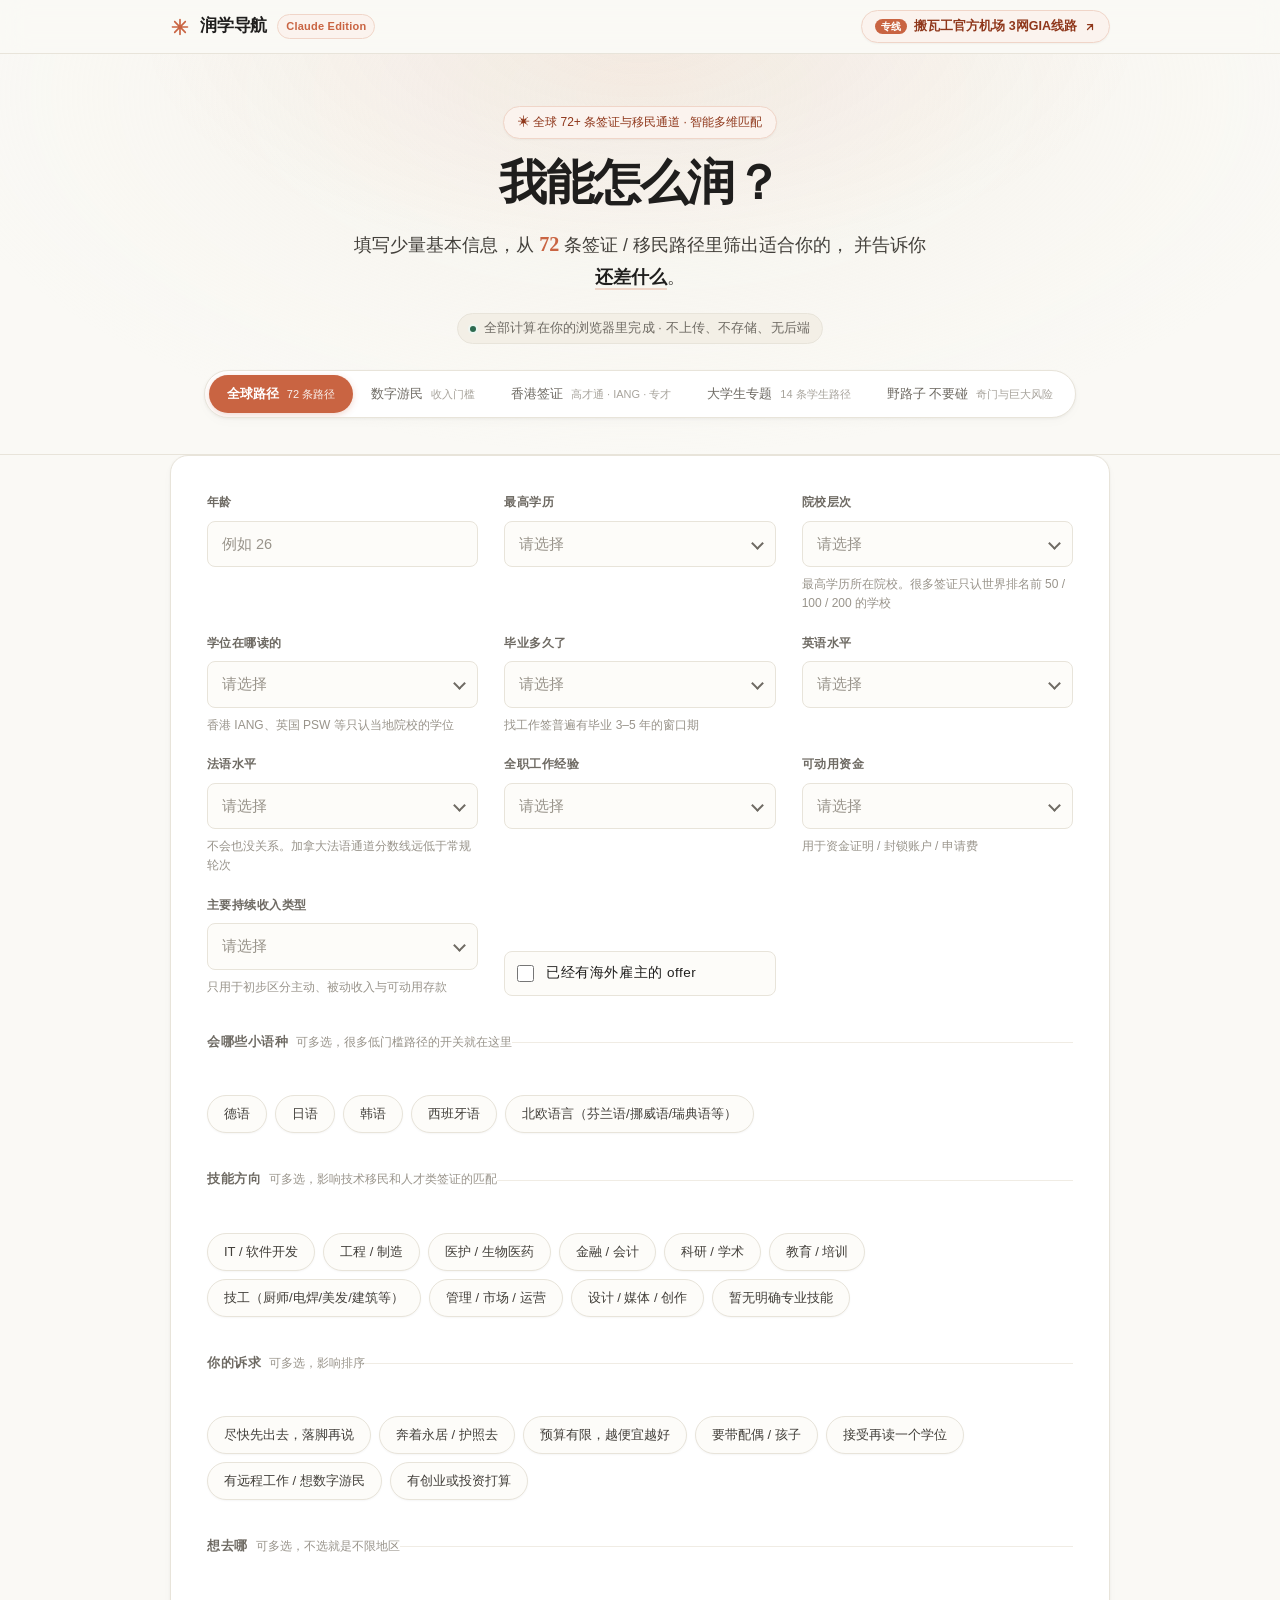
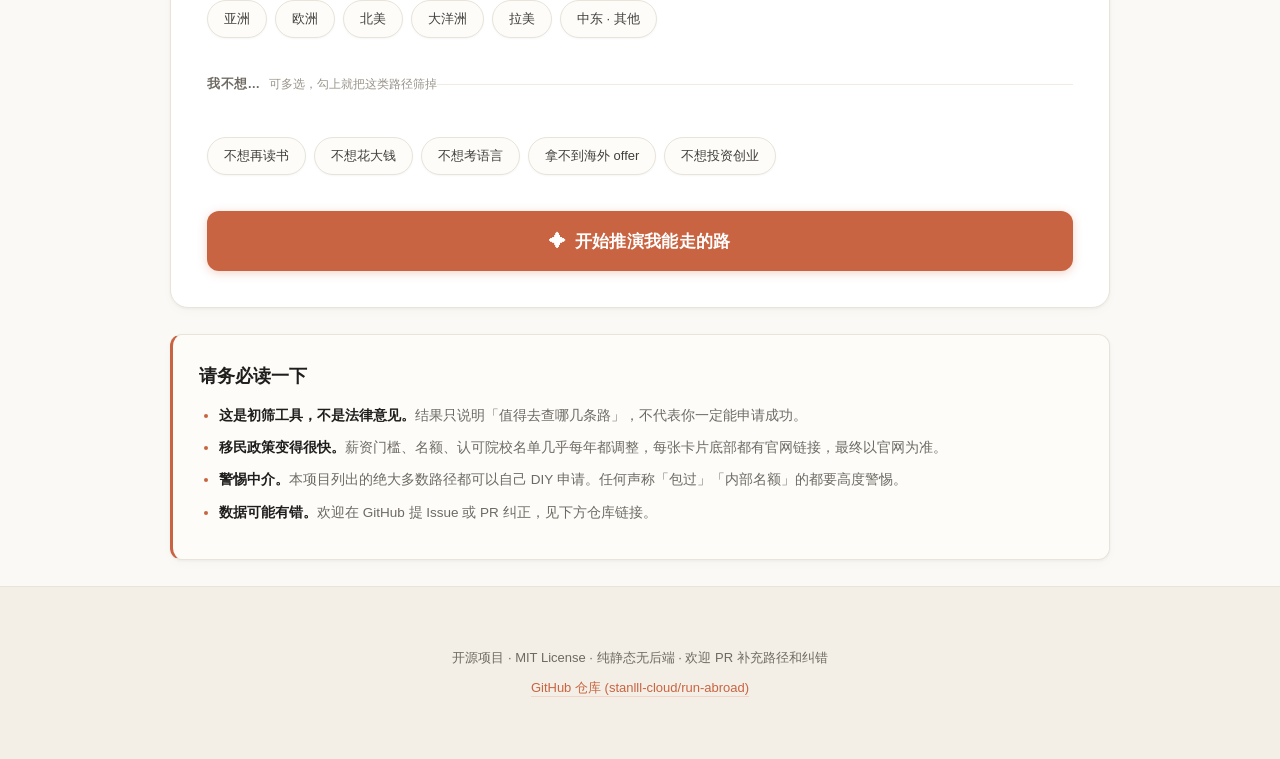
<file: index.html>
<!DOCTYPE html>
<html lang="zh-CN">
<head>
<meta charset="utf-8">
<meta name="viewport" content="width=device-width, initial-scale=1">
<title>润学导航 · 我能怎么出国？</title>
<meta name="description" content="填写年龄、学历、语言、技能，一次性看清自己能走哪些出国路径，以及还差什么。纯静态、开源、不收集任何数据。">
<link rel="stylesheet" href="css/style.css">
</head>
<body>

<aside class="claude-topbar">
  <div class="wrap claude-topbar-inner">
    <a href="index.html" class="claude-brand">
      <svg class="claude-spark" viewBox="0 0 24 24" width="20" height="20" fill="currentColor">
        <path d="M12 2C12.5523 2 13 2.44772 13 3V9.58579L17.6569 4.92893C18.0474 4.53841 18.6805 4.53841 19.0711 4.92893C19.4616 5.31946 19.4616 5.95262 19.0711 6.34315L14.4142 11H21C21.5523 11 22 11.4477 22 12C22 12.5523 21.5523 13 21 13H14.4142L19.0711 17.6569C19.4616 18.0474 19.4616 18.6805 19.0711 19.0711C18.6805 19.4616 18.0474 19.4616 17.6569 19.0711L13 14.4142V21C13 21.5523 12.5523 22 12 22C11.4477 22 11 21.5523 11 21V14.4142L6.34315 19.0711C5.95262 19.4616 5.31946 19.4616 4.92893 19.0711C4.53841 18.6805 4.53841 18.0474 4.92893 17.6569L9.58579 13H3C2.44772 13 2 12.5523 2 12C2 11.4477 2 11 3 11H9.58579L4.92893 6.34315C4.53841 5.95262 4.53841 5.31946 4.92893 4.92893C5.31946 4.53841 5.95262 4.53841 6.34315 4.92893L11 9.58579V3C11 2.44772 11.4477 2 12 2Z"/>
      </svg>
      <span class="claude-brand-title">润学导航</span>
      <span class="claude-badge-pill">Claude Edition</span>
    </a>
    <div class="claude-top-actions">
      <a href="https://justmysocks.net/members/aff.php?aff=39372" target="_blank" rel="noopener noreferrer" class="claude-ad-btn" title="搬瓦工官方机场 3网GIA线路">
        <span class="claude-ad-badge">专线</span>
        <span>搬瓦工官方机场 3网GIA线路</span>
        <svg width="12" height="12" viewBox="0 0 24 24" fill="none" stroke="currentColor" stroke-width="2.5" stroke-linecap="round" stroke-linejoin="round">
          <path d="M7 17L17 7M17 7H7M17 7V17"/>
        </svg>
      </a>
    </div>
  </div>
</aside>

<header class="hero">
  <div class="wrap">
    <div class="hero-pill-badge">✳ 全球 72+ 条签证与移民通道 · 智能多维匹配</div>
    <h1>我能怎么润？</h1>
    <p class="lead">
      填写少量基本信息，从 <b id="total">0</b> 条签证 / 移民路径里筛出适合你的，
      并告诉你<strong>还差什么</strong>。
    </p>
    <p class="privacy">全部计算在你的浏览器里完成 · 不上传、不存储、无后端</p>
    <nav class="hero-alt" aria-label="快速前往专题">
      <a class="current" href="index.html" aria-current="page"><span>全球路径</span><small>72 条路径</small></a>
      <a href="nomad.html"><span>数字游民</span><small>收入门槛</small></a>
      <a href="hk.html"><span>香港签证</span><small>高才通 · IANG · 专才</small></a>
      <a href="student.html"><span>大学生专题</span><small>14 条学生路径</small></a>
      <a href="wild.html"><span>野路子 不要碰</span><small>奇门与巨大风险</small></a>
    </nav>
  </div>
</header>

<main class="wrap">

  <form id="form" class="panel">
    <div class="grid">
      <label class="field">
        <span>年龄</span>
        <input type="number" id="age" min="15" max="80" placeholder="例如 26" required>
      </label>

      <label class="field">
        <span>最高学历</span>
        <select id="degree" required></select>
      </label>

      <label class="field">
        <span>院校层次</span>
        <select id="uniRank" required></select>
        <small>最高学历所在院校。很多签证只认世界排名前 50 / 100 / 200 的学校</small>
      </label>

      <label class="field" id="ugRankField" hidden>
        <span>本科院校层次</span>
        <select id="ugRank"></select>
        <small>香港高才通 B / C 类只看本科院校，硕博院校不算</small>
      </label>

      <label class="field">
        <span>学位在哪读的</span>
        <select id="studyLoc" required></select>
        <small>香港 IANG、英国 PSW 等只认当地院校的学位</small>
      </label>

      <label class="field">
        <span>毕业多久了</span>
        <select id="gradYears" required></select>
        <small>找工作签普遍有毕业 3–5 年的窗口期</small>
      </label>

      <label class="field">
        <span>英语水平</span>
        <select id="english" required></select>
      </label>

      <label class="field">
        <span>法语水平</span>
        <select id="french" required></select>
        <small>不会也没关系。加拿大法语通道分数线远低于常规轮次</small>
      </label>

      <label class="field">
        <span>全职工作经验</span>
        <select id="workExp" required></select>
      </label>

      <label class="field">
        <span>可动用资金</span>
        <select id="funds" required></select>
        <small>用于资金证明 / 封锁账户 / 申请费</small>
      </label>

      <label class="field">
        <span>主要持续收入类型</span>
        <select id="incomeType" required></select>
        <small>只用于初步区分主动、被动收入与可动用存款</small>
      </label>

      <label class="field" id="remoteAbroadField" hidden>
        <span>当前工作能否长期在境外完成</span>
        <select id="remoteAbroad" disabled></select>
      </label>

      <label class="field" id="activeIncomeField" hidden>
        <span>可持续的主动月收入</span>
        <select id="activeIncome" disabled></select>
        <small>税前粗略档位即可</small>
      </label>

      <label class="field" id="primaryIncomeCountryField" hidden>
        <span>主要收入来源国家 / 地区</span>
        <select id="primaryIncomeCountry" disabled></select>
        <small>按主要雇主或客户所在地选择</small>
      </label>

      <label class="field" id="passiveIncomeField" hidden>
        <span>可持续的被动月收入</span>
        <select id="passiveIncome" disabled></select>
        <small>如房租、养老金、分红或利息</small>
      </label>

      <label class="field checkbox">
        <input type="checkbox" id="hasOffer">
        <span>已经有海外雇主的 offer</span>
      </label>
    </div>

    <fieldset>
      <legend>会哪些小语种<em>可多选，很多低门槛路径的开关就在这里</em></legend>
      <div id="langs" class="chips"></div>
    </fieldset>

    <fieldset>
      <legend>技能方向<em>可多选，影响技术移民和人才类签证的匹配</em></legend>
      <div id="skills" class="chips"></div>
    </fieldset>

    <fieldset>
      <legend>你的诉求<em>可多选，影响排序</em></legend>
      <div id="goals" class="chips"></div>
    </fieldset>

    <fieldset>
      <legend>想去哪<em>可多选，不选就是不限地区</em></legend>
      <div id="regions" class="chips"></div>
    </fieldset>

    <fieldset>
      <legend>我不想…<em>可多选，勾上就把这类路径筛掉</em></legend>
      <div id="excludes" class="chips"></div>
    </fieldset>

    <button type="submit" class="primary">
      <span>✦</span>
      <span>开始推演我能走的路</span>
    </button>
  </form>

  <div id="results" hidden>
    <div id="summary" class="panel summary"></div>

    <div class="filterbar">
      <label class="switch">
        <input type="checkbox" id="onlyDeveloped">
        <span>只看发达国家 / 地区</span>
      </label>
      <span id="filterNote" class="filter-note"></span>
      <button id="copyLink" class="ghost">复制结果链接</button>
    </div>

    <div id="groups"></div>
  </div>

  <section class="panel disclaimer">
    <h2>请务必读一下</h2>
    <ul>
      <li><b>这是初筛工具，不是法律意见。</b>结果只说明「值得去查哪几条路」，不代表你一定能申请成功。</li>
      <li><b>移民政策变得很快。</b>薪资门槛、名额、认可院校名单几乎每年都调整，每张卡片底部都有官网链接，最终以官网为准。</li>
      <li><b>警惕中介。</b>本项目列出的绝大多数路径都可以自己 DIY 申请。任何声称「包过」「内部名额」的都要高度警惕。</li>
      <li><b>数据可能有错。</b>欢迎在 GitHub 提 Issue 或 PR 纠正，见下方仓库链接。</li>
    </ul>
  </section>

</main>

<footer>
  <div class="wrap">
    <p>开源项目 · MIT License · 纯静态无后端 · 欢迎 PR 补充路径和纠错</p>
    <p><a href="https://github.com/stanlll-cloud/run-abroad" target="_blank" rel="noopener noreferrer">GitHub 仓库 (stanlll-cloud/run-abroad)</a></p>
  </div>
</footer>

<script src="js/data.js"></script>
<script src="js/engine.js"></script>
<script src="js/app.js"></script>
</body>
</html>
</file>
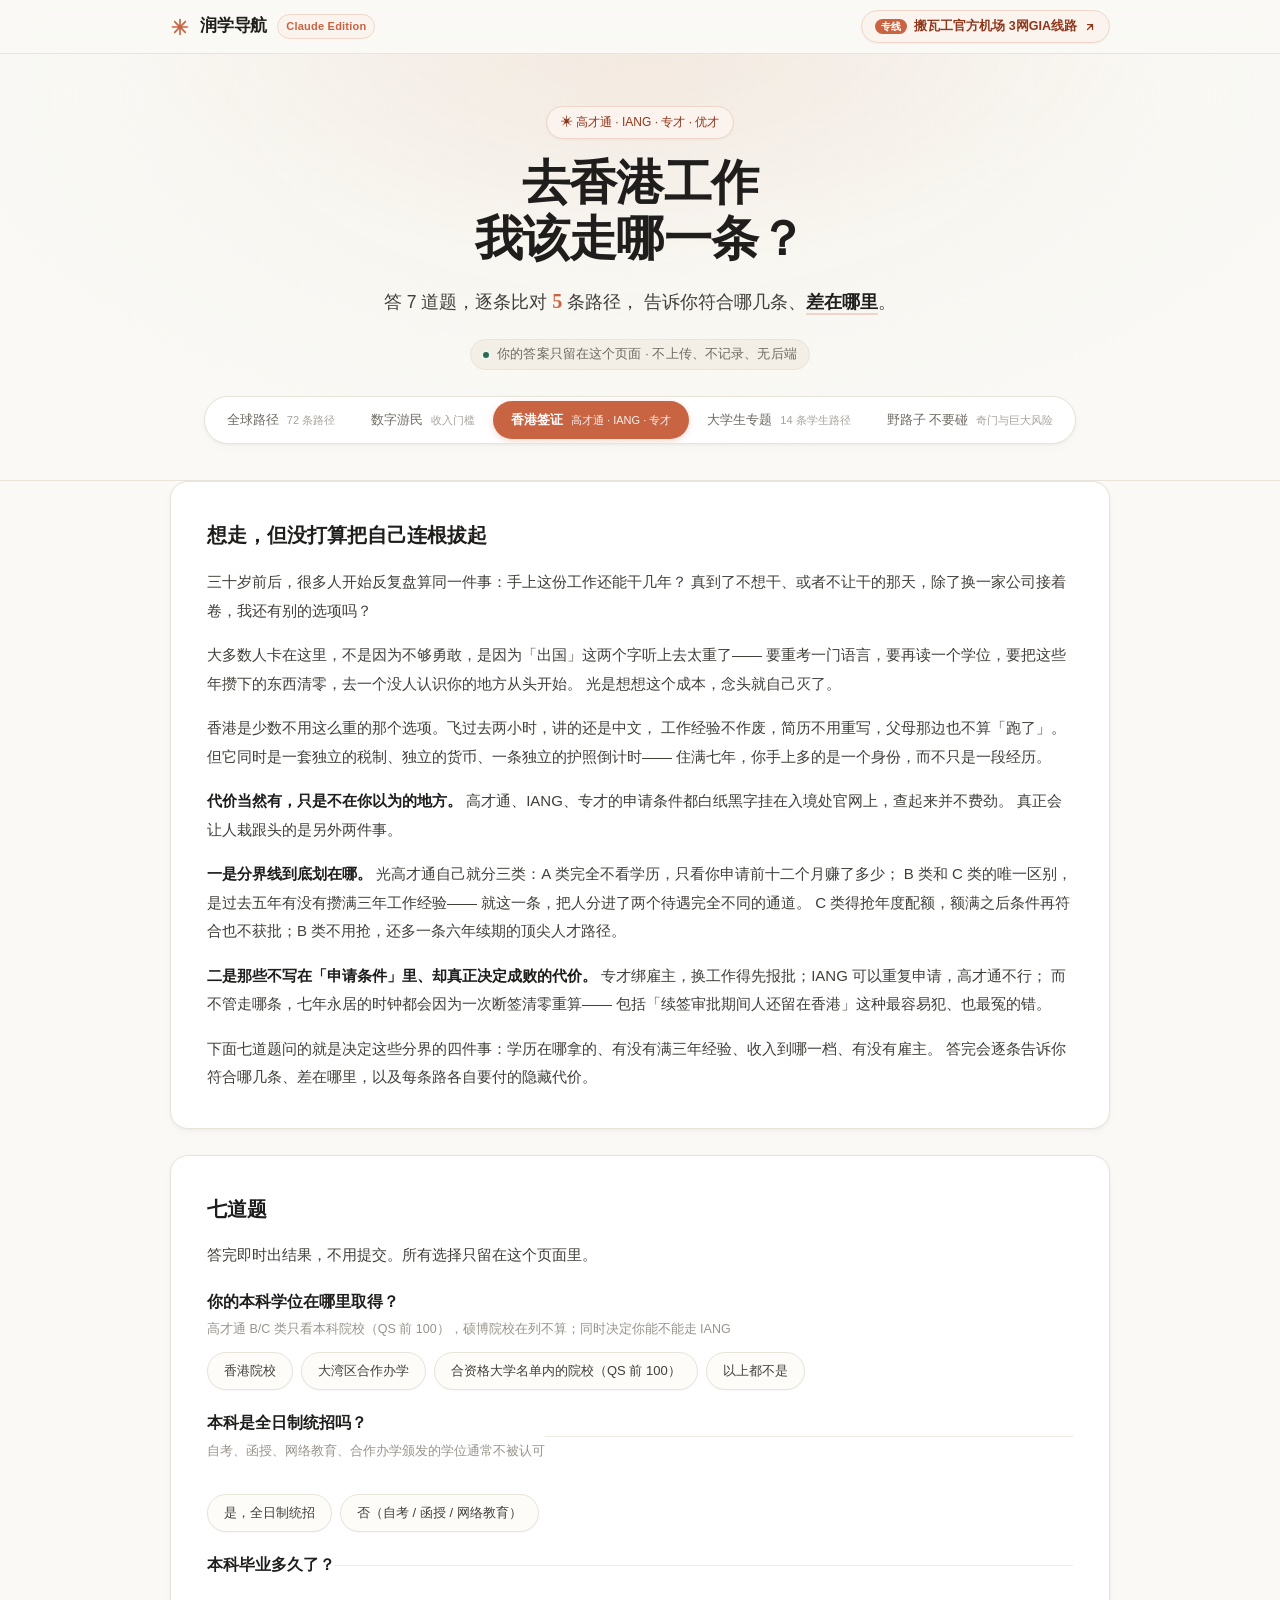
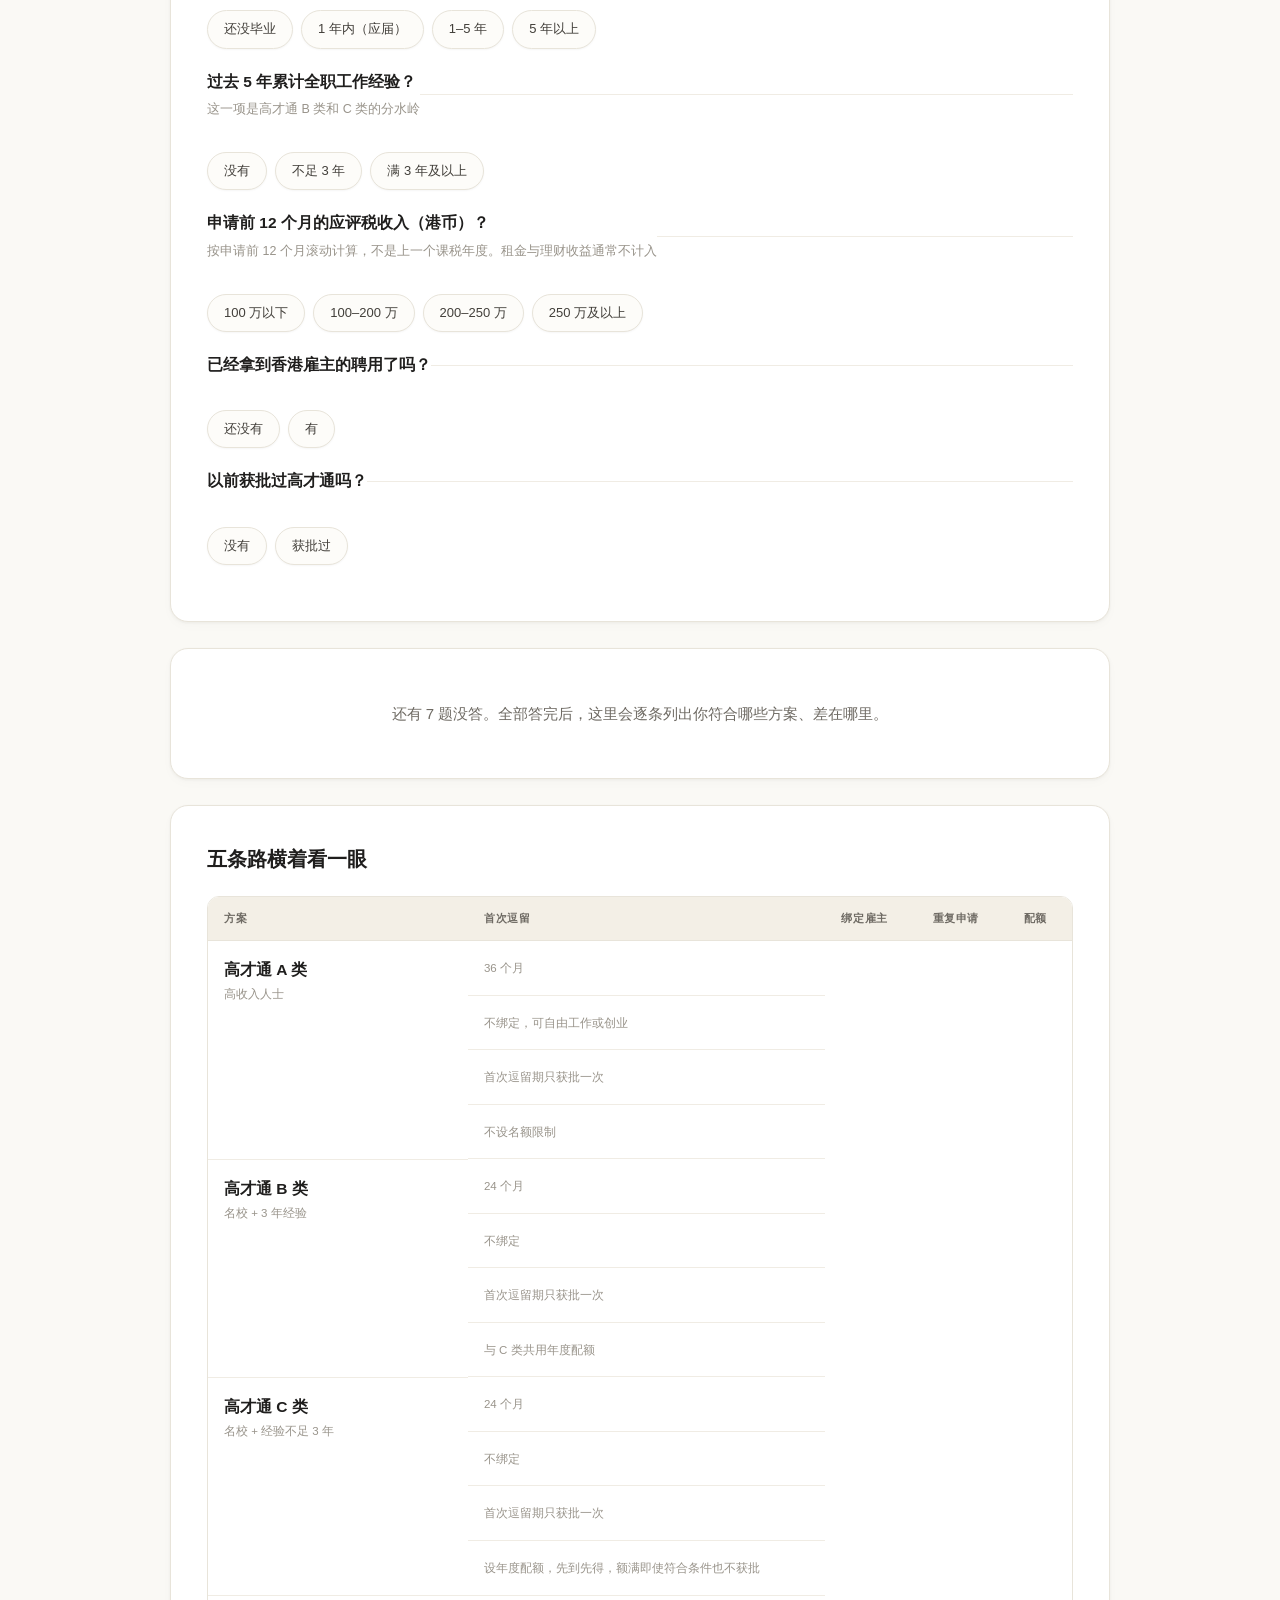
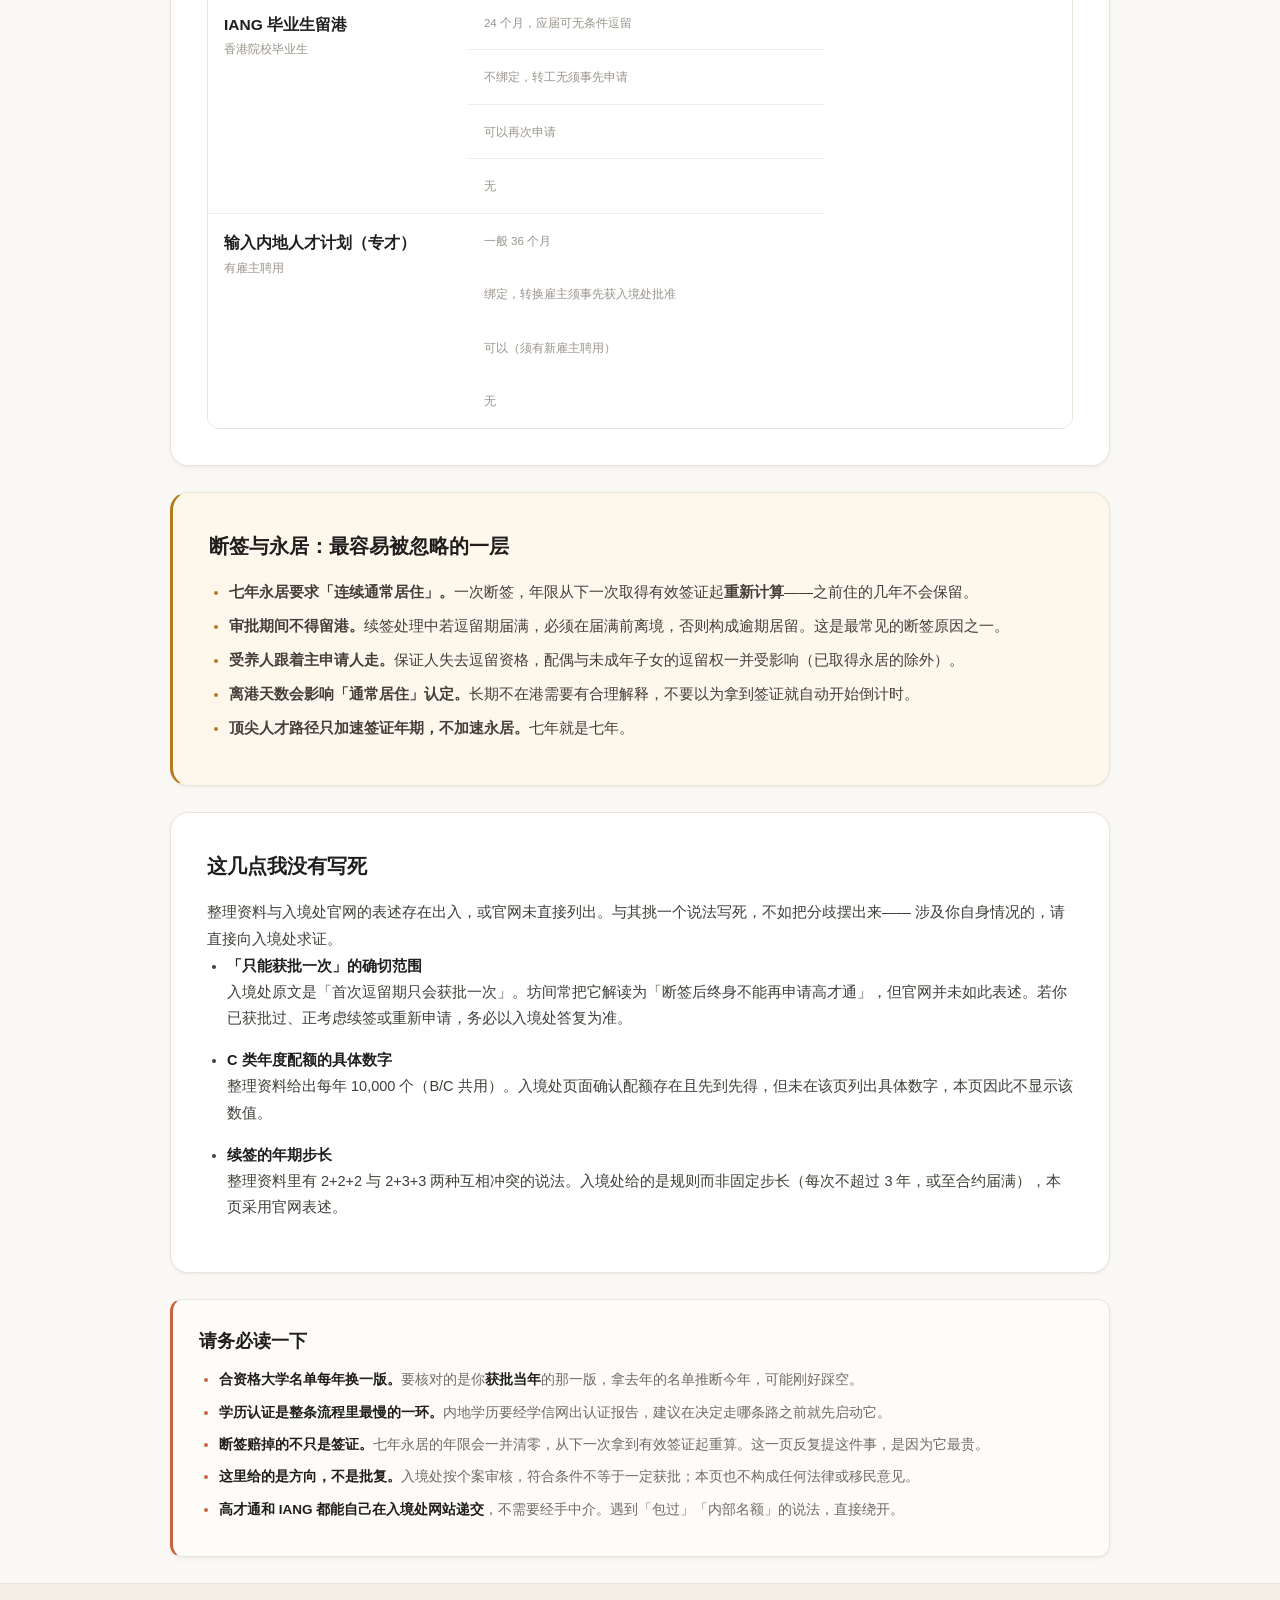
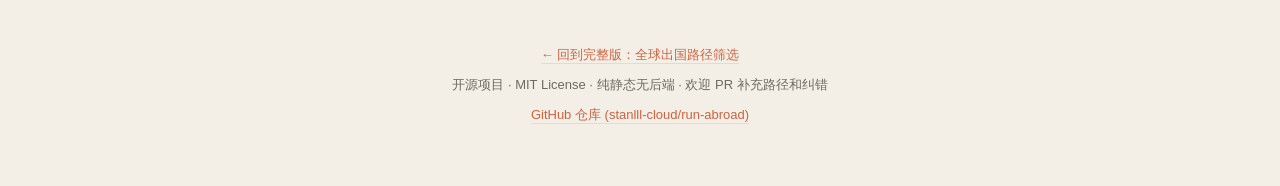
<file: hk.html>
<!DOCTYPE html>
<html lang="zh-CN">
<head>
<meta charset="utf-8">
<meta name="viewport" content="width=device-width, initial-scale=1">
<title>香港工作签证 · 我该走哪一条？</title>
<meta name="description" content="答 7 道题，逐条比对高才通 A/B/C、IANG、专才五条路径，告诉你符合哪几条、差在哪里。纯静态、开源、不收集任何数据。">
<link rel="stylesheet" href="css/style.css">
</head>
<body>

<aside class="claude-topbar">
  <div class="wrap claude-topbar-inner">
    <a href="index.html" class="claude-brand">
      <svg class="claude-spark" viewBox="0 0 24 24" width="20" height="20" fill="currentColor">
        <path d="M12 2C12.5523 2 13 2.44772 13 3V9.58579L17.6569 4.92893C18.0474 4.53841 18.6805 4.53841 19.0711 4.92893C19.4616 5.31946 19.4616 5.95262 19.0711 6.34315L14.4142 11H21C21.5523 11 22 11.4477 22 12C22 12.5523 21.5523 13 21 13H14.4142L19.0711 17.6569C19.4616 18.0474 19.4616 18.6805 19.0711 19.0711C18.6805 19.4616 18.0474 19.4616 17.6569 19.0711L13 14.4142V21C13 21.5523 12.5523 22 12 22C11.4477 22 11 21.5523 11 21V14.4142L6.34315 19.0711C5.95262 19.4616 5.31946 19.4616 4.92893 19.0711C4.53841 18.6805 4.53841 18.0474 4.92893 17.6569L9.58579 13H3C2.44772 13 2 12.5523 2 12C2 11.4477 2 11 3 11H9.58579L4.92893 6.34315C4.53841 5.95262 4.53841 5.31946 4.92893 4.92893C5.31946 4.53841 5.95262 4.53841 6.34315 4.92893L11 9.58579V3C11 2.44772 11.4477 2 12 2Z"/>
      </svg>
      <span class="claude-brand-title">润学导航</span>
      <span class="claude-badge-pill">Claude Edition</span>
    </a>
    <div class="claude-top-actions">
      <a href="https://justmysocks.net/members/aff.php?aff=39372" target="_blank" rel="noopener noreferrer" class="claude-ad-btn" title="搬瓦工官方机场 3网GIA线路">
        <span class="claude-ad-badge">专线</span>
        <span>搬瓦工官方机场 3网GIA线路</span>
        <svg width="12" height="12" viewBox="0 0 24 24" fill="none" stroke="currentColor" stroke-width="2.5" stroke-linecap="round" stroke-linejoin="round">
          <path d="M7 17L17 7M17 7H7M17 7V17"/>
        </svg>
      </a>
    </div>
  </div>
</aside>

<header class="hero">
  <div class="wrap">
    <div class="hero-pill-badge">✳ 高才通 · IANG · 专才 · 优才</div>
    <h1>去香港工作<br>我该走哪一条？</h1>
    <p class="lead">
      答 7 道题，逐条比对 <b id="schemeCount">0</b> 条路径，
      告诉你符合哪几条、<strong>差在哪里</strong>。
    </p>
    <p class="privacy">你的答案只留在这个页面 · 不上传、不记录、无后端</p>
    <nav class="hero-alt" aria-label="快速前往专题">
      <a href="index.html"><span>全球路径</span><small>72 条路径</small></a>
      <a href="nomad.html"><span>数字游民</span><small>收入门槛</small></a>
      <a class="current" href="hk.html" aria-current="page"><span>香港签证</span><small>高才通 · IANG · 专才</small></a>
      <a href="student.html"><span>大学生专题</span><small>14 条学生路径</small></a>
      <a href="wild.html"><span>野路子 不要碰</span><small>奇门与巨大风险</small></a>
    </nav>
  </div>
</header>

<main class="wrap">

  <section class="panel d-block">
    <h2>想走，但没打算把自己连根拔起</h2>
    <div class="prose">
      <p>
        三十岁前后，很多人开始反复盘算同一件事：手上这份工作还能干几年？
        真到了不想干、或者不让干的那天，除了换一家公司接着卷，我还有别的选项吗？
      </p>
      <p>
        大多数人卡在这里，不是因为不够勇敢，是因为「出国」这两个字听上去太重了——
        要重考一门语言，要再读一个学位，要把这些年攒下的东西清零，去一个没人认识你的地方从头开始。
        光是想想这个成本，念头就自己灭了。
      </p>
      <p>
        香港是少数不用这么重的那个选项。飞过去两小时，讲的还是中文，
        工作经验不作废，简历不用重写，父母那边也不算「跑了」。
        但它同时是一套独立的税制、独立的货币、一条独立的护照倒计时——
        住满七年，你手上多的是一个身份，而不只是一段经历。
      </p>
      <p>
        <strong>代价当然有，只是不在你以为的地方。</strong>
        高才通、IANG、专才的申请条件都白纸黑字挂在入境处官网上，查起来并不费劲。
        真正会让人栽跟头的是另外两件事。
      </p>
      <p>
        <strong>一是分界线到底划在哪。</strong>
        光高才通自己就分三类：A 类完全不看学历，只看你申请前十二个月赚了多少；
        B 类和 C 类的唯一区别，是过去五年有没有攒满三年工作经验——
        就这一条，把人分进了两个待遇完全不同的通道。
        C 类得抢年度配额，额满之后条件再符合也不获批；B 类不用抢，还多一条六年续期的顶尖人才路径。
      </p>
      <p>
        <strong>二是那些不写在「申请条件」里、却真正决定成败的代价。</strong>
        专才绑雇主，换工作得先报批；IANG 可以重复申请，高才通不行；
        而不管走哪条，七年永居的时钟都会因为一次断签清零重算——
        包括「续签审批期间人还留在香港」这种最容易犯、也最冤的错。
      </p>
      <p>
        下面七道题问的就是决定这些分界的四件事：学历在哪拿的、有没有满三年经验、收入到哪一档、有没有雇主。
        答完会逐条告诉你符合哪几条、差在哪里，以及每条路各自要付的隐藏代价。
      </p>
    </div>
  </section>

  <section class="panel d-block">
    <h2>七道题</h2>
    <p class="notes">答完即时出结果，不用提交。所有选择只留在这个页面里。</p>
    <div id="quiz" class="hk-quiz"></div>
  </section>

  <div id="result"></div>

  <section class="panel d-block">
    <h2>五条路横着看一眼</h2>
    <div class="table-scroll">
      <table class="cmp" id="cmp"></table>
    </div>
  </section>

  <section class="panel d-block d-warn">
    <h2>断签与永居：最容易被忽略的一层</h2>
    <ul class="d-list">
      <li><b>七年永居要求「连续通常居住」。</b>一次断签，年限从下一次取得有效签证起<b>重新计算</b>——之前住的几年不会保留。</li>
      <li><b>审批期间不得留港。</b>续签处理中若逗留期届满，必须在届满前离境，否则构成逾期居留。这是最常见的断签原因之一。</li>
      <li><b>受养人跟着主申请人走。</b>保证人失去逗留资格，配偶与未成年子女的逗留权一并受影响（已取得永居的除外）。</li>
      <li><b>离港天数会影响「通常居住」认定。</b>长期不在港需要有合理解释，不要以为拿到签证就自动开始倒计时。</li>
      <li><b>顶尖人才路径只加速签证年期，不加速永居。</b>七年就是七年。</li>
    </ul>
  </section>

  <section class="panel d-block">
    <h2>这几点我没有写死</h2>
    <p class="notes">
      整理资料与入境处官网的表述存在出入，或官网未直接列出。与其挑一个说法写死，不如把分歧摆出来——
      涉及你自身情况的，请直接向入境处求证。
    </p>
    <ul class="d-list hk-uncertain" id="uncertain"></ul>
  </section>

  <section class="panel disclaimer">
    <h2>请务必读一下</h2>
    <ul>
      <li><b>合资格大学名单每年换一版。</b>要核对的是你<b>获批当年</b>的那一版，拿去年的名单推断今年，可能刚好踩空。</li>
      <li><b>学历认证是整条流程里最慢的一环。</b>内地学历要经学信网出认证报告，建议在决定走哪条路之前就先启动它。</li>
      <li><b>断签赔掉的不只是签证。</b>七年永居的年限会一并清零，从下一次拿到有效签证起重算。这一页反复提这件事，是因为它最贵。</li>
      <li><b>这里给的是方向，不是批复。</b>入境处按个案审核，符合条件不等于一定获批；本页也不构成任何法律或移民意见。</li>
      <li><b>高才通和 IANG 都能自己在入境处网站递交</b>，不需要经手中介。遇到「包过」「内部名额」的说法，直接绕开。</li>
    </ul>
  </section>

</main>

<footer>
  <div class="wrap">
    <p><a href="index.html">← 回到完整版：全球出国路径筛选</a></p>
    <p>开源项目 · MIT License · 纯静态无后端 · 欢迎 PR 补充路径和纠错</p>
    <p><a href="https://github.com/stanlll-cloud/run-abroad" target="_blank" rel="noopener noreferrer">GitHub 仓库 (stanlll-cloud/run-abroad)</a></p>
  </div>
</footer>

<script src="js/data.js"></script>
<script src="js/engine.js"></script>
<script src="js/hk-data.js"></script>
<script src="js/hk.js"></script>
</body>
</html>
</file>
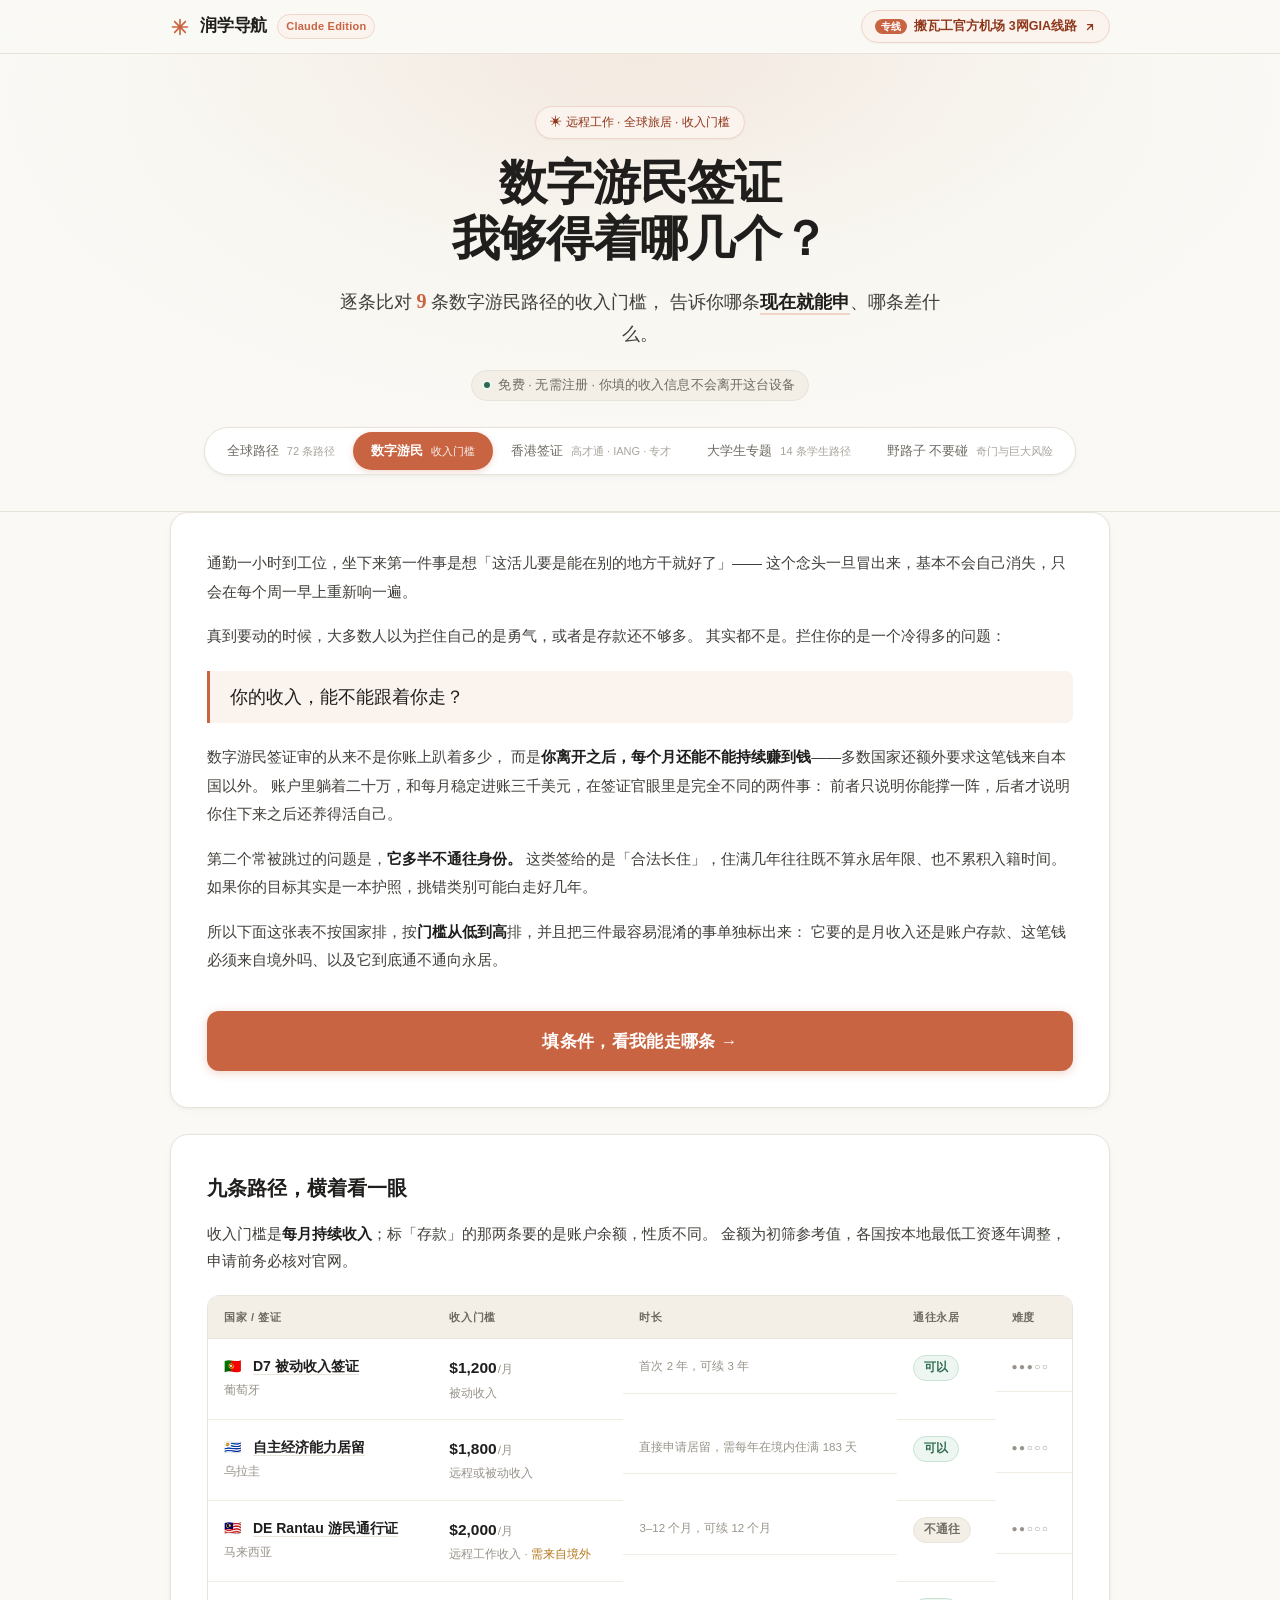
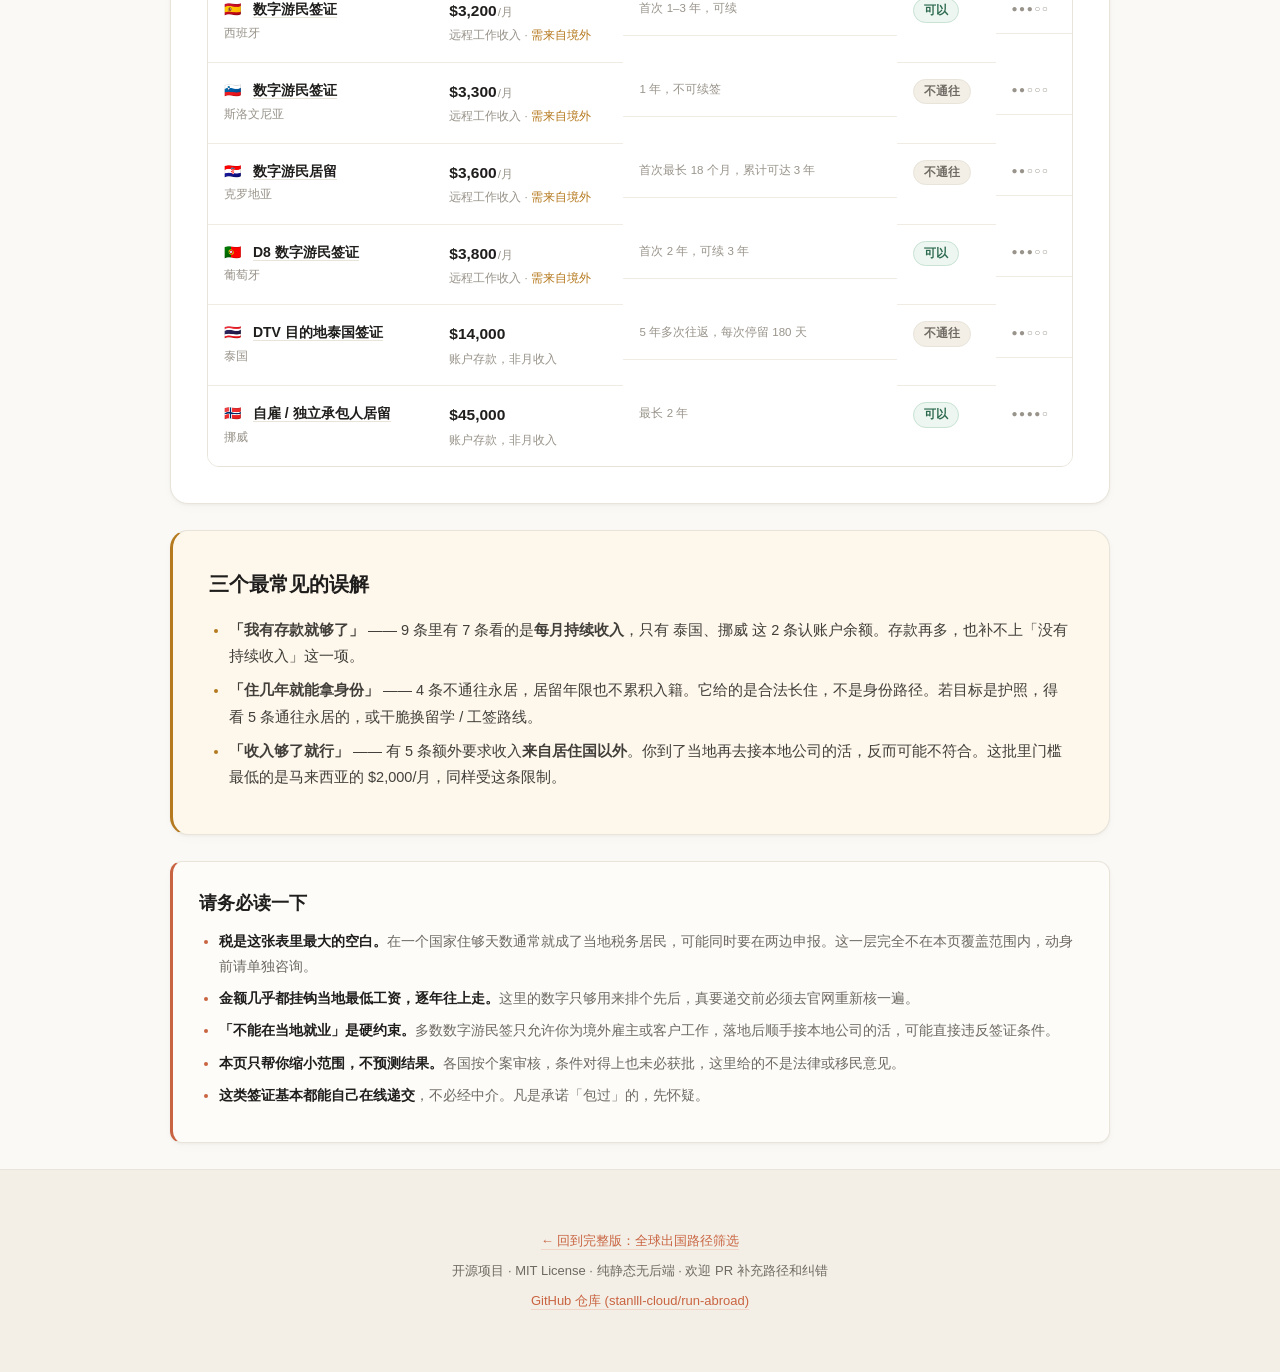
<file: nomad.html>
<!DOCTYPE html>
<html lang="zh-CN">
<head>
<meta charset="utf-8">
<meta name="viewport" content="width=device-width, initial-scale=1">
<title>数字游民签证 · 我够得着哪几个？</title>
<meta name="description" content="把你的收入类型、能否远程、月收入档位代进去，逐条比对数字游民签证的门槛，告诉你哪条能走、哪条差什么。纯静态、开源、不收集任何数据。">
<link rel="stylesheet" href="css/style.css">
</head>
<body>

<aside class="claude-topbar">
  <div class="wrap claude-topbar-inner">
    <a href="index.html" class="claude-brand">
      <svg class="claude-spark" viewBox="0 0 24 24" width="20" height="20" fill="currentColor">
        <path d="M12 2C12.5523 2 13 2.44772 13 3V9.58579L17.6569 4.92893C18.0474 4.53841 18.6805 4.53841 19.0711 4.92893C19.4616 5.31946 19.4616 5.95262 19.0711 6.34315L14.4142 11H21C21.5523 11 22 11.4477 22 12C22 12.5523 21.5523 13 21 13H14.4142L19.0711 17.6569C19.4616 18.0474 19.4616 18.6805 19.0711 19.0711C18.6805 19.4616 18.0474 19.4616 17.6569 19.0711L13 14.4142V21C13 21.5523 12.5523 22 12 22C11.4477 22 11 21.5523 11 21V14.4142L6.34315 19.0711C5.95262 19.4616 5.31946 19.4616 4.92893 19.0711C4.53841 18.6805 4.53841 18.0474 4.92893 17.6569L9.58579 13H3C2.44772 13 2 12.5523 2 12C2 11.4477 2 11 3 11H9.58579L4.92893 6.34315C4.53841 5.95262 4.53841 5.31946 4.92893 4.92893C5.31946 4.53841 5.95262 4.53841 6.34315 4.92893L11 9.58579V3C11 2.44772 11.4477 2 12 2Z"/>
      </svg>
      <span class="claude-brand-title">润学导航</span>
      <span class="claude-badge-pill">Claude Edition</span>
    </a>
    <div class="claude-top-actions">
      <a href="https://justmysocks.net/members/aff.php?aff=39372" target="_blank" rel="noopener noreferrer" class="claude-ad-btn" title="搬瓦工官方机场 3网GIA线路">
        <span class="claude-ad-badge">专线</span>
        <span>搬瓦工官方机场 3网GIA线路</span>
        <svg width="12" height="12" viewBox="0 0 24 24" fill="none" stroke="currentColor" stroke-width="2.5" stroke-linecap="round" stroke-linejoin="round">
          <path d="M7 17L17 7M17 7H7M17 7V17"/>
        </svg>
      </a>
    </div>
  </div>
</aside>

<header class="hero">
  <div class="wrap">
    <div class="hero-pill-badge">✳ 远程工作 · 全球旅居 · 收入门槛</div>
    <h1>数字游民签证<br>我够得着哪几个？</h1>
    <p class="lead">
      逐条比对 <b id="nomadCount">0</b> 条数字游民路径的收入门槛，
      告诉你哪条<strong>现在就能申</strong>、哪条差什么。
    </p>
    <p class="privacy">免费 · 无需注册 · 你填的收入信息不会离开这台设备</p>
    <nav class="hero-alt" aria-label="快速前往专题">
      <a href="index.html"><span>全球路径</span><small>72 条路径</small></a>
      <a class="current" href="nomad.html" aria-current="page"><span>数字游民</span><small>收入门槛</small></a>
      <a href="hk.html"><span>香港签证</span><small>高才通 · IANG · 专才</small></a>
      <a href="student.html"><span>大学生专题</span><small>14 条学生路径</small></a>
      <a href="wild.html"><span>野路子 不要碰</span><small>奇门与巨大风险</small></a>
    </nav>
  </div>
</header>

<main class="wrap">
  <section class="panel d-block">
    <div class="prose">
      <p>
        通勤一小时到工位，坐下来第一件事是想「这活儿要是能在别的地方干就好了」——
        这个念头一旦冒出来，基本不会自己消失，只会在每个周一早上重新响一遍。
      </p>
      <p>
        真到要动的时候，大多数人以为拦住自己的是勇气，或者是存款还不够多。
        其实都不是。拦住你的是一个冷得多的问题：
      </p>
      <blockquote>你的收入，能不能跟着你走？</blockquote>
      <p>
        数字游民签证审的从来不是你账上趴着多少，
        而是<strong>你离开之后，每个月还能不能持续赚到钱</strong>——多数国家还额外要求这笔钱来自本国以外。
        账户里躺着二十万，和每月稳定进账三千美元，在签证官眼里是完全不同的两件事：
        前者只说明你能撑一阵，后者才说明你住下来之后还养得活自己。
      </p>
      <p>
        第二个常被跳过的问题是，<strong>它多半不通往身份。</strong>
        这类签给的是「合法长住」，住满几年往往既不算永居年限、也不累积入籍时间。
        如果你的目标其实是一本护照，挑错类别可能白走好几年。
      </p>
      <p>
        所以下面这张表不按国家排，按<strong>门槛从低到高</strong>排，并且把三件最容易混淆的事单独标出来：
        它要的是月收入还是账户存款、这笔钱必须来自境外吗、以及它到底通不通向永居。
      </p>
    </div>
    <a class="primary btn-link" href="index.html?t=remote#form">填条件，看我能走哪条 →</a>
  </section>

  <section class="panel d-block">
    <h2>九条路径，横着看一眼</h2>
    <p class="notes">
      收入门槛是<strong>每月持续收入</strong>；标「存款」的那两条要的是账户余额，性质不同。
      金额为初筛参考值，各国按本地最低工资逐年调整，申请前务必核对官网。
    </p>
    <div class="table-scroll">
      <table class="cmp" id="cmp"></table>
    </div>
  </section>

  <section class="panel d-block d-warn">
    <h2>三个最常见的误解</h2>
    <ul class="d-list" id="myths"></ul>
  </section>

  <section class="panel disclaimer">
    <h2>请务必读一下</h2>
    <ul>
      <li><b>税是这张表里最大的空白。</b>在一个国家住够天数通常就成了当地税务居民，可能同时要在两边申报。这一层完全不在本页覆盖范围内，动身前请单独咨询。</li>
      <li><b>金额几乎都挂钩当地最低工资，逐年往上走。</b>这里的数字只够用来排个先后，真要递交前必须去官网重新核一遍。</li>
      <li><b>「不能在当地就业」是硬约束。</b>多数数字游民签只允许你为境外雇主或客户工作，落地后顺手接本地公司的活，可能直接违反签证条件。</li>
      <li><b>本页只帮你缩小范围，不预测结果。</b>各国按个案审核，条件对得上也未必获批，这里给的不是法律或移民意见。</li>
      <li><b>这类签证基本都能自己在线递交</b>，不必经中介。凡是承诺「包过」的，先怀疑。</li>
    </ul>
  </section>

</main>

<footer>
  <div class="wrap">
    <p><a href="index.html">← 回到完整版：全球出国路径筛选</a></p>
    <p>开源项目 · MIT License · 纯静态无后端 · 欢迎 PR 补充路径和纠错</p>
    <p><a href="https://github.com/stanlll-cloud/run-abroad" target="_blank" rel="noopener noreferrer">GitHub 仓库 (stanlll-cloud/run-abroad)</a></p>
  </div>
</footer>

<script src="js/data.js"></script>
<script src="js/engine.js"></script>
<script src="js/nomad.js"></script>
</body>
</html>
</file>
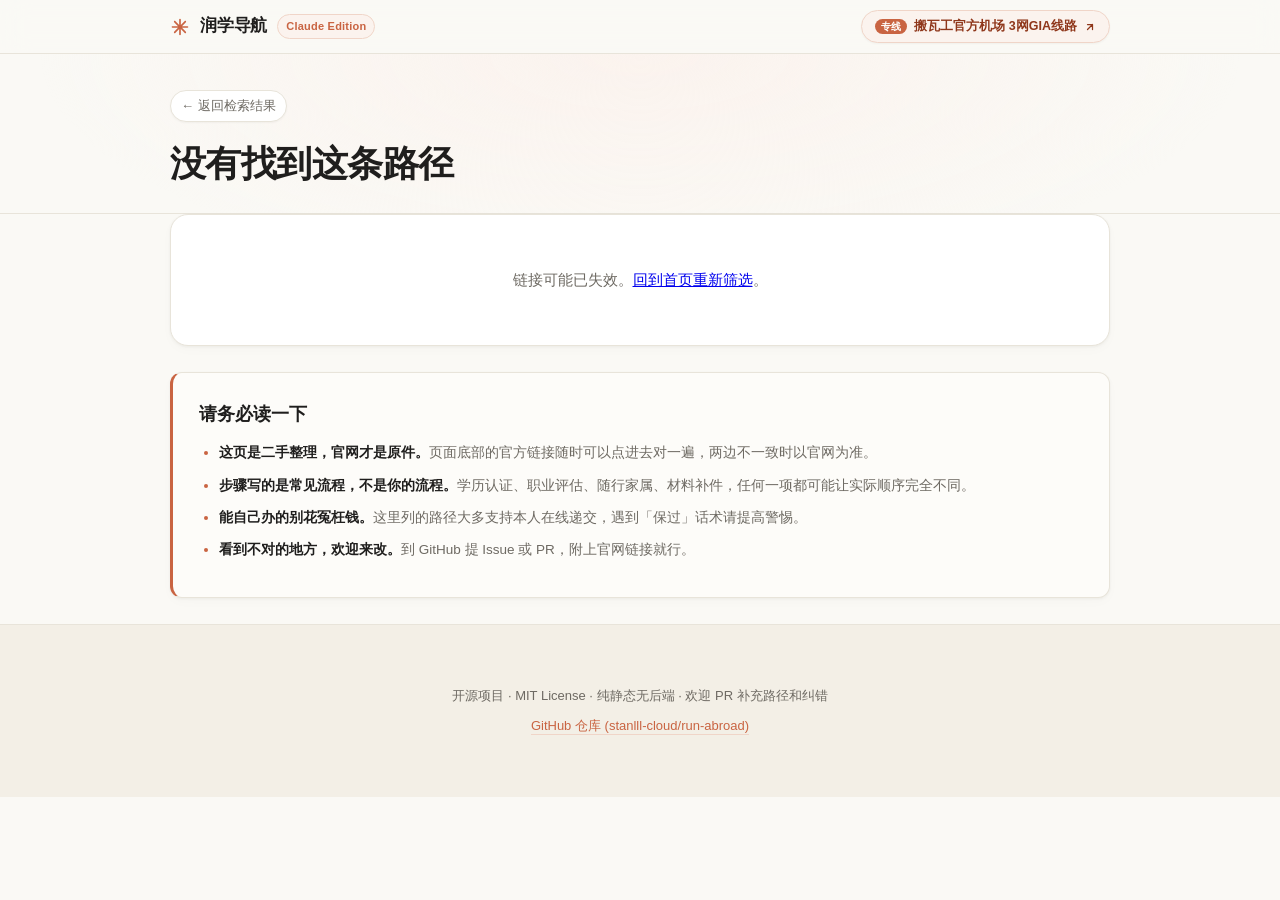
<file: pathway.html>
<!DOCTYPE html>
<html lang="zh-CN">
<head>
<meta charset="utf-8">
<meta name="viewport" content="width=device-width, initial-scale=1">
<title>路径详情 · 润学导航</title>
<meta name="description" content="单条签证 / 移民路径的详细门槛、申请步骤、材料清单与官方链接。">
<link rel="stylesheet" href="css/style.css">
</head>
<body class="detail-page">

<aside class="claude-topbar">
  <div class="wrap claude-topbar-inner">
    <a href="index.html" class="claude-brand">
      <svg class="claude-spark" viewBox="0 0 24 24" width="20" height="20" fill="currentColor">
        <path d="M12 2C12.5523 2 13 2.44772 13 3V9.58579L17.6569 4.92893C18.0474 4.53841 18.6805 4.53841 19.0711 4.92893C19.4616 5.31946 19.4616 5.95262 19.0711 6.34315L14.4142 11H21C21.5523 11 22 11.4477 22 12C22 12.5523 21.5523 13 21 13H14.4142L19.0711 17.6569C19.4616 18.0474 19.4616 18.6805 19.0711 19.0711C18.6805 19.4616 18.0474 19.4616 17.6569 19.0711L13 14.4142V21C13 21.5523 12.5523 22 12 22C11.4477 22 11 21.5523 11 21V14.4142L6.34315 19.0711C5.95262 19.4616 5.31946 19.4616 4.92893 19.0711C4.53841 18.6805 4.53841 18.0474 4.92893 17.6569L9.58579 13H3C2.44772 13 2 12.5523 2 12C2 11.4477 2 11 3 11H9.58579L4.92893 6.34315C4.53841 5.95262 4.53841 5.31946 4.92893 4.92893C5.31946 4.53841 5.95262 4.53841 6.34315 4.92893L11 9.58579V3C11 2.44772 11.4477 2 12 2Z"/>
      </svg>
      <span class="claude-brand-title">润学导航</span>
      <span class="claude-badge-pill">Claude Edition</span>
    </a>
    <div class="claude-top-actions">
      <a href="https://justmysocks.net/members/aff.php?aff=39372" target="_blank" rel="noopener noreferrer" class="claude-ad-btn" title="搬瓦工官方机场 3网GIA线路">
        <span class="claude-ad-badge">专线</span>
        <span>搬瓦工官方机场 3网GIA线路</span>
        <svg width="12" height="12" viewBox="0 0 24 24" fill="none" stroke="currentColor" stroke-width="2.5" stroke-linecap="round" stroke-linejoin="round">
          <path d="M7 17L17 7M17 7H7M17 7V17"/>
        </svg>
      </a>
    </div>
  </div>
</aside>

<header class="detail-head">
  <div class="wrap">
    <a class="back" href="index.html">← 返回检索结果</a>
    <div id="head"></div>
  </div>
</header>

<main class="wrap">
  <div id="body"></div>

  <section class="panel disclaimer">
    <h2>请务必读一下</h2>
    <ul>
      <li><b>这页是二手整理，官网才是原件。</b>页面底部的官方链接随时可以点进去对一遍，两边不一致时以官网为准。</li>
      <li><b>步骤写的是常见流程，不是你的流程。</b>学历认证、职业评估、随行家属、材料补件，任何一项都可能让实际顺序完全不同。</li>
      <li><b>能自己办的别花冤枉钱。</b>这里列的路径大多支持本人在线递交，遇到「保过」话术请提高警惕。</li>
      <li><b>看到不对的地方，欢迎来改。</b>到 GitHub 提 Issue 或 PR，附上官网链接就行。</li>
    </ul>
  </section>
</main>

<footer>
  <div class="wrap">
    <p>开源项目 · MIT License · 纯静态无后端 · 欢迎 PR 补充路径和纠错</p>
    <p><a href="https://github.com/stanlll-cloud/run-abroad" target="_blank" rel="noopener noreferrer">GitHub 仓库 (stanlll-cloud/run-abroad)</a></p>
  </div>
</footer>

<script src="js/data.js"></script>
<script src="js/engine.js"></script>
<script src="js/detail.js"></script>
</body>
</html>
</file>
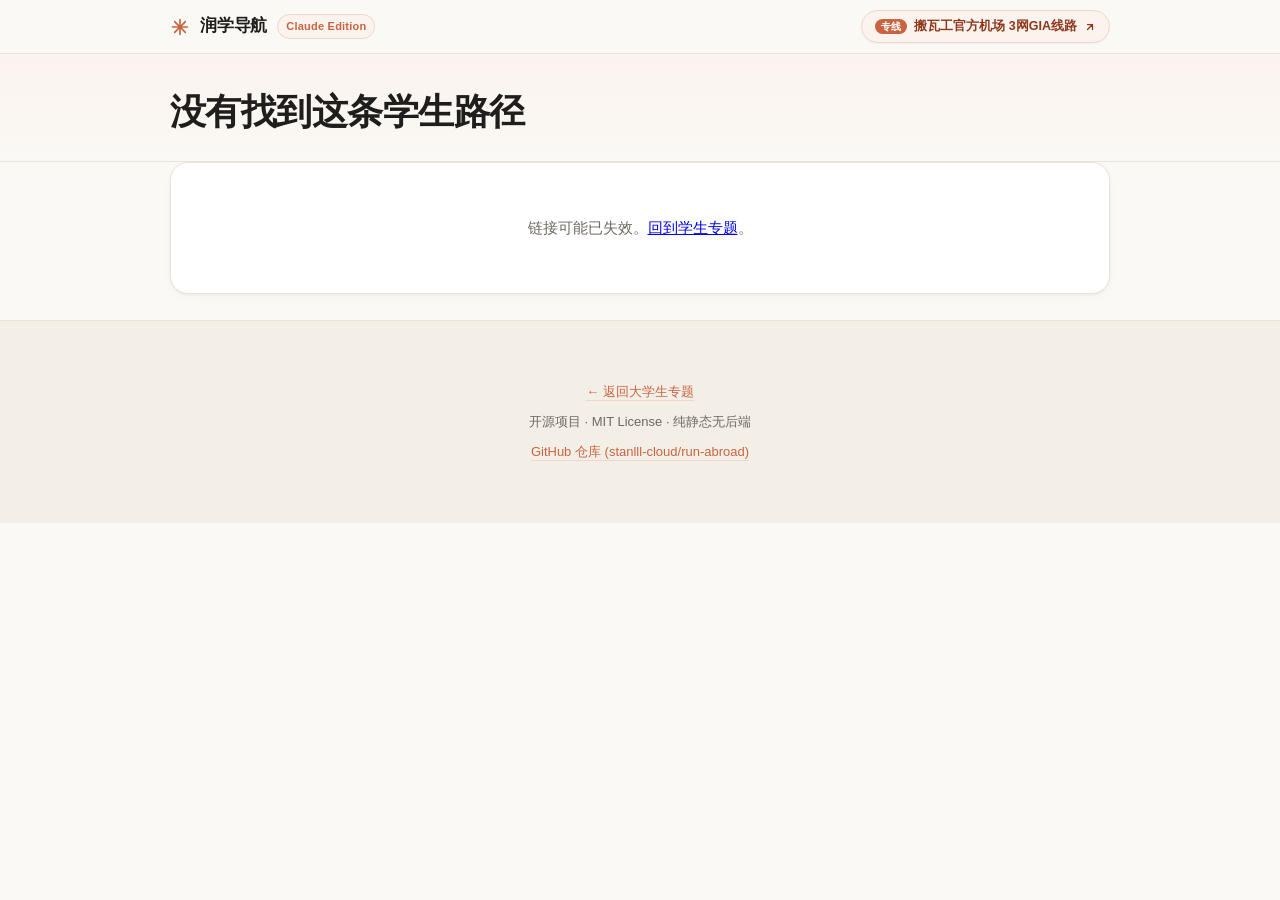
<file: student-pathway.html>
<!DOCTYPE html>
<html lang="zh-CN">
<head>
<meta charset="utf-8">
<meta name="viewport" content="width=device-width, initial-scale=1">
<title>学生路径详情 · 润学导航</title>
<meta name="description" content="大学生出国路径的条件、费用、工作边界、申请步骤与官方来源。">
<link rel="stylesheet" href="css/style.css">
</head>
<body class="detail-page student-detail-page">

<aside class="claude-topbar">
  <div class="wrap claude-topbar-inner">
    <a href="index.html" class="claude-brand">
      <svg class="claude-spark" viewBox="0 0 24 24" width="20" height="20" fill="currentColor">
        <path d="M12 2C12.5523 2 13 2.44772 13 3V9.58579L17.6569 4.92893C18.0474 4.53841 18.6805 4.53841 19.0711 4.92893C19.4616 5.31946 19.4616 5.95262 19.0711 6.34315L14.4142 11H21C21.5523 11 22 11.4477 22 12C22 12.5523 21.5523 13 21 13H14.4142L19.0711 17.6569C19.4616 18.0474 19.4616 18.6805 19.0711 19.0711C18.6805 19.4616 18.0474 19.4616 17.6569 19.0711L13 14.4142V21C13 21.5523 12.5523 22 12 22C11.4477 22 11 21.5523 11 21V14.4142L6.34315 19.0711C5.95262 19.4616 5.31946 19.4616 4.92893 19.0711C4.53841 18.6805 4.53841 18.0474 4.92893 17.6569L9.58579 13H3C2.44772 13 2 12.5523 2 12C2 11.4477 2 11 3 11H9.58579L4.92893 6.34315C4.53841 5.95262 4.53841 5.31946 4.92893 4.92893C5.31946 4.53841 5.95262 4.53841 6.34315 4.92893L11 9.58579V3C11 2.44772 11.4477 2 12 2Z"/>
      </svg>
      <span class="claude-brand-title">润学导航</span>
      <span class="claude-badge-pill">Claude Edition</span>
    </a>
    <div class="claude-top-actions">
      <a href="https://justmysocks.net/members/aff.php?aff=39372" target="_blank" rel="noopener noreferrer" class="claude-ad-btn" title="搬瓦工官方机场 3网GIA线路">
        <span class="claude-ad-badge">专线</span>
        <span>搬瓦工官方机场 3网GIA线路</span>
        <svg width="12" height="12" viewBox="0 0 24 24" fill="none" stroke="currentColor" stroke-width="2.5" stroke-linecap="round" stroke-linejoin="round">
          <path d="M7 17L17 7M17 7H7M17 7V17"/>
        </svg>
      </a>
    </div>
  </div>
</aside>

<header class="detail-head"><div class="wrap" id="head"></div></header>
<main class="wrap" id="body"></main>
<footer><div class="wrap"><p><a href="student.html">← 返回大学生专题</a></p><p>开源项目 · MIT License · 纯静态无后端</p><p><a href="https://github.com/stanlll-cloud/run-abroad" target="_blank" rel="noopener noreferrer">GitHub 仓库 (stanlll-cloud/run-abroad)</a></p></div></footer>
<script src="js/student-data.js"></script>
<script src="js/student-guides.js"></script>
<script src="js/student-detail.js"></script>
</body>
</html>
</file>
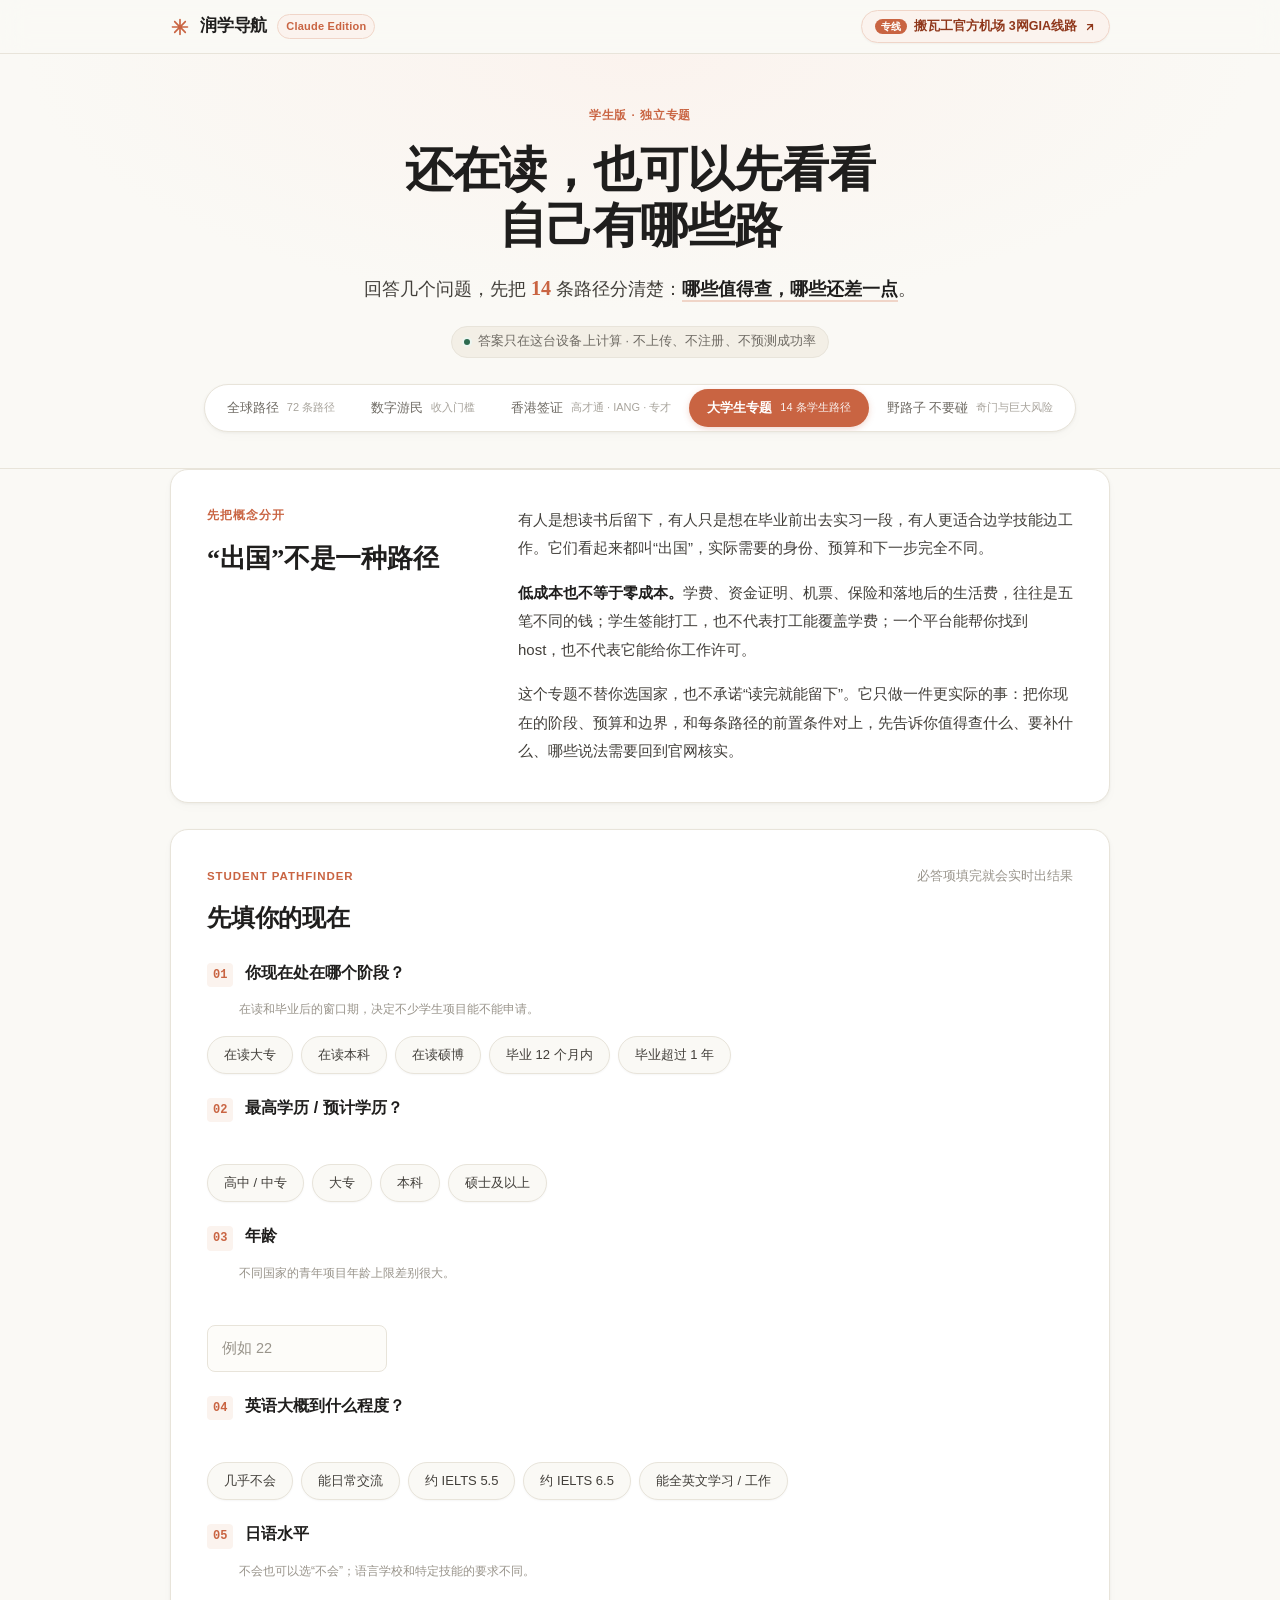
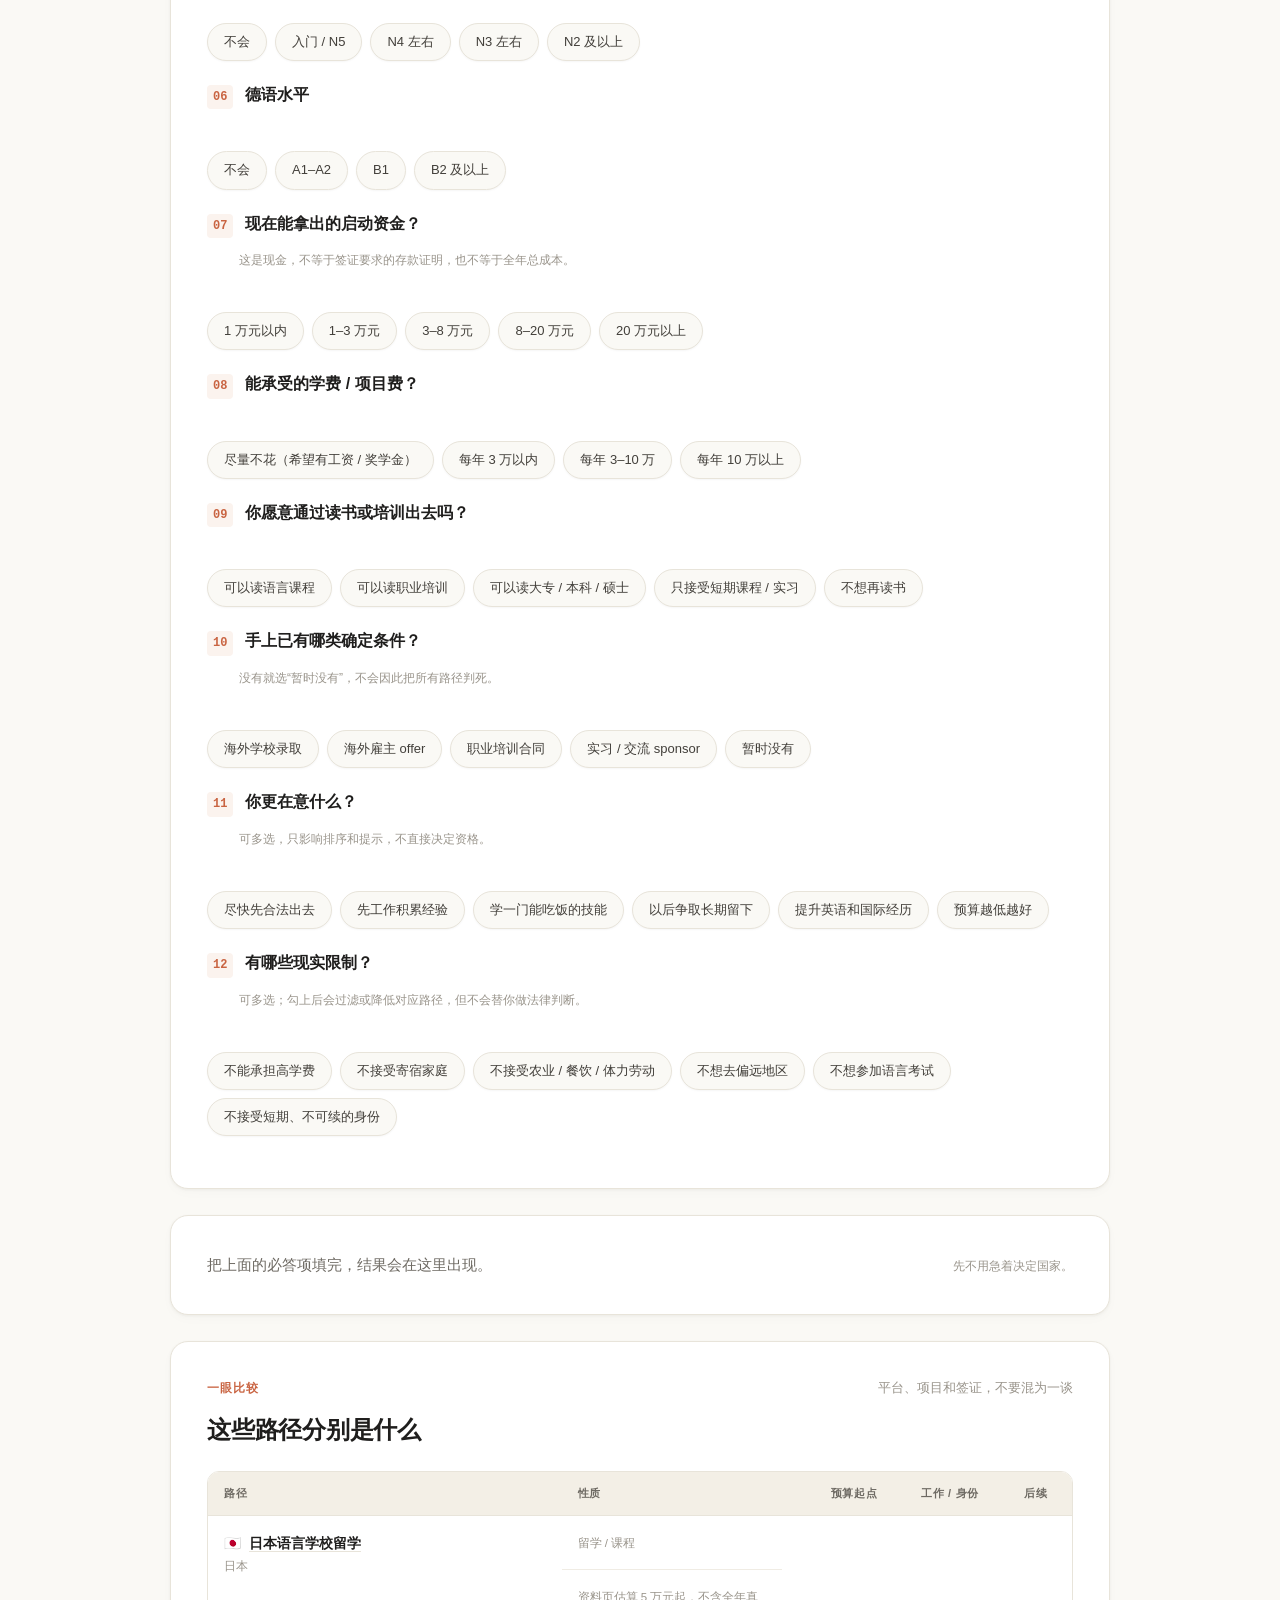
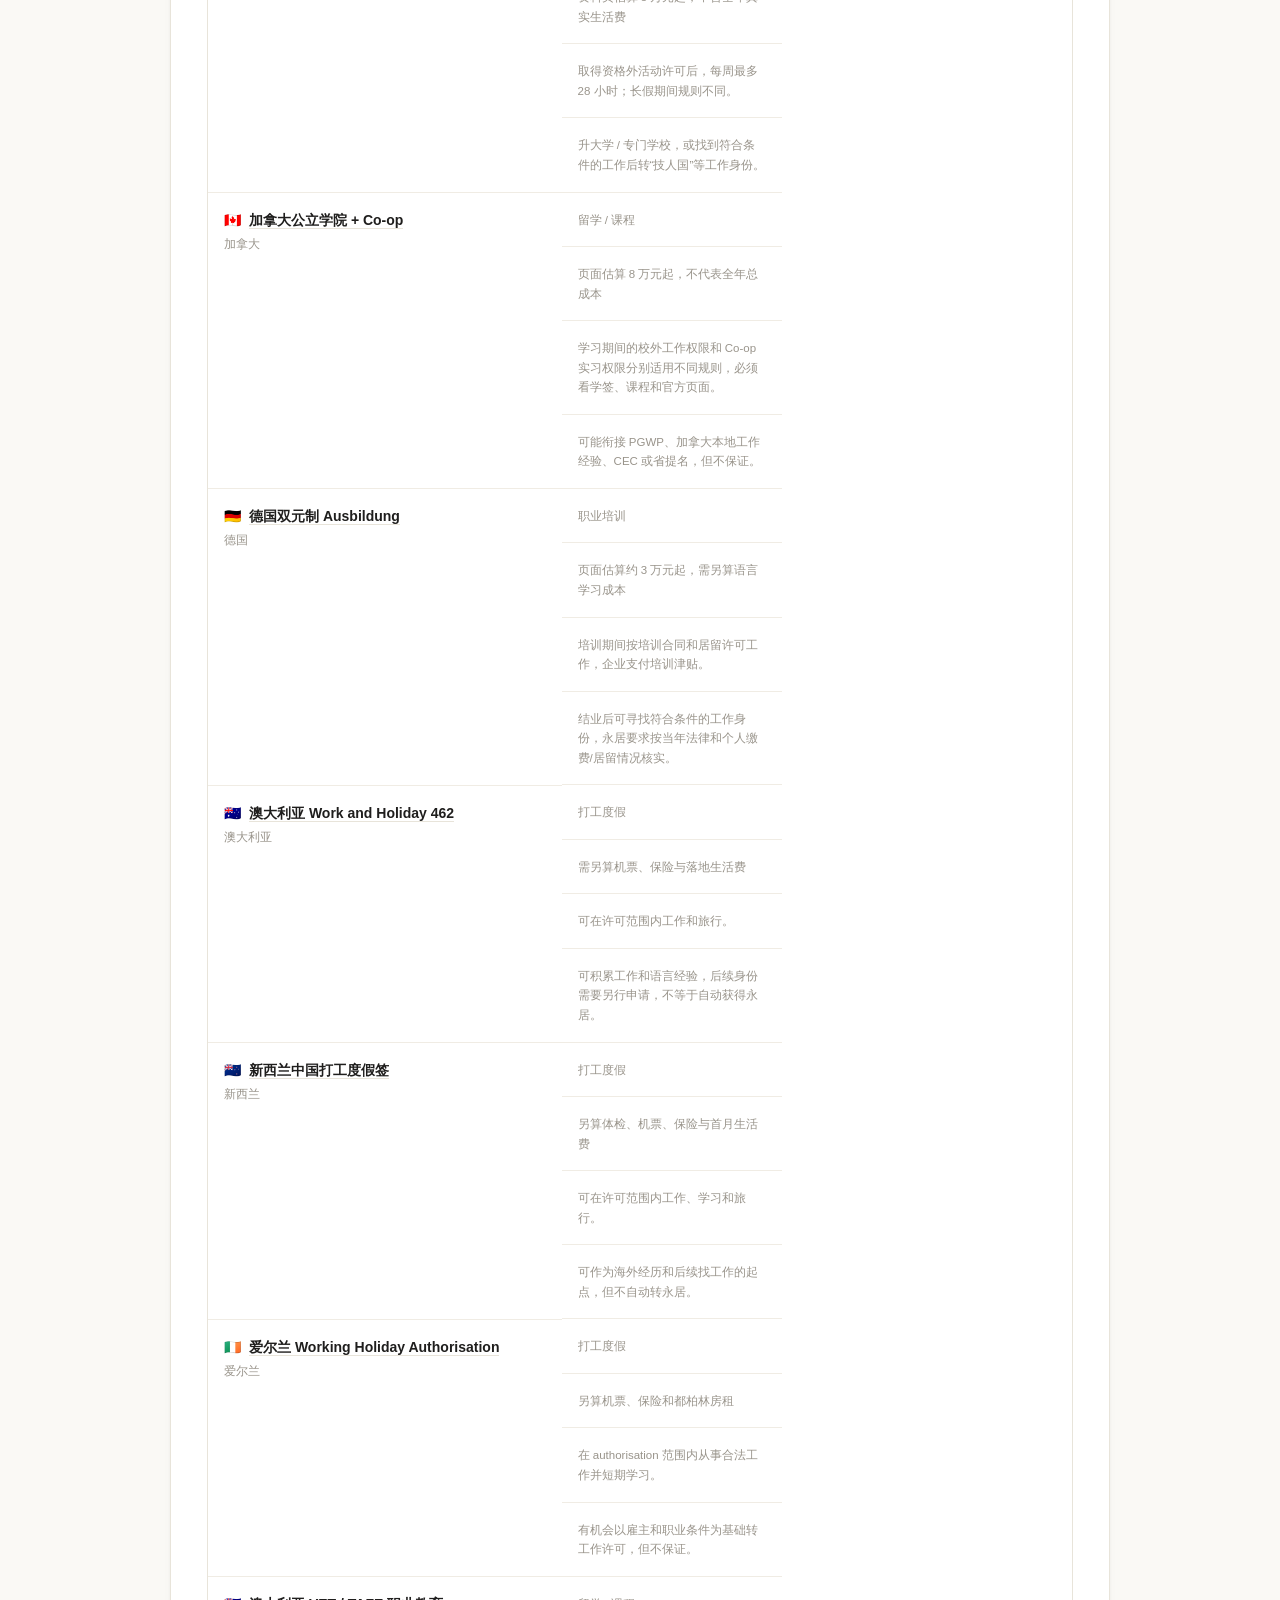
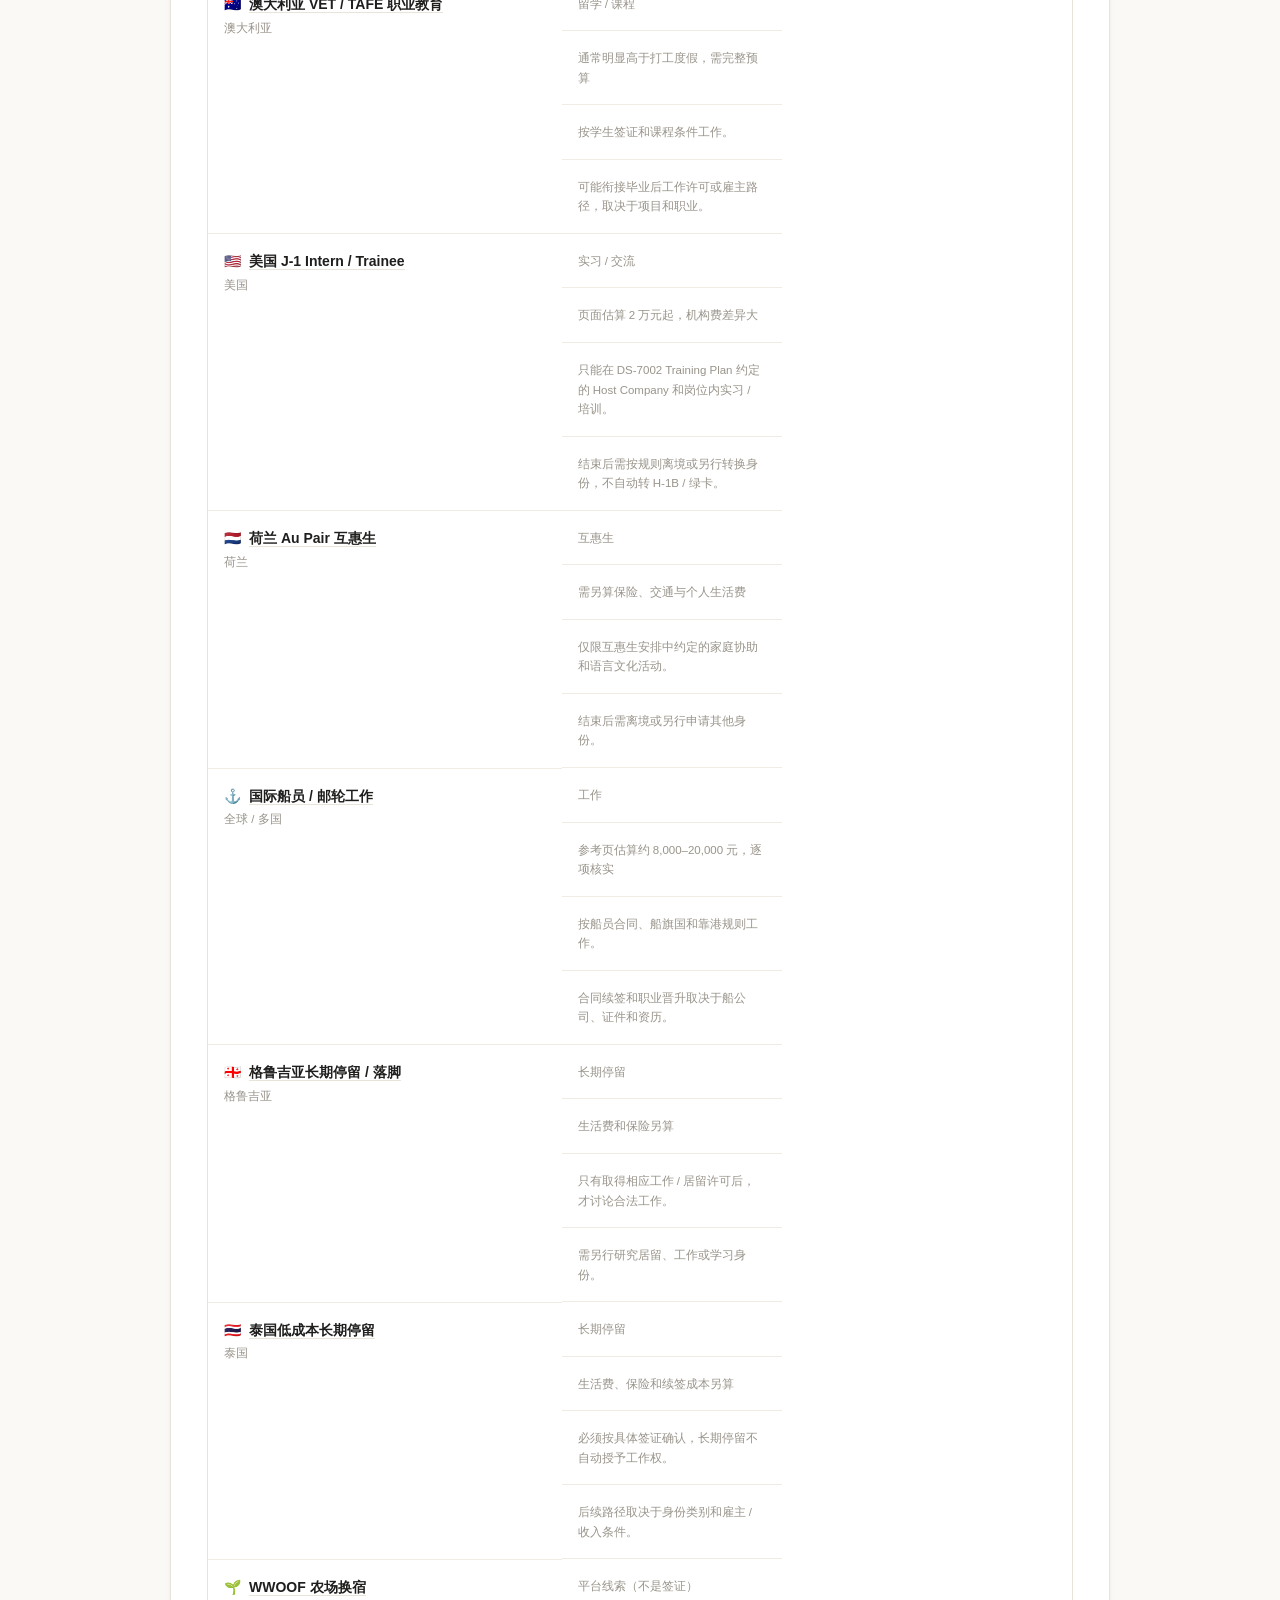
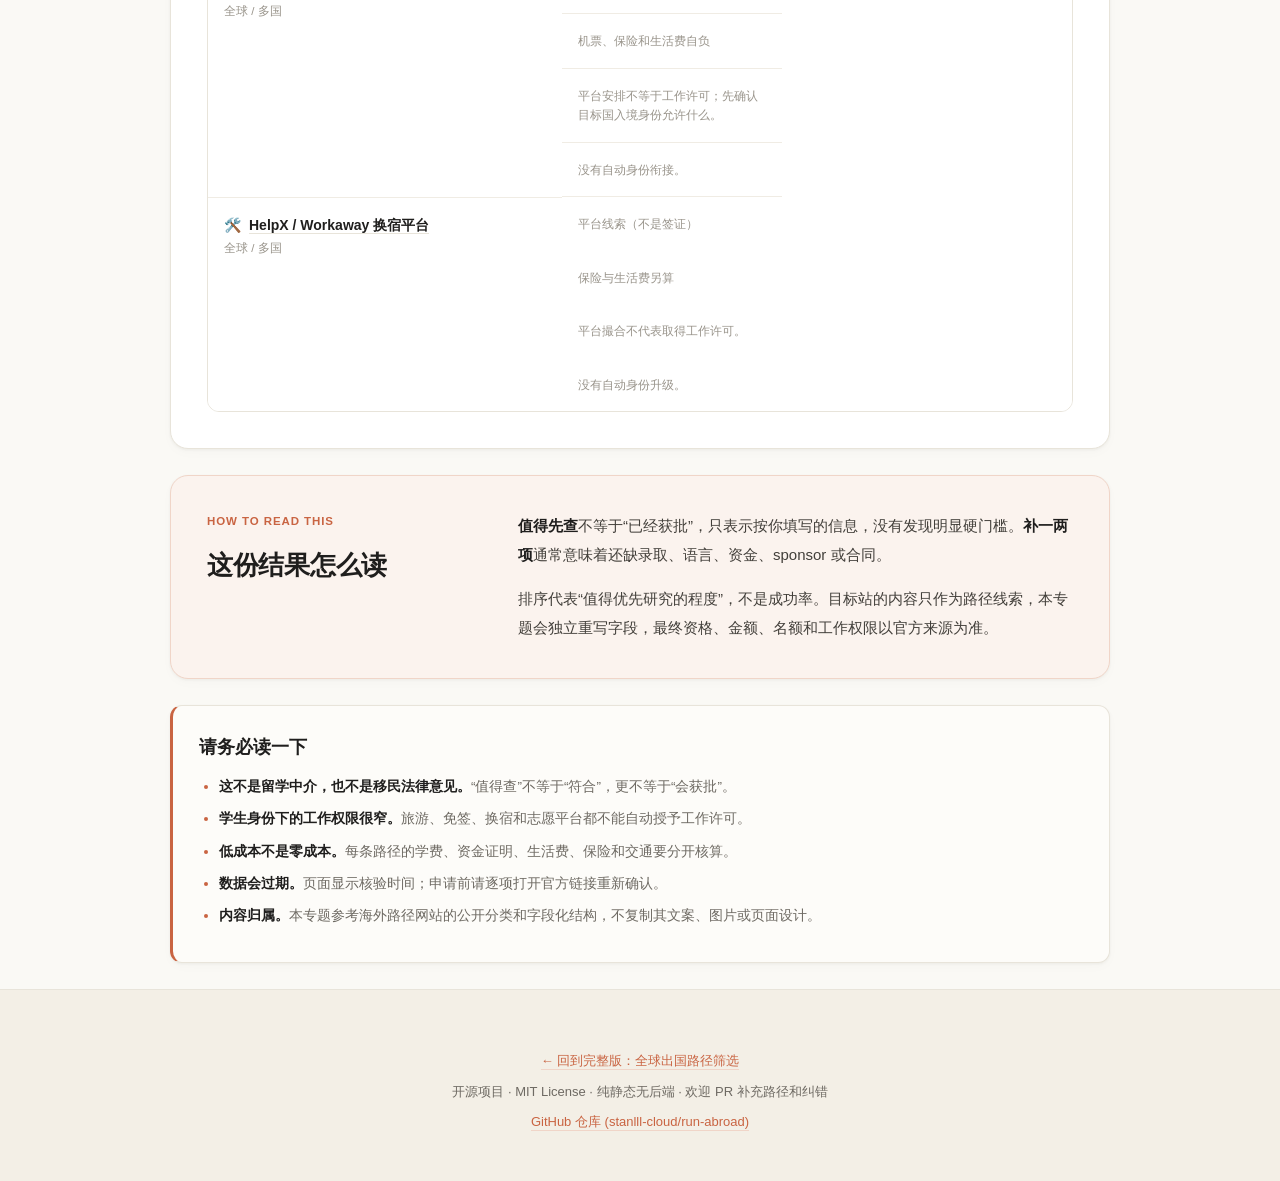
<file: student.html>
<!DOCTYPE html>
<html lang="zh-CN">
<head>
<meta charset="utf-8">
<meta name="viewport" content="width=device-width, initial-scale=1">
<title>大学生出国路径 · 我适合哪一条？</title>
<meta name="description" content="面向中国大陆大学生和应届毕业生的出国路径初筛：按年龄、阶段、语言、预算和意愿，看看哪些路径值得先查。">
<link rel="stylesheet" href="css/style.css">
</head>
<body class="student-page">

<aside class="claude-topbar">
  <div class="wrap claude-topbar-inner">
    <a href="index.html" class="claude-brand">
      <svg class="claude-spark" viewBox="0 0 24 24" width="20" height="20" fill="currentColor">
        <path d="M12 2C12.5523 2 13 2.44772 13 3V9.58579L17.6569 4.92893C18.0474 4.53841 18.6805 4.53841 19.0711 4.92893C19.4616 5.31946 19.4616 5.95262 19.0711 6.34315L14.4142 11H21C21.5523 11 22 11.4477 22 12C22 12.5523 21.5523 13 21 13H14.4142L19.0711 17.6569C19.4616 18.0474 19.4616 18.6805 19.0711 19.0711C18.6805 19.4616 18.0474 19.4616 17.6569 19.0711L13 14.4142V21C13 21.5523 12.5523 22 12 22C11.4477 22 11 21.5523 11 21V14.4142L6.34315 19.0711C5.95262 19.4616 5.31946 19.4616 4.92893 19.0711C4.53841 18.6805 4.53841 18.0474 4.92893 17.6569L9.58579 13H3C2.44772 13 2 12.5523 2 12C2 11.4477 2 11 3 11H9.58579L4.92893 6.34315C4.53841 5.95262 4.53841 5.31946 4.92893 4.92893C5.31946 4.53841 5.95262 4.53841 6.34315 4.92893L11 9.58579V3C11 2.44772 11.4477 2 12 2Z"/>
      </svg>
      <span class="claude-brand-title">润学导航</span>
      <span class="claude-badge-pill">Claude Edition</span>
    </a>
    <div class="claude-top-actions">
      <a href="https://justmysocks.net/members/aff.php?aff=39372" target="_blank" rel="noopener noreferrer" class="claude-ad-btn" title="搬瓦工官方机场 3网GIA线路">
        <span class="claude-ad-badge">专线</span>
        <span>搬瓦工官方机场 3网GIA线路</span>
        <svg width="12" height="12" viewBox="0 0 24 24" fill="none" stroke="currentColor" stroke-width="2.5" stroke-linecap="round" stroke-linejoin="round">
          <path d="M7 17L17 7M17 7H7M17 7V17"/>
        </svg>
      </a>
    </div>
  </div>
</aside>

<header class="hero student-hero">
  <div class="wrap">
    <p class="student-kicker">学生版 · 独立专题</p>
    <h1>还在读，也可以先看看<br>自己有哪些路</h1>
    <p class="lead">回答几个问题，先把 <b id="pathwayCount">0</b> 条路径分清楚：<strong>哪些值得查，哪些还差一点</strong>。</p>
    <p class="privacy">答案只在这台设备上计算 · 不上传、不注册、不预测成功率</p>
    <nav class="hero-alt" aria-label="快速前往专题">
      <a href="index.html"><span>全球路径</span><small>72 条路径</small></a>
      <a href="nomad.html"><span>数字游民</span><small>收入门槛</small></a>
      <a href="hk.html"><span>香港签证</span><small>高才通 · IANG · 专才</small></a>
      <a class="current" href="student.html" aria-current="page"><span>大学生专题</span><small>14 条学生路径</small></a>
      <a href="wild.html"><span>野路子 不要碰</span><small>奇门与巨大风险</small></a>
    </nav>
  </div>
</header>

<main class="wrap">
  <section class="panel d-block student-intro">
    <div class="student-intro-grid">
      <div>
        <span class="eyebrow">先把概念分开</span>
        <h2>“出国”不是一种路径</h2>
      </div>
      <div class="prose">
        <p>有人是想读书后留下，有人只是想在毕业前出去实习一段，有人更适合边学技能边工作。它们看起来都叫“出国”，实际需要的身份、预算和下一步完全不同。</p>
        <p><strong>低成本也不等于零成本。</strong>学费、资金证明、机票、保险和落地后的生活费，往往是五笔不同的钱；学生签能打工，也不代表打工能覆盖学费；一个平台能帮你找到 host，也不代表它能给你工作许可。</p>
        <p>这个专题不替你选国家，也不承诺“读完就能留下”。它只做一件更实际的事：把你现在的阶段、预算和边界，和每条路径的前置条件对上，先告诉你值得查什么、要补什么、哪些说法需要回到官网核实。</p>
      </div>
    </div>
  </section>

  <section class="panel d-block student-form-panel">
    <div class="section-head"><div><span class="eyebrow">Student pathfinder</span><h2>先填你的现在</h2></div><span class="section-note">必答项填完就会实时出结果</span></div>
    <div id="quiz" class="student-quiz"></div>
  </section>

  <section id="results" hidden aria-live="polite"></section>

  <section class="panel d-block">
    <div class="section-head"><div><span class="eyebrow">一眼比较</span><h2>这些路径分别是什么</h2></div><span class="section-note">平台、项目和签证，不要混为一谈</span></div>
    <div class="table-scroll"><table class="cmp student-cmp" id="comparison"></table></div>
  </section>

  <section class="panel d-block student-method">
    <div class="student-intro-grid">
      <div><span class="eyebrow">How to read this</span><h2>这份结果怎么读</h2></div>
      <div class="prose">
        <p><strong>值得先查</strong>不等于“已经获批”，只表示按你填写的信息，没有发现明显硬门槛。<strong>补一两项</strong>通常意味着还缺录取、语言、资金、sponsor 或合同。</p>
        <p>排序代表“值得优先研究的程度”，不是成功率。目标站的内容只作为路径线索，本专题会独立重写字段，最终资格、金额、名额和工作权限以官方来源为准。</p>
      </div>
    </div>
  </section>

  <section class="panel disclaimer">
    <h2>请务必读一下</h2>
    <ul>
      <li><b>这不是留学中介，也不是移民法律意见。</b>“值得查”不等于“符合”，更不等于“会获批”。</li>
      <li><b>学生身份下的工作权限很窄。</b>旅游、免签、换宿和志愿平台都不能自动授予工作许可。</li>
      <li><b>低成本不是零成本。</b>每条路径的学费、资金证明、生活费、保险和交通要分开核算。</li>
      <li><b>数据会过期。</b>页面显示核验时间；申请前请逐项打开官方链接重新确认。</li>
      <li><b>内容归属。</b>本专题参考海外路径网站的公开分类和字段化结构，不复制其文案、图片或页面设计。</li>
    </ul>
  </section>
</main>

<footer>
  <div class="wrap">
    <p><a href="index.html">← 回到完整版：全球出国路径筛选</a></p>
    <p>开源项目 · MIT License · 纯静态无后端 · 欢迎 PR 补充路径和纠错</p>
    <p><a href="https://github.com/stanlll-cloud/run-abroad" target="_blank" rel="noopener noreferrer">GitHub 仓库 (stanlll-cloud/run-abroad)</a></p>
  </div>
</footer>

<script src="js/student-data.js"></script>
<script src="js/student.js"></script>
</body>
</html>
</file>
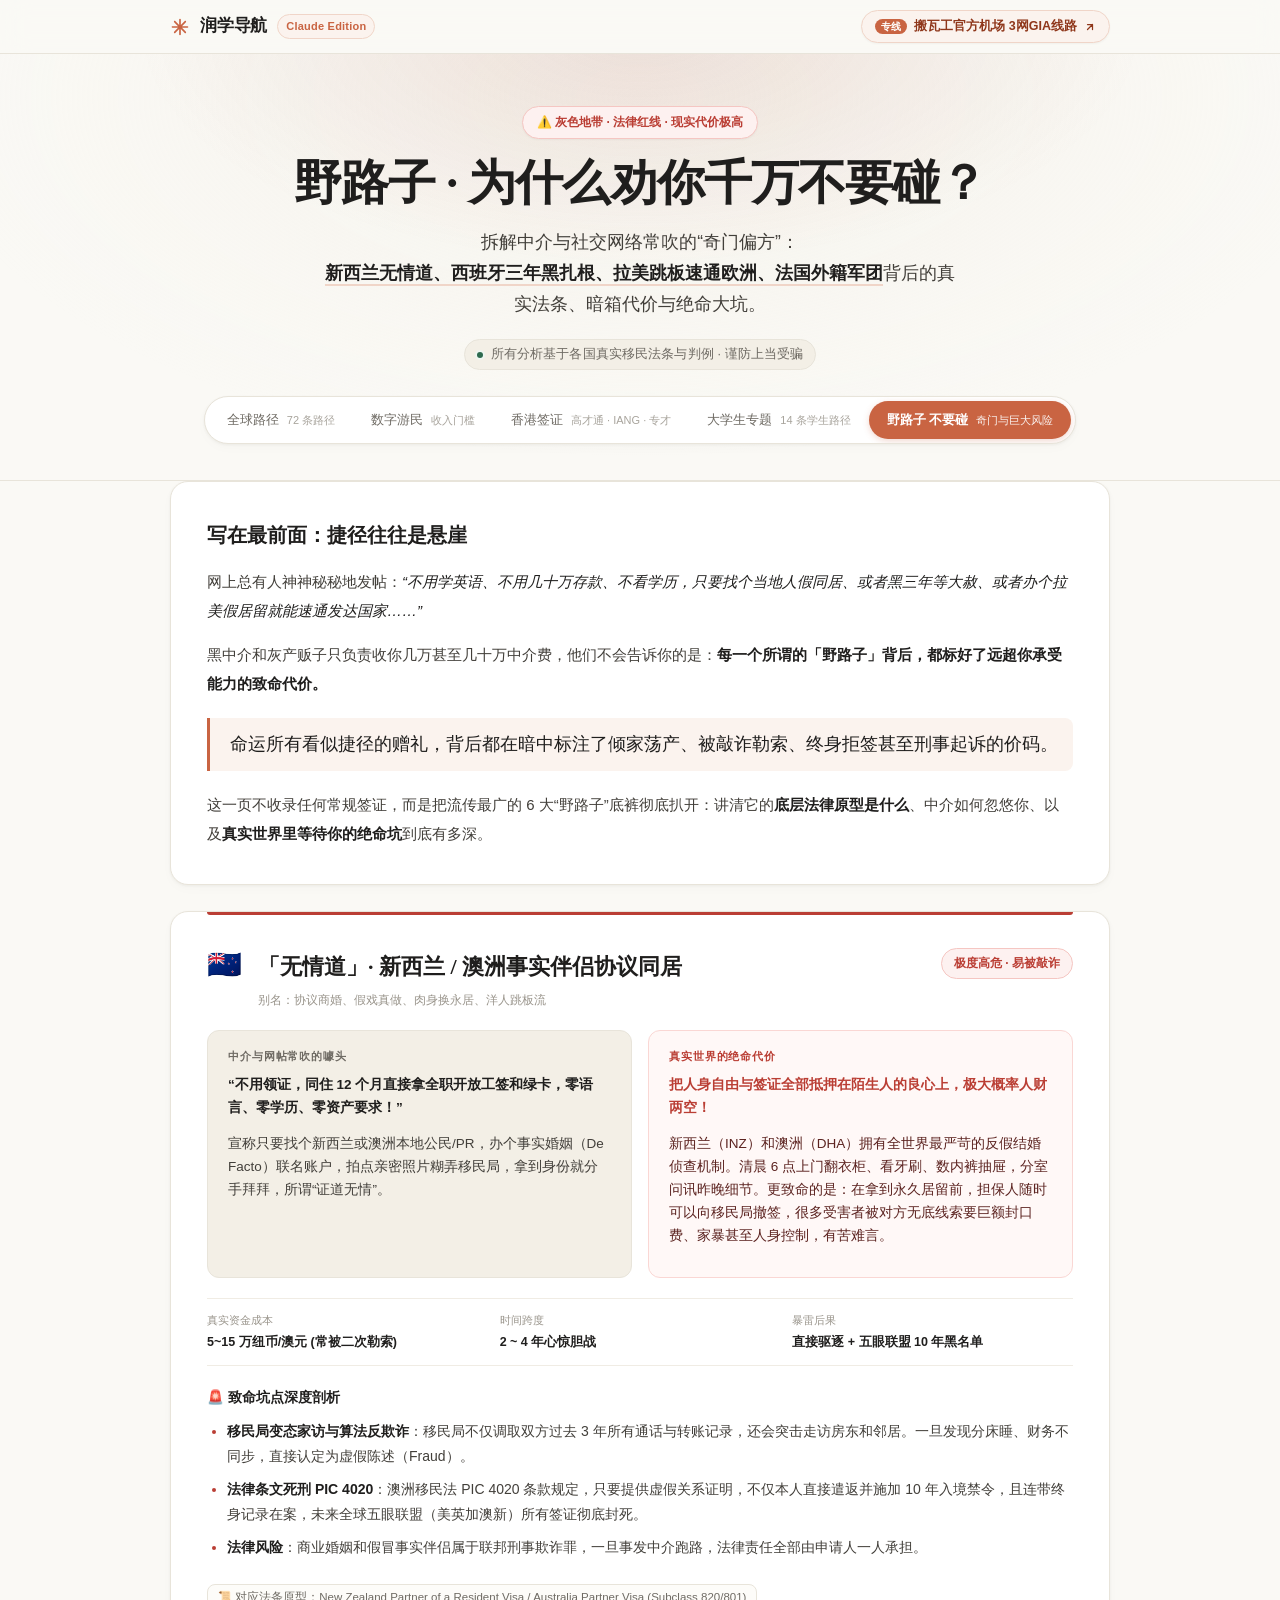
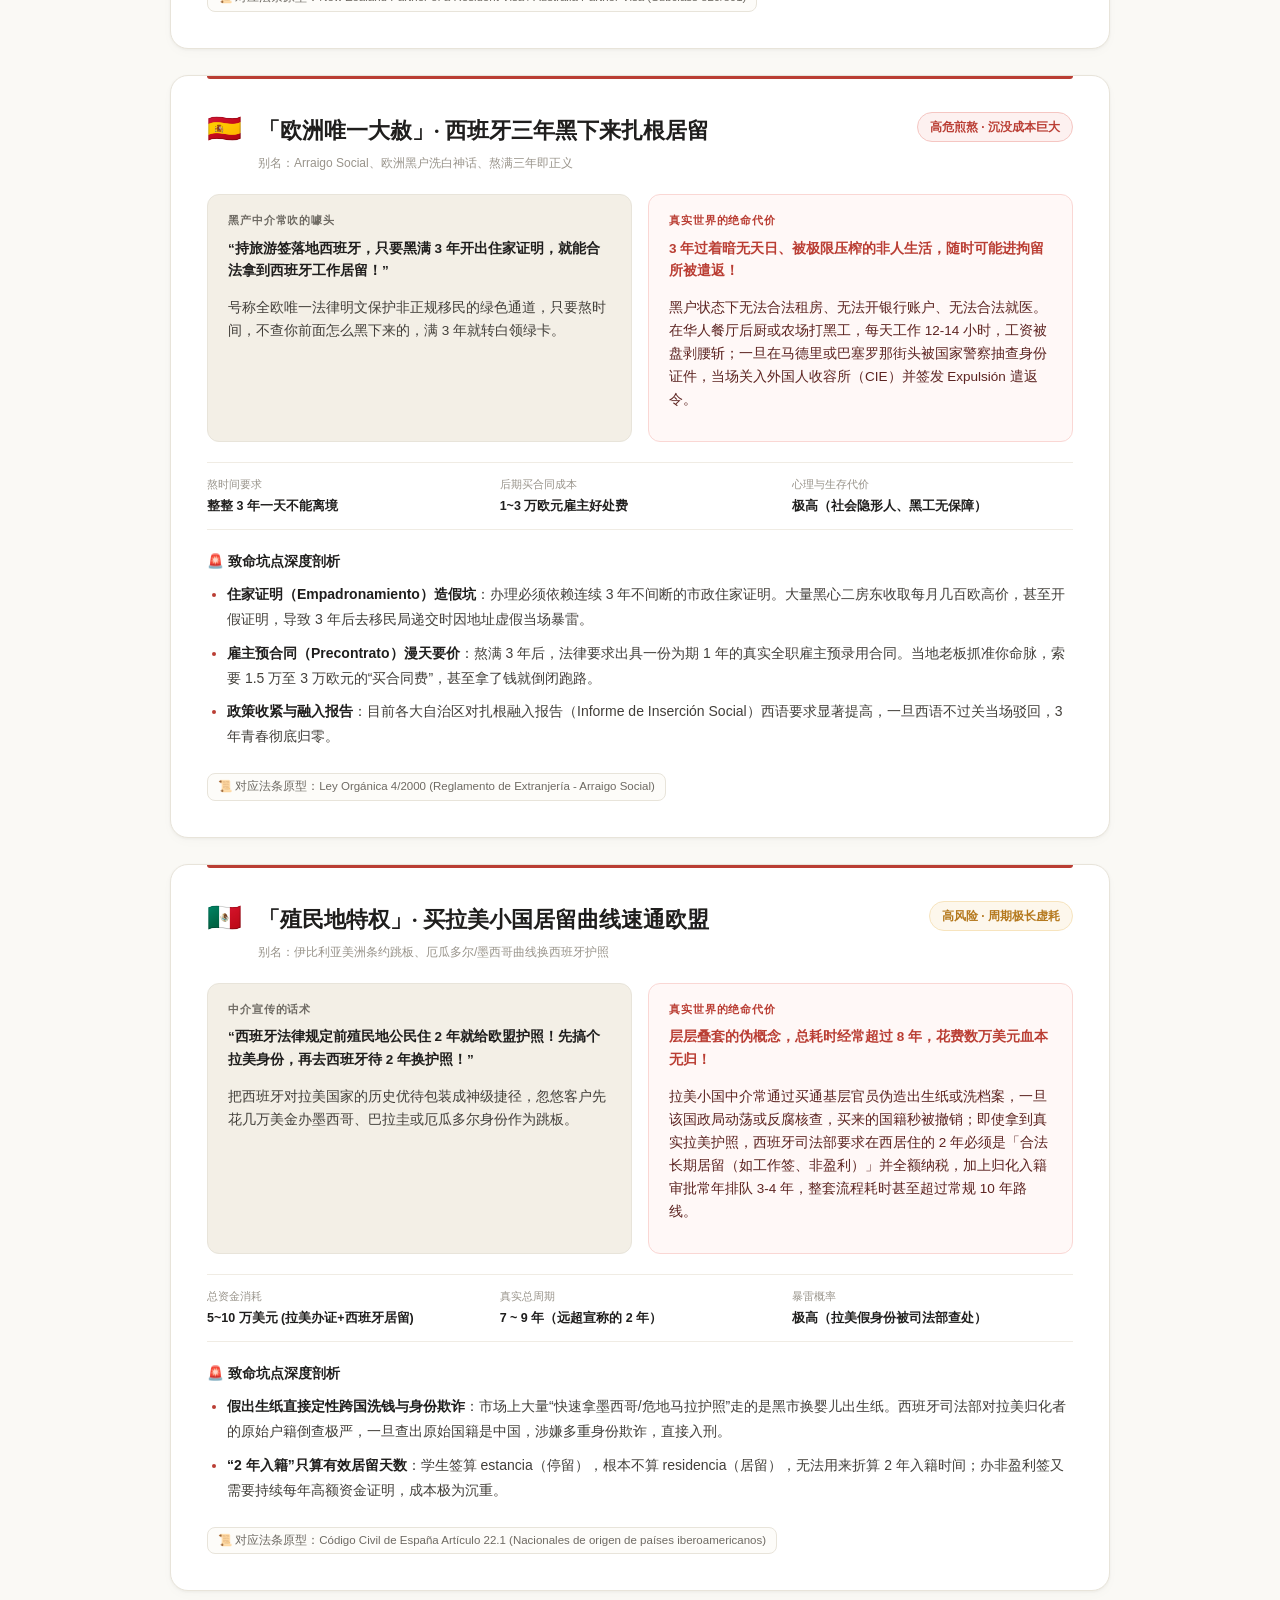
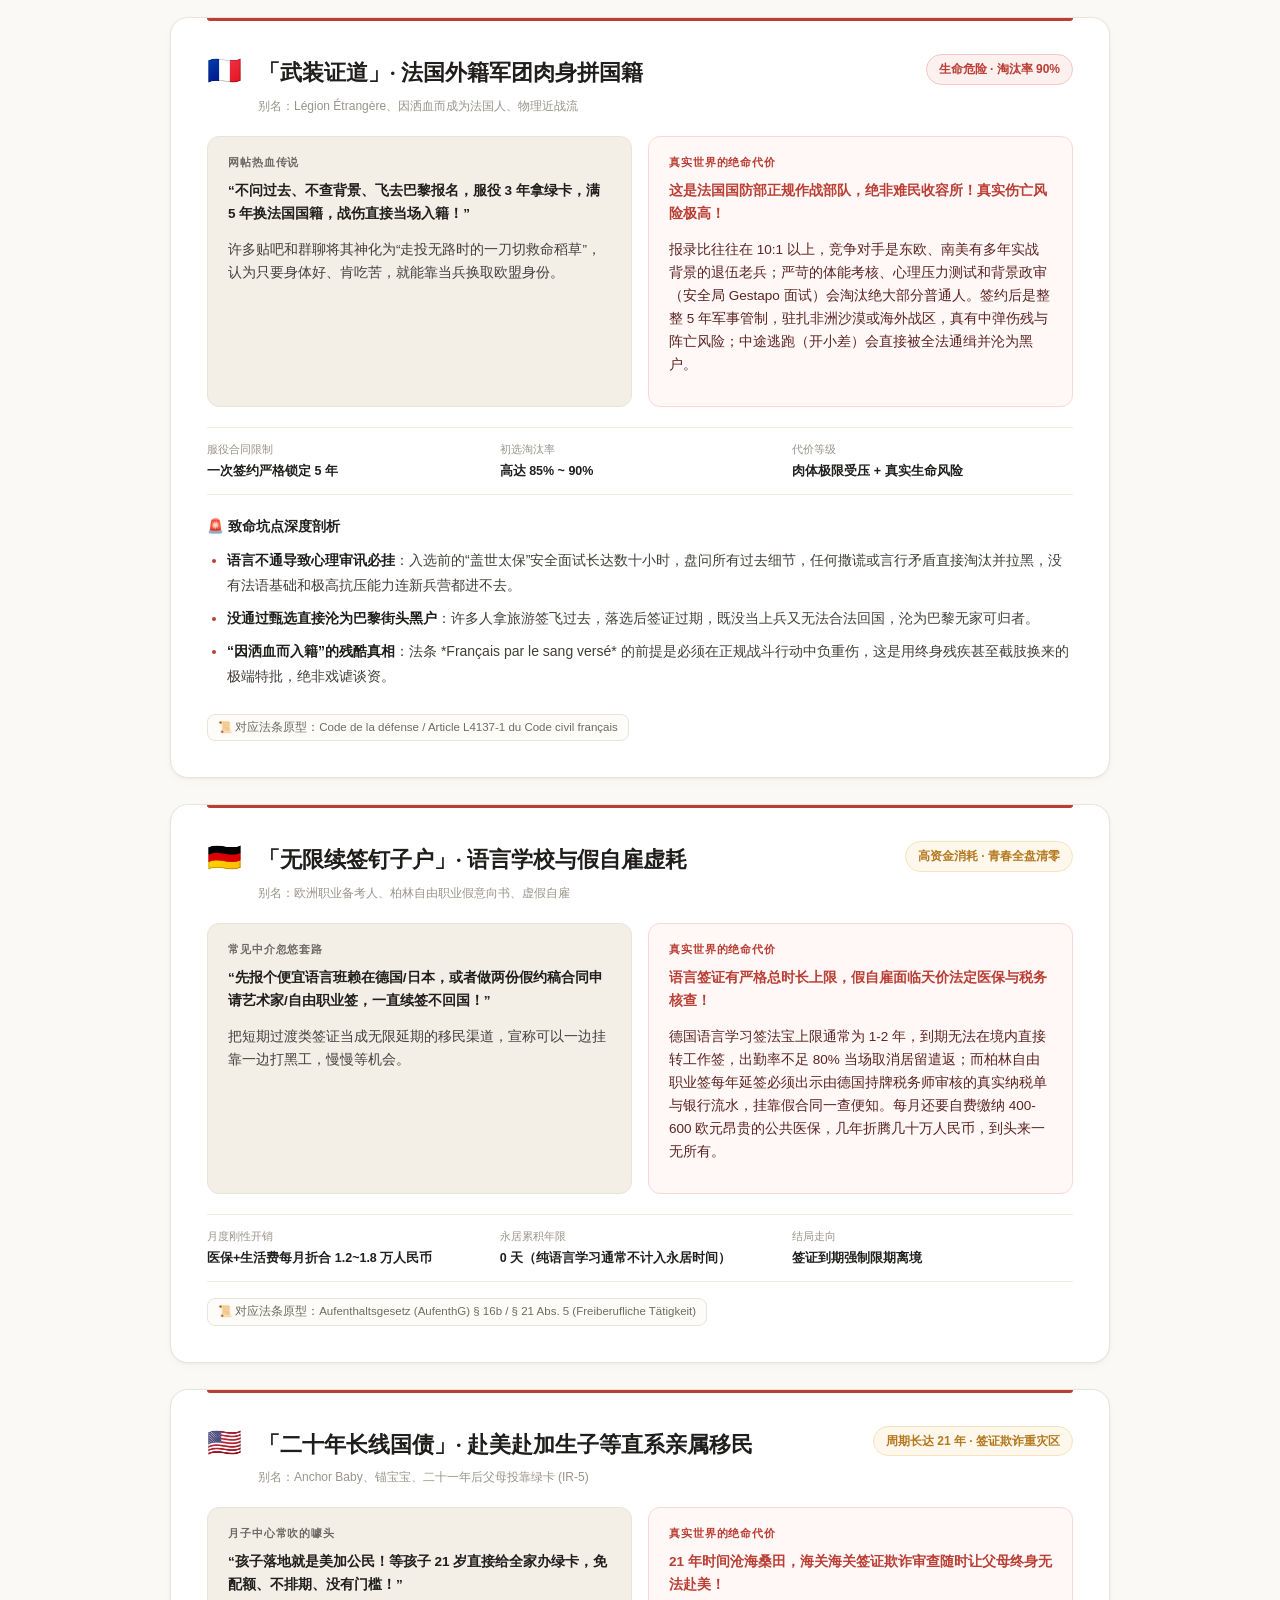
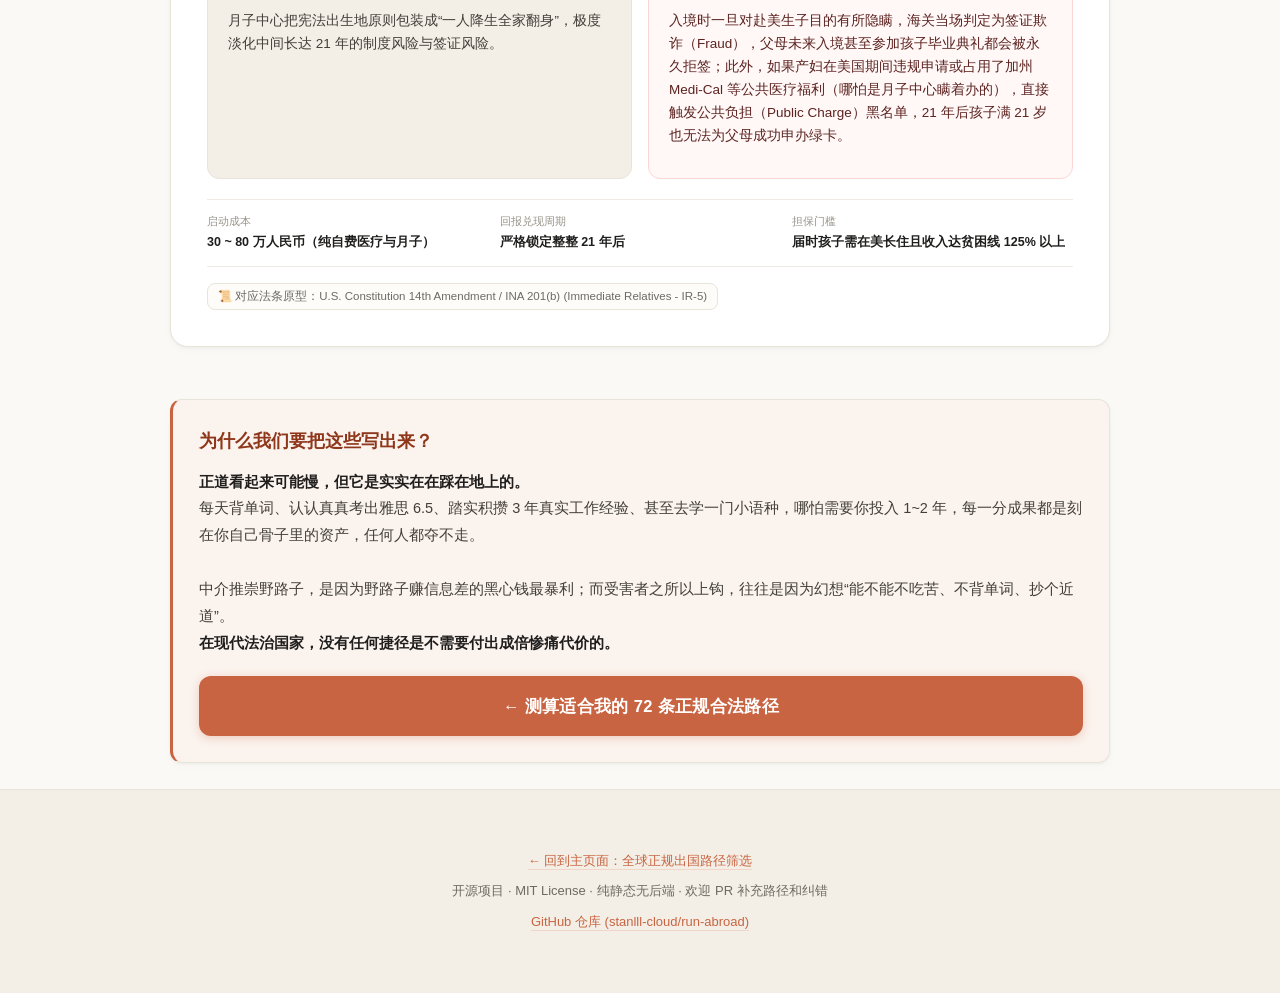
<file: wild.html>
<!DOCTYPE html>
<html lang="zh-CN">
<head>
<meta charset="utf-8">
<meta name="viewport" content="width=device-width, initial-scale=1">
<title>野路子 不要碰 · 奇门偏方与绝命坑风险拆解 · 润学导航</title>
<meta name="description" content="深入拆解中介与社交网络常吹的“奇门偏方”：新西兰无情道事实伴侣、西班牙三年黑扎根、拉美跳板速通欧洲、法国外籍军团等背后的法条依据、现实代价与绝命坑。">
<link rel="stylesheet" href="css/style.css">
</head>
<body>

<aside class="claude-topbar">
  <div class="wrap claude-topbar-inner">
    <a href="index.html" class="claude-brand">
      <svg class="claude-spark" viewBox="0 0 24 24" width="20" height="20" fill="currentColor">
        <path d="M12 2C12.5523 2 13 2.44772 13 3V9.58579L17.6569 4.92893C18.0474 4.53841 18.6805 4.53841 19.0711 4.92893C19.4616 5.31946 19.4616 5.95262 19.0711 6.34315L14.4142 11H21C21.5523 11 22 11.4477 22 12C22 12.5523 21.5523 13 21 13H14.4142L19.0711 17.6569C19.4616 18.0474 19.4616 18.6805 19.0711 19.0711C18.6805 19.4616 18.0474 19.4616 17.6569 19.0711L13 14.4142V21C13 21.5523 12.5523 22 12 22C11.4477 22 11 21.5523 11 21V14.4142L6.34315 19.0711C5.95262 19.4616 5.31946 19.4616 4.92893 19.0711C4.53841 18.6805 4.53841 18.0474 4.92893 17.6569L9.58579 13H3C2.44772 13 2 12.5523 2 12C2 11.4477 2 11 3 11H9.58579L4.92893 6.34315C4.53841 5.95262 4.53841 5.31946 4.92893 4.92893C5.31946 4.53841 5.95262 4.53841 6.34315 4.92893L11 9.58579V3C11 2.44772 11.4477 2 12 2Z"/>
      </svg>
      <span class="claude-brand-title">润学导航</span>
      <span class="claude-badge-pill">Claude Edition</span>
    </a>
    <div class="claude-top-actions">
      <a href="https://justmysocks.net/members/aff.php?aff=39372" target="_blank" rel="noopener noreferrer" class="claude-ad-btn" title="搬瓦工官方机场 3网GIA线路">
        <span class="claude-ad-badge">专线</span>
        <span>搬瓦工官方机场 3网GIA线路</span>
        <svg width="12" height="12" viewBox="0 0 24 24" fill="none" stroke="currentColor" stroke-width="2.5" stroke-linecap="round" stroke-linejoin="round">
          <path d="M7 17L17 7M17 7H7M17 7V17"/>
        </svg>
      </a>
    </div>
  </div>
</aside>

<header class="hero wild-hero">
  <div class="wrap">
    <div class="wild-badge">⚠️ 灰色地带 · 法律红线 · 现实代价极高</div>
    <h1>野路子 · 为什么劝你千万不要碰？</h1>
    <p class="lead">
      拆解中介与社交网络常吹的“奇门偏方”：<strong>新西兰无情道、西班牙三年黑扎根、拉美跳板速通欧洲、法国外籍军团</strong>背后的真实法条、暗箱代价与绝命大坑。
    </p>
    <p class="privacy">所有分析基于各国真实移民法条与判例 · 谨防上当受骗</p>
    <nav class="hero-alt" aria-label="快速前往专题">
      <a href="index.html"><span>全球路径</span><small>72 条路径</small></a>
      <a href="nomad.html"><span>数字游民</span><small>收入门槛</small></a>
      <a href="hk.html"><span>香港签证</span><small>高才通 · IANG · 专才</small></a>
      <a href="student.html"><span>大学生专题</span><small>14 条学生路径</small></a>
      <a class="current" href="wild.html" aria-current="page"><span>野路子 不要碰</span><small>奇门与巨大风险</small></a>
    </nav>
  </div>
</header>

<main class="wrap">

  <section class="panel d-block">
    <h2>写在最前面：捷径往往是悬崖</h2>
    <div class="prose">
      <p>
        网上总有人神神秘秘地发帖：<em>“不用学英语、不用几十万存款、不看学历，只要找个当地人假同居、或者黑三年等大赦、或者办个拉美假居留就能速通发达国家……”</em>
      </p>
      <p>
        黑中介和灰产贩子只负责收你几万甚至几十万中介费，他们不会告诉你的是：<strong>每一个所谓的「野路子」背后，都标好了远超你承受能力的致命代价。</strong>
      </p>
      <blockquote>命运所有看似捷径的赠礼，背后都在暗中标注了倾家荡产、被敲诈勒索、终身拒签甚至刑事起诉的价码。</blockquote>
      <p>
        这一页不收录任何常规签证，而是把流传最广的 6 大“野路子”底裤彻底扒开：讲清它的<strong>底层法律原型是什么</strong>、中介如何忽悠你、以及<strong>真实世界里等待你的绝命坑</strong>到底有多深。
      </p>
    </div>
  </section>

  <div class="wild-cards">

    <!-- Card 1: 无情道 -->
    <article class="wild-card">
      <div class="wild-card-head">
        <div class="wild-title-area">
          <span class="flag">🇳🇿</span>
          <div>
            <h2>「无情道」· 新西兰 / 澳洲事实伴侣协议同居</h2>
            <div class="wild-alias">别名：协议商婚、假戏真做、肉身换永居、洋人跳板流</div>
          </div>
        </div>
        <span class="wild-risk-tag extreme">极度高危 · 易被敲诈</span>
      </div>

      <div class="wild-compare-grid">
        <div class="wild-box myth">
          <span class="wild-box-label">中介与网帖常吹的噱头</span>
          <strong>“不用领证，同住 12 个月直接拿全职开放工签和绿卡，零语言、零学历、零资产要求！”</strong>
          <p>宣称只要找个新西兰或澳洲本地公民/PR，办个事实婚姻（De Facto）联名账户，拍点亲密照片糊弄移民局，拿到身份就分手拜拜，所谓“证道无情”。</p>
        </div>
        <div class="wild-box reality">
          <span class="wild-box-label">真实世界的绝命代价</span>
          <strong>把人身自由与签证全部抵押在陌生人的良心上，极大概率人财两空！</strong>
          <p>新西兰（INZ）和澳洲（DHA）拥有全世界最严苛的反假结婚侦查机制。清晨 6 点上门翻衣柜、看牙刷、数内裤抽屉，分室问讯昨晚细节。更致命的是：在拿到永久居留前，担保人随时可以向移民局撤签，很多受害者被对方无底线索要巨额封口费、家暴甚至人身控制，有苦难言。</p>
        </div>
      </div>

      <div class="wild-metrics">
        <div class="wild-metric-item"><span>真实资金成本</span><b>5~15 万纽币/澳元 (常被二次勒索)</b></div>
        <div class="wild-metric-item"><span>时间跨度</span><b>2 ~ 4 年心惊胆战</b></div>
        <div class="wild-metric-item"><span>暴雷后果</span><b>直接驱逐 + 五眼联盟 10 年黑名单</b></div>
      </div>

      <div class="wild-pitfalls">
        <h3>🚨 致命坑点深度剖析</h3>
        <ul>
          <li><strong>移民局变态家访与算法反欺诈</strong>：移民局不仅调取双方过去 3 年所有通话与转账记录，还会突击走访房东和邻居。一旦发现分床睡、财务不同步，直接认定为虚假陈述（Fraud）。</li>
          <li><strong>法律条文死刑 PIC 4020</strong>：澳洲移民法 PIC 4020 条款规定，只要提供虚假关系证明，不仅本人直接遣返并施加 10 年入境禁令，且连带终身记录在案，未来全球五眼联盟（美英加澳新）所有签证彻底封死。</li>
          <li><strong>法律风险</strong>：商业婚姻和假冒事实伴侣属于联邦刑事欺诈罪，一旦事发中介跑路，法律责任全部由申请人一人承担。</li>
        </ul>
      </div>

      <span class="wild-law-badge">📜 对应法条原型：New Zealand Partner of a Resident Visa / Australia Partner Visa (Subclass 820/801)</span>
    </article>

    <!-- Card 2: 西班牙三年扎根居留 -->
    <article class="wild-card">
      <div class="wild-card-head">
        <div class="wild-title-area">
          <span class="flag">🇪🇸</span>
          <div>
            <h2>「欧洲唯一大赦」· 西班牙三年黑下来扎根居留</h2>
            <div class="wild-alias">别名：Arraigo Social、欧洲黑户洗白神话、熬满三年即正义</div>
          </div>
        </div>
        <span class="wild-risk-tag extreme">高危煎熬 · 沉没成本巨大</span>
      </div>

      <div class="wild-compare-grid">
        <div class="wild-box myth">
          <span class="wild-box-label">黑产中介常吹的噱头</span>
          <strong>“持旅游签落地西班牙，只要黑满 3 年开出住家证明，就能合法拿到西班牙工作居留！”</strong>
          <p>号称全欧唯一法律明文保护非正规移民的绿色通道，只要熬时间，不查你前面怎么黑下来的，满 3 年就转白领绿卡。</p>
        </div>
        <div class="wild-box reality">
          <span class="wild-box-label">真实世界的绝命代价</span>
          <strong>3 年过着暗无天日、被极限压榨的非人生活，随时可能进拘留所被遣返！</strong>
          <p>黑户状态下无法合法租房、无法开银行账户、无法合法就医。在华人餐厅后厨或农场打黑工，每天工作 12-14 小时，工资被盘剥腰斩；一旦在马德里或巴塞罗那街头被国家警察抽查身份证件，当场关入外国人收容所（CIE）并签发 Expulsión 遣返令。</p>
        </div>
      </div>

      <div class="wild-metrics">
        <div class="wild-metric-item"><span>熬时间要求</span><b>整整 3 年一天不能离境</b></div>
        <div class="wild-metric-item"><span>后期买合同成本</span><b>1~3 万欧元雇主好处费</b></div>
        <div class="wild-metric-item"><span>心理与生存代价</span><b>极高（社会隐形人、黑工无保障）</b></div>
      </div>

      <div class="wild-pitfalls">
        <h3>🚨 致命坑点深度剖析</h3>
        <ul>
          <li><strong>住家证明（Empadronamiento）造假坑</strong>：办理必须依赖连续 3 年不间断的市政住家证明。大量黑心二房东收取每月几百欧高价，甚至开假证明，导致 3 年后去移民局递交时因地址虚假当场暴雷。</li>
          <li><strong>雇主预合同（Precontrato）漫天要价</strong>：熬满 3 年后，法律要求出具一份为期 1 年的真实全职雇主预录用合同。当地老板抓准你命脉，索要 1.5 万至 3 万欧元的“买合同费”，甚至拿了钱就倒闭跑路。</li>
          <li><strong>政策收紧与融入报告</strong>：目前各大自治区对扎根融入报告（Informe de Inserción Social）西语要求显著提高，一旦西语不过关当场驳回，3 年青春彻底归零。</li>
        </ul>
      </div>

      <span class="wild-law-badge">📜 对应法条原型：Ley Orgánica 4/2000 (Reglamento de Extranjería - Arraigo Social)</span>
    </article>

    <!-- Card 3: 拉美跳板速通西班牙 -->
    <article class="wild-card">
      <div class="wild-card-head">
        <div class="wild-title-area">
          <span class="flag">🇲🇽</span>
          <div>
            <h2>「殖民地特权」· 买拉美小国居留曲线速通欧盟</h2>
            <div class="wild-alias">别名：伊比利亚美洲条约跳板、厄瓜多尔/墨西哥曲线换西班牙护照</div>
          </div>
        </div>
        <span class="wild-risk-tag high">高风险 · 周期极长虚耗</span>
      </div>

      <div class="wild-compare-grid">
        <div class="wild-box myth">
          <span class="wild-box-label">中介宣传的话术</span>
          <strong>“西班牙法律规定前殖民地公民住 2 年就给欧盟护照！先搞个拉美身份，再去西班牙待 2 年换护照！”</strong>
          <p>把西班牙对拉美国家的历史优待包装成神级捷径，忽悠客户先花几万美金办墨西哥、巴拉圭或厄瓜多尔身份作为跳板。</p>
        </div>
        <div class="wild-box reality">
          <span class="wild-box-label">真实世界的绝命代价</span>
          <strong>层层叠套的伪概念，总耗时经常超过 8 年，花费数万美元血本无归！</strong>
          <p>拉美小国中介常通过买通基层官员伪造出生纸或洗档案，一旦该国政局动荡或反腐核查，买来的国籍秒被撤销；即使拿到真实拉美护照，西班牙司法部要求在西居住的 2 年必须是「合法长期居留（如工作签、非盈利）」并全额纳税，加上归化入籍审批常年排队 3-4 年，整套流程耗时甚至超过常规 10 年路线。</p>
        </div>
      </div>

      <div class="wild-metrics">
        <div class="wild-metric-item"><span>总资金消耗</span><b>5~10 万美元 (拉美办证+西班牙居留)</b></div>
        <div class="wild-metric-item"><span>真实总周期</span><b>7 ~ 9 年（远超宣称的 2 年）</b></div>
        <div class="wild-metric-item"><span>暴雷概率</span><b>极高（拉美假身份被司法部查处）</b></div>
      </div>

      <div class="wild-pitfalls">
        <h3>🚨 致命坑点深度剖析</h3>
        <ul>
          <li><strong>假出生纸直接定性跨国洗钱与身份欺诈</strong>：市场上大量“快速拿墨西哥/危地马拉护照”走的是黑市换婴儿出生纸。西班牙司法部对拉美归化者的原始户籍倒查极严，一旦查出原始国籍是中国，涉嫌多重身份欺诈，直接入刑。</li>
          <li><strong>“2 年入籍”只算有效居留天数</strong>：学生签算 estancia（停留），根本不算 residencia（居留），无法用来折算 2 年入籍时间；办非盈利签又需要持续每年高额资金证明，成本极为沉重。</li>
        </ul>
      </div>

      <span class="wild-law-badge">📜 对应法条原型：Código Civil de España Artículo 22.1 (Nacionales de origen de países iberoamericanos)</span>
    </article>

    <!-- Card 4: 法国外籍军团 -->
    <article class="wild-card">
      <div class="wild-card-head">
        <div class="wild-title-area">
          <span class="flag">🇫🇷</span>
          <div>
            <h2>「武装证道」· 法国外籍军团肉身拼国籍</h2>
            <div class="wild-alias">别名：Légion Étrangère、因洒血而成为法国人、物理近战流</div>
          </div>
        </div>
        <span class="wild-risk-tag extreme">生命危险 · 淘汰率 90%</span>
      </div>

      <div class="wild-compare-grid">
        <div class="wild-box myth">
          <span class="wild-box-label">网帖热血传说</span>
          <strong>“不问过去、不查背景、飞去巴黎报名，服役 3 年拿绿卡，满 5 年换法国国籍，战伤直接当场入籍！”</strong>
          <p>许多贴吧和群聊将其神化为“走投无路时的一刀切救命稻草”，认为只要身体好、肯吃苦，就能靠当兵换取欧盟身份。</p>
        </div>
        <div class="wild-box reality">
          <span class="wild-box-label">真实世界的绝命代价</span>
          <strong>这是法国国防部正规作战部队，绝非难民收容所！真实伤亡风险极高！</strong>
          <p>报录比往往在 10:1 以上，竞争对手是东欧、南美有多年实战背景的退伍老兵；严苛的体能考核、心理压力测试和背景政审（安全局 Gestapo 面试）会淘汰绝大部分普通人。签约后是整整 5 年军事管制，驻扎非洲沙漠或海外战区，真有中弹伤残与阵亡风险；中途逃跑（开小差）会直接被全法通缉并沦为黑户。</p>
        </div>
      </div>

      <div class="wild-metrics">
        <div class="wild-metric-item"><span>服役合同限制</span><b>一次签约严格锁定 5 年</b></div>
        <div class="wild-metric-item"><span>初选淘汰率</span><b>高达 85% ~ 90%</b></div>
        <div class="wild-metric-item"><span>代价等级</span><b>肉体极限受压 + 真实生命风险</b></div>
      </div>

      <div class="wild-pitfalls">
        <h3>🚨 致命坑点深度剖析</h3>
        <ul>
          <li><strong>语言不通导致心理审讯必挂</strong>：入选前的“盖世太保”安全面试长达数十小时，盘问所有过去细节，任何撒谎或言行矛盾直接淘汰并拉黑，没有法语基础和极高抗压能力连新兵营都进不去。</li>
          <li><strong>没通过甄选直接沦为巴黎街头黑户</strong>：许多人拿旅游签飞过去，落选后签证过期，既没当上兵又无法合法回国，沦为巴黎无家可归者。</li>
          <li><strong>“因洒血而入籍”的残酷真相</strong>：法条 *Français par le sang versé* 的前提是必须在正规战斗行动中负重伤，这是用终身残疾甚至截肢换来的极端特批，绝非戏谑谈资。</li>
        </ul>
      </div>

      <span class="wild-law-badge">📜 对应法条原型：Code de la défense / Article L4137-1 du Code civil français</span>
    </article>

    <!-- Card 5: 无限语言班与假自雇 -->
    <article class="wild-card">
      <div class="wild-card-head">
        <div class="wild-title-area">
          <span class="flag">🇩🇪</span>
          <div>
            <h2>「无限续签钉子户」· 语言学校与假自雇虚耗</h2>
            <div class="wild-alias">别名：欧洲职业备考人、柏林自由职业假意向书、虚假自雇</div>
          </div>
        </div>
        <span class="wild-risk-tag high">高资金消耗 · 青春全盘清零</span>
      </div>

      <div class="wild-compare-grid">
        <div class="wild-box myth">
          <span class="wild-box-label">常见中介忽悠套路</span>
          <strong>“先报个便宜语言班赖在德国/日本，或者做两份假约稿合同申请艺术家/自由职业签，一直续签不回国！”</strong>
          <p>把短期过渡类签证当成无限延期的移民渠道，宣称可以一边挂靠一边打黑工，慢慢等机会。</p>
        </div>
        <div class="wild-box reality">
          <span class="wild-box-label">真实世界的绝命代价</span>
          <strong>语言签证有严格总时长上限，假自雇面临天价法定医保与税务核查！</strong>
          <p>德国语言学习签法宝上限通常为 1-2 年，到期无法在境内直接转工作签，出勤率不足 80% 当场取消居留遣返；而柏林自由职业签每年延签必须出示由德国持牌税务师审核的真实纳税单与银行流水，挂靠假合同一查便知。每月还要自费缴纳 400-600 欧元昂贵的公共医保，几年折腾几十万人民币，到头来一无所有。</p>
        </div>
      </div>

      <div class="wild-metrics">
        <div class="wild-metric-item"><span>月度刚性开销</span><b>医保+生活费每月折合 1.2~1.8 万人民币</b></div>
        <div class="wild-metric-item"><span>永居累积年限</span><b>0 天（纯语言学习通常不计入永居时间）</b></div>
        <div class="wild-metric-item"><span>结局走向</span><b>签证到期强制限期离境</b></div>
      </div>

      <span class="wild-law-badge">📜 对应法条原型：Aufenthaltsgesetz (AufenthG) § 16b / § 21 Abs. 5 (Freiberufliche Tätigkeit)</span>
    </article>

    <!-- Card 6: 落地生子二十年国债 -->
    <article class="wild-card">
      <div class="wild-card-head">
        <div class="wild-title-area">
          <span class="flag">🇺🇸</span>
          <div>
            <h2>「二十年长线国债」· 赴美赴加生子等直系亲属移民</h2>
            <div class="wild-alias">别名：Anchor Baby、锚宝宝、二十一年后父母投靠绿卡 (IR-5)</div>
          </div>
        </div>
        <span class="wild-risk-tag high">周期长达 21 年 · 签证欺诈重灾区</span>
      </div>

      <div class="wild-compare-grid">
        <div class="wild-box myth">
          <span class="wild-box-label">月子中心常吹的噱头</span>
          <strong>“孩子落地就是美加公民！等孩子 21 岁直接给全家办绿卡，免配额、不排期、没有门槛！”</strong>
          <p>月子中心把宪法出生地原则包装成“一人降生全家翻身”，极度淡化中间长达 21 年的制度风险与签证风险。</p>
        </div>
        <div class="wild-box reality">
          <span class="wild-box-label">真实世界的绝命代价</span>
          <strong>21 年时间沧海桑田，海关海关签证欺诈审查随时让父母终身无法赴美！</strong>
          <p>入境时一旦对赴美生子目的有所隐瞒，海关当场判定为签证欺诈（Fraud），父母未来入境甚至参加孩子毕业典礼都会被永久拒签；此外，如果产妇在美国期间违规申请或占用了加州 Medi-Cal 等公共医疗福利（哪怕是月子中心瞒着办的），直接触发公共负担（Public Charge）黑名单，21 年后孩子满 21 岁也无法为父母成功申办绿卡。</p>
        </div>
      </div>

      <div class="wild-metrics">
        <div class="wild-metric-item"><span>启动成本</span><b>30 ~ 80 万人民币（纯自费医疗与月子）</b></div>
        <div class="wild-metric-item"><span>回报兑现周期</span><b>严格锁定整整 21 年后</b></div>
        <div class="wild-metric-item"><span>担保门槛</span><b>届时孩子需在美长住且收入达贫困线 125% 以上</b></div>
      </div>

      <span class="wild-law-badge">📜 对应法条原型：U.S. Constitution 14th Amendment / INA 201(b) (Immediate Relatives - IR-5)</span>
    </article>

  </div>

  <section class="panel disclaimer" style="border-left-color: var(--accent); background: var(--accent-wash);">
    <h2 style="color: var(--accent-ink);">为什么我们要把这些写出来？</h2>
    <p class="notes" style="color: var(--ink-soft);">
      <strong>正道看起来可能慢，但它是实实在在踩在地上的。</strong><br>
      每天背单词、认认真真考出雅思 6.5、踏实积攒 3 年真实工作经验、甚至去学一门小语种，哪怕需要你投入 1~2 年，每一分成果都是刻在你自己骨子里的资产，任何人都夺不走。<br><br>
      中介推崇野路子，是因为野路子赚信息差的黑心钱最暴利；而受害者之所以上钩，往往是因为幻想“能不能不吃苦、不背单词、抄个近道”。<br>
      <strong>在现代法治国家，没有任何捷径是不需要付出成倍惨痛代价的。</strong>
    </p>
    <a class="primary btn-link" href="index.html#form" style="margin-top: var(--s5);">← 测算适合我的 72 条正规合法路径</a>
  </section>

</main>

<footer>
  <div class="wrap">
    <p><a href="index.html">← 回到主页面：全球正规出国路径筛选</a></p>
    <p>开源项目 · MIT License · 纯静态无后端 · 欢迎 PR 补充路径和纠错</p>
    <p><a href="https://github.com/stanlll-cloud/run-abroad" target="_blank" rel="noopener noreferrer">GitHub 仓库 (stanlll-cloud/run-abroad)</a></p>
  </div>
</footer>

</body>
</html>
</file>
<file: css/style.css>
/* ============================================================
   润学导航 · Claude Design System
   Anthropic Claude 风格设计系统：
   - 暖象牙纸底 (Warm Parchment #FAF9F5)
   - 陶土珊瑚主色 (Claude Terracotta #C96442)
   - 典雅衬线标题与人文无衬线正文
   - 柔和卡片阴影与圆角微交互
   - 零外部依赖，极速纯静态加载
   ============================================================ */

:root {
  color-scheme: light;

  /* ── 间距刻度 ── */
  --s1: 4px;   --s2: 8px;   --s3: 12px;  --s4: 16px;
  --s5: 20px;  --s6: 26px;  --s7: 36px;  --s8: 52px;  --s9: 76px;

  /* ── 圆角系统 (Claude 柔和曲率) ── */
  --r-xs: 4px;
  --r-sm: 8px;
  --r-md: 12px;
  --r-lg: 18px;
  --r-xl: 24px;
  --r-full: 9999px;

  /* ── 字体 ── */
  --sans: "Inter", -apple-system, BlinkMacSystemFont, "Segoe UI", Roboto,
          "PingFang SC", "Hiragino Sans GB", "Microsoft YaHei", "Noto Sans CJK SC", sans-serif;
  --serif: "Copernicus", "Newsreader", "Charter", "Georgia", "Iowan Old Style",
           "Songti SC", "Noto Serif CJK SC", "Source Han Serif SC", STSong, serif;
  --mono: "SF Mono", "Fira Code", "Roboto Mono", Menlo, Consolas, monospace;

  /* ── Claude 暖象牙主题配色 ── */
  --bg: #FAF9F5;                 /* Claude 经典温暖米白/纸张底色 */
  --bg-tint: #F3EFE6;            /* 温暖纸张底色过渡 */
  --bg-subtle: #FAF6EE;
  --panel: #FFFFFF;              /* 悬浮主卡片白 */
  --panel-warm: #FDFCF9;         /* 微暖卡片底色 */
  
  --ink: #1F1E1D;                /* Claude 温暖深炭黑（非死黑） */
  --ink-soft: #423F3A;           /* 正文温和炭色 */
  --muted: #6E6A63;              /* 次级辅助说明色 */
  --faint: #99948B;              /* 弱化标注文字 */
  --line: #E8E4DA;               /* 细腻温和边界线 */
  --hair: #F0ECE4;               /* 发丝级分隔线 */

  /* Claude 标志性陶土珊瑚色 (Anthropic Terracotta) */
  --accent: #C96442;             /* Claude 官方标志陶土珊瑚红 */
  --accent-hover: #B55434;
  --accent-active: #9E4629;
  --accent-ink: #8F371B;
  --accent-wash: #FBF3EE;        /* 极柔和的陶土浅底 */
  --accent-border: #F0D5C8;

  /* Claude 状态辅助色 */
  --ok: #2D6A4F;                 /* Claude 沉稳森林绿 (符合条件) */
  --ok-ink: #1B4332;
  --ok-wash: #EDF6F1;
  --ok-border: #C8E3D4;

  --near: #B5791E;               /* Claude 温暖蜂蜜赭黄 (差一点) */
  --near-ink: #7E4F08;
  --near-wash: #FDF7EC;
  --near-border: #F7E4BE;

  --far: #C96442;                /* Claude 陶土红 (需长期准备) */
  --far-ink: #8F371B;
  --far-wash: #FBF3EE;
  --far-border: #F0D5C8;

  --no: #7A7670;                 /* Claude 静谧灰岩 (暂时走不通) */
  --no-ink: #4E4B46;
  --no-wash: #F2EFEA;
  --no-border: #E0DDD6;

  /* 阴影系统 (Claude 风格柔和漫反射) */
  --shadow-xs: 0 1px 2px rgba(31, 30, 29, 0.04);
  --shadow-sm: 0 1px 3px rgba(31, 30, 29, 0.05), 0 4px 12px rgba(31, 30, 29, 0.02);
  --shadow-md: 0 2px 8px -2px rgba(31, 30, 29, 0.06), 0 12px 32px -8px rgba(31, 30, 29, 0.08);
  --shadow-lg: 0 4px 16px -2px rgba(31, 30, 29, 0.08), 0 24px 48px -12px rgba(31, 30, 29, 0.12);

  --ring: 0 0 0 3px rgba(201, 100, 66, 0.18);
}

@media (prefers-color-scheme: dark) {
  :root {
    color-scheme: dark;

    /* Claude 标志性温润深棕暗黑 (Espresso Dark, 非冰冷深蓝) */
    --bg: #1B1A18;
    --bg-tint: #242220;
    --bg-subtle: #2A2825;
    --panel: #262421;
    --panel-warm: #2C2A26;

    --ink: #EDE8DF;
    --ink-soft: #CCC6BA;
    --muted: #969085;
    --faint: #736E65;
    --line: #383530;
    --hair: #2E2C28;

    --accent: #D97757;
    --accent-hover: #E48869;
    --accent-active: #F2A385;
    --accent-ink: #F2A385;
    --accent-wash: #2D1B14;
    --accent-border: #4D2B1E;

    --ok: #52B788;
    --ok-ink: #74C69D;
    --ok-wash: #15251C;
    --ok-border: #1E3A2B;

    --near: #E0A946;
    --near-ink: #F0C46B;
    --near-wash: #281F10;
    --near-border: #423214;

    --far: #D97757;
    --far-ink: #F2A385;
    --far-wash: #2D1B14;
    --far-border: #4D2B1E;

    --no: #8C8880;
    --no-ink: #ABA69E;
    --no-wash: #23221F;
    --no-border: #383632;

    --shadow-xs: 0 1px 2px rgba(0, 0, 0, 0.4);
    --shadow-sm: 0 2px 6px rgba(0, 0, 0, 0.4);
    --shadow-md: 0 8px 24px rgba(0, 0, 0, 0.5);
    --shadow-lg: 0 16px 40px rgba(0, 0, 0, 0.6);

    --ring: 0 0 0 3px rgba(217, 119, 87, 0.25);
  }
}

* { box-sizing: border-box; }
html { scroll-behavior: smooth; }

body {
  margin: 0;
  background: var(--bg);
  color: var(--ink);
  font-family: var(--sans);
  font-size: 15.5px;
  line-height: 1.7;
  -webkit-font-smoothing: antialiased;
  -moz-osx-font-smoothing: grayscale;
}

.wrap { max-width: 980px; margin: 0 auto; padding: 0 var(--s5); }

::selection { background: var(--accent-wash); color: var(--accent-ink); }

:focus-visible {
  outline: 2px solid var(--accent);
  outline-offset: 2px;
  border-radius: var(--r-sm);
}

/* ============================================================
   Claude 顶部常驻导航条 (Top Bar)
   ============================================================ */

.claude-topbar {
  position: sticky;
  top: 0;
  z-index: 100;
  background: color-mix(in srgb, var(--bg) 85%, transparent);
  backdrop-filter: blur(14px);
  -webkit-backdrop-filter: blur(14px);
  border-bottom: 1px solid var(--line);
  padding: 10px 0;
  transition: all .2s ease;
}

.claude-topbar-inner {
  display: flex;
  align-items: center;
  justify-content: space-between;
  gap: var(--s4);
}

.claude-brand {
  display: inline-flex;
  align-items: center;
  gap: 10px;
  text-decoration: none;
  color: var(--ink);
}

.claude-spark {
  color: var(--accent);
  flex-shrink: 0;
  transition: transform .25s ease;
}
.claude-brand:hover .claude-spark {
  transform: rotate(45deg);
}

.claude-brand-title {
  font-family: var(--serif);
  font-size: 17px;
  font-weight: 600;
  letter-spacing: -.01em;
}

.claude-badge-pill {
  font-family: var(--sans);
  font-size: 11px;
  font-weight: 600;
  padding: 2px 8px;
  border-radius: var(--r-full);
  background: var(--accent-wash);
  color: var(--accent);
  border: 1px solid var(--accent-border);
  letter-spacing: .02em;
}

.claude-top-actions {
  display: flex;
  align-items: center;
  gap: var(--s3);
}

.claude-ad-btn {
  display: inline-flex;
  align-items: center;
  gap: 7px;
  padding: 5px 13px;
  font-size: 12.5px;
  font-weight: 600;
  color: var(--accent-ink);
  background: var(--accent-wash);
  border: 1px solid var(--accent-border);
  border-radius: var(--r-full);
  text-decoration: none;
  box-shadow: var(--shadow-xs);
  transition: all .18s cubic-bezier(0.2, 0.8, 0.2, 1);
  white-space: nowrap;
}
.claude-ad-btn:hover {
  color: #FFFFFF;
  background: var(--accent);
  border-color: var(--accent);
  box-shadow: 0 2px 10px rgba(201, 100, 66, 0.32);
  transform: translateY(-1px);
}
.claude-ad-badge {
  font-size: 10px;
  font-weight: 700;
  padding: 1px 6px;
  border-radius: var(--r-full);
  background: var(--accent);
  color: #FFFFFF;
  line-height: 1.35;
  transition: all .16s ease;
}
.claude-ad-btn:hover .claude-ad-badge {
  background: #FFFFFF;
  color: var(--accent);
}
.claude-ad-btn svg {
  flex-shrink: 0;
  transition: transform .18s ease;
}
.claude-ad-btn:hover svg {
  transform: translate(1px, -1px);
}

.claude-gh-btn {
  display: inline-flex;
  align-items: center;
  gap: 6px;
  padding: 6px 14px;
  font-size: 12.5px;
  font-weight: 500;
  color: var(--ink-soft);
  background: var(--panel);
  border: 1px solid var(--line);
  border-radius: var(--r-full);
  text-decoration: none;
  box-shadow: var(--shadow-xs);
  transition: all .16s ease;
}
.claude-gh-btn:hover {
  color: var(--accent);
  border-color: var(--accent-border);
  background: var(--accent-wash);
  transform: translateY(-1px);
}
.claude-gh-btn svg { width: 14px; height: 14px; fill: currentColor; }

/* ============================================================
   Hero 头部 (Claude 温暖光晕与典雅排版)
   ============================================================ */

.hero {
  position: relative;
  overflow: hidden;
  padding: var(--s8) 0 var(--s7);
  text-align: center;
  border-bottom: 1px solid var(--line);
  background:
    radial-gradient(ellipse 700px 320px at 50% -20px, rgba(201, 100, 66, 0.08), transparent 72%),
    radial-gradient(ellipse 900px 450px at 50% 10%, rgba(243, 239, 230, 0.55), transparent 80%),
    var(--bg);
}

.hero-pill-badge {
  display: inline-flex;
  align-items: center;
  gap: 6px;
  margin-bottom: var(--s4);
  padding: 5px 14px;
  font-size: 12px;
  font-weight: 500;
  color: var(--accent-ink);
  background: var(--accent-wash);
  border: 1px solid var(--accent-border);
  border-radius: var(--r-full);
  box-shadow: var(--shadow-xs);
}

.hero h1 {
  margin: 0 0 var(--s4);
  font-family: var(--serif);
  font-size: clamp(34px, 5.2vw, 48px);
  font-weight: 600;
  line-height: 1.18;
  letter-spacing: -.02em;
  color: var(--ink);
}

.lead {
  margin: 0 auto var(--s5);
  max-width: 36em;
  font-size: clamp(15.5px, 1.8vw, 17.5px);
  line-height: 1.75;
  color: var(--ink-soft);
}
.lead b {
  font-family: var(--serif);
  font-size: 1.15em;
  font-weight: 600;
  color: var(--accent);
}
.lead strong {
  font-weight: 600;
  color: var(--ink);
  white-space: nowrap;
  border-bottom: 2px solid var(--accent-border);
  padding-bottom: 1px;
}

.privacy {
  display: inline-flex;
  align-items: center;
  gap: var(--s2);
  margin: 0;
  padding: 4px 12px;
  border-radius: var(--r-full);
  background: var(--bg-tint);
  border: 1px solid var(--line);
  font-size: 12.5px;
  letter-spacing: .01em;
  color: var(--muted);
}
.privacy::before {
  content: '';
  width: 6px; height: 6px;
  border-radius: 50%;
  background: var(--ok);
  box-shadow: 0 0 0 2px var(--ok-wash);
}

/* ============================================================
   导航切换器 (Claude 风格分段胶囊)
   ============================================================ */

.hero-alt {
  display: flex;
  gap: 0;
  justify-content: center;
  flex-wrap: wrap;
  width: fit-content;
  max-width: 100%;
  margin: var(--s6) auto 0;
  border: 1px solid var(--line);
  border-radius: var(--r-full);
  overflow: hidden;
  background: var(--panel);
  box-shadow: var(--shadow-sm);
  padding: 4px;
}

.hero-alt a {
  display: inline-flex;
  align-items: center;
  gap: var(--s2);
  padding: 8px 18px;
  color: var(--muted);
  text-decoration: none;
  border: 0;
  border-radius: var(--r-full);
  font-size: 13px;
  font-weight: 500;
  white-space: nowrap;
  transition: all .18s cubic-bezier(0.2, 0.8, 0.2, 1);
}
.hero-alt a:hover {
  color: var(--accent);
  background: var(--accent-wash);
}
.hero-alt a.current {
  color: #FFFFFF;
  background: var(--accent);
  font-weight: 600;
  box-shadow: 0 2px 6px rgba(201, 100, 66, 0.25);
}
.hero-alt a small {
  font-size: 11px;
  font-weight: 400;
  color: var(--faint);
  opacity: .85;
}
.hero-alt a.current small {
  color: #FFFFFF;
  opacity: .9;
}

@media (max-width: 680px) {
  .hero-alt {
    display: grid;
    grid-template-columns: repeat(2, minmax(0, 1fr));
    width: 100%;
    border-radius: var(--r-md);
    gap: 4px;
    padding: 6px;
  }
  .hero-alt a {
    justify-content: center;
    flex-direction: column;
    gap: 2px;
    padding: 8px 6px;
    font-size: 12px;
    border-radius: var(--r-sm);
  }
  .hero-alt a:nth-child(5):last-child {
    grid-column: span 2;
  }
}

main { padding: var(--s7) 0 var(--s9); }

/* ============================================================
   面板与表单 (Claude 柔和卡片与输入框)
   ============================================================ */

.panel {
  background: var(--panel);
  border: 1px solid var(--line);
  border-radius: var(--r-lg);
  padding: var(--s7);
  margin-bottom: var(--s6);
  box-shadow: var(--shadow-sm);
  transition: border-color .2s ease, box-shadow .2s ease;
}

.grid {
  display: grid;
  grid-template-columns: repeat(auto-fit, minmax(220px, 1fr));
  gap: var(--s5) var(--s6);
}

.field { display: flex; flex-direction: column; gap: var(--s2); min-width: 0; }
.field[hidden] { display: none; }
.field > span {
  font-size: 12px;
  font-weight: 600;
  letter-spacing: .04em;
  color: var(--muted);
}
.field small { font-size: 12px; line-height: 1.55; color: var(--faint); }

input[type="number"], select {
  width: 100%;
  padding: 10px 14px;
  font: inherit;
  font-size: 14.5px;
  color: var(--ink);
  background: var(--panel-warm);
  border: 1px solid var(--line);
  border-radius: var(--r-sm);
  transition: border-color .18s, box-shadow .18s, background .18s;
  appearance: none;
}

input[type="number"]::placeholder { color: var(--faint); }

/* ── 自绘下拉框 (Claude 风格) ────────────────────────────── */

.sel { position: relative; }

.sel > select {
  position: absolute;
  inset: 0;
  width: 100%;
  height: 100%;
  opacity: 0;
  pointer-events: none;
}

.sel-btn {
  width: 100%;
  padding: 10px var(--s7) 10px 14px;
  font: inherit;
  font-size: 14.5px;
  text-align: left;
  color: var(--ink);
  background: var(--panel-warm);
  border: 1px solid var(--line);
  border-radius: var(--r-sm);
  cursor: pointer;
  transition: all .18s ease;
}
.sel-btn.is-placeholder { color: var(--faint); }
.sel-btn:hover { border-color: var(--muted); background: var(--panel); }
.sel-btn:focus-visible {
  outline: none;
  border-color: var(--accent);
  box-shadow: var(--ring);
}

/* 箭头 */
.sel-btn::after {
  content: '';
  position: absolute;
  right: 14px;
  top: 50%;
  width: 7px; height: 7px;
  margin-top: -5px;
  border-right: 2px solid var(--muted);
  border-bottom: 2px solid var(--muted);
  transform: rotate(45deg);
  transition: transform .18s;
  pointer-events: none;
}
.sel-btn[aria-expanded="true"]::after {
  transform: rotate(-135deg);
  margin-top: -2px;
  border-color: var(--accent);
}

.sel.is-invalid .sel-btn {
  border-color: var(--far);
  background: var(--far-wash);
}

.sel-list {
  position: absolute;
  z-index: 50;
  top: calc(100% + 6px);
  left: 0; right: 0;
  max-height: 280px;
  overflow-y: auto;
  padding: var(--s2);
  background: var(--panel);
  border: 1px solid var(--line);
  border-radius: var(--r-md);
  box-shadow: var(--shadow-md);
  animation: drop .16s cubic-bezier(0.2, 0.8, 0.2, 1);
}
@keyframes drop {
  from { opacity: 0; transform: translateY(-6px); }
  to   { opacity: 1; transform: none; }
}

.sel-opt {
  padding: 9px var(--s3);
  font-size: 14px;
  color: var(--ink-soft);
  border-radius: var(--r-sm);
  cursor: pointer;
  white-space: normal;
  transition: background .12s, color .12s;
}
.sel-opt:hover, .sel-opt.is-active {
  background: var(--accent-wash);
  color: var(--accent-ink);
}
.sel-opt.is-chosen {
  color: var(--accent);
  font-weight: 600;
  background: var(--accent-wash);
}
.sel-opt.is-chosen::after {
  content: '✓';
  float: right;
  font-weight: 600;
  color: var(--accent);
}

input[type="number"]:hover, select:hover { border-color: var(--muted); }
input[type="number"]:focus, select:focus {
  outline: none;
  border-color: var(--accent);
  box-shadow: var(--ring);
}

input[type="checkbox"] { accent-color: var(--accent); cursor: pointer; }

.field.checkbox {
  flex-direction: row;
  align-items: center;
  gap: var(--s3);
  align-self: end;
  padding: 10px 12px;
  background: var(--panel-warm);
  border: 1px solid var(--line);
  border-radius: var(--r-sm);
  cursor: pointer;
  transition: all .16s ease;
}
.field.checkbox:hover {
  border-color: var(--accent-border);
  background: var(--accent-wash);
}
.field.checkbox input { width: 17px; height: 17px; margin: 0; flex: none; }
.field.checkbox span {
  font-size: 13.5px;
  font-weight: 500;
  color: var(--ink);
}

fieldset {
  border: 0;
  border-top: 1px solid var(--hair);
  margin: var(--s7) 0 0;
  padding: var(--s6) 0 0;
}
legend {
  padding: 0;
  font-size: 12.5px;
  font-weight: 600;
  letter-spacing: .04em;
  color: var(--muted);
}
legend em {
  font-style: normal;
  font-weight: 400;
  letter-spacing: 0;
  color: var(--faint);
  margin-left: var(--s2);
  font-size: 12px;
}

.chips { display: flex; flex-wrap: wrap; gap: var(--s2); margin-top: var(--s4); }
.chip { cursor: pointer; }
.chip input { position: absolute; opacity: 0; width: 0; height: 0; }
.chip span {
  display: inline-flex;
  align-items: center;
  padding: 7px 16px;
  font-size: 13px;
  font-weight: 500;
  color: var(--ink-soft);
  background: var(--panel-warm);
  border: 1px solid var(--line);
  border-radius: var(--r-full);
  transition: all .16s ease;
  user-select: none;
  box-shadow: var(--shadow-xs);
}
.chip:hover span {
  border-color: var(--accent-border);
  color: var(--accent);
  background: var(--accent-wash);
  transform: translateY(-1px);
}
.chip input:checked + span {
  background: var(--accent);
  border-color: var(--accent);
  color: #FFFFFF;
  font-weight: 600;
  box-shadow: 0 2px 8px rgba(201, 100, 66, 0.28);
}
.chip input:focus-visible + span { box-shadow: var(--ring); }

/* 「我不想…」排除项选中警示 */
#excludes .chip input:checked + span {
  background: #A44A3F;
  border-color: #A44A3F;
  color: #FFFFFF;
}

/* ── 按钮 (Claude 风格) ── */

button { font: inherit; cursor: pointer; transition: all .18s ease; }

.primary {
  width: 100%;
  margin-top: var(--s7);
  padding: 16px 28px;
  font-family: var(--sans);
  font-size: 16.5px;
  font-weight: 600;
  letter-spacing: .02em;
  color: #FFFFFF;
  background: var(--accent);
  border: 0;
  border-radius: var(--r-md);
  box-shadow: 0 2px 10px rgba(201, 100, 66, 0.28);
  display: inline-flex;
  align-items: center;
  justify-content: center;
  gap: 8px;
  transition: all .2s cubic-bezier(0.2, 0.8, 0.2, 1);
}
.primary:hover {
  background: var(--accent-hover);
  box-shadow: 0 4px 18px rgba(201, 100, 66, 0.36);
  transform: translateY(-1px);
}
.primary:active {
  background: var(--accent-active);
  transform: translateY(1px);
}

.ghost {
  padding: 8px 18px;
  font-size: 13px;
  font-weight: 500;
  color: var(--ink-soft);
  background: var(--panel);
  border: 1px solid var(--line);
  border-radius: var(--r-full);
  margin: 0;
  box-shadow: var(--shadow-xs);
  transition: all .16s ease;
}
.ghost:hover {
  color: var(--accent);
  border-color: var(--accent-border);
  background: var(--accent-wash);
  transform: translateY(-1px);
}

/* ============================================================
   结果摘要与统计
   ============================================================ */

.stats {
  display: grid;
  grid-template-columns: repeat(auto-fit, minmax(130px, 1fr));
  gap: var(--s5);
}
.stat {
  position: relative;
  text-align: center;
  padding: var(--s3) var(--s3);
  background: var(--panel-warm);
  border: 1px solid var(--hair);
  border-radius: var(--r-md);
}
.stat b {
  display: block;
  font-family: var(--serif);
  font-size: clamp(34px, 4.5vw, 44px);
  font-weight: 600;
  line-height: 1;
  letter-spacing: -.02em;
  color: var(--accent);
}
.stat span {
  display: block;
  margin-top: var(--s2);
  font-size: 12px;
  font-weight: 500;
  color: var(--muted);
}

.bottleneck {
  margin-top: var(--s6);
  padding-top: var(--s6);
  border-top: 1px solid var(--hair);
}
.bottleneck h3 {
  margin: 0 0 var(--s3);
  font-size: 12.5px;
  font-weight: 600;
  letter-spacing: .04em;
  color: var(--muted);
}
.bottleneck ol { margin: 0; padding: 0; list-style: none; counter-reset: neck; }
.bottleneck li {
  counter-increment: neck;
  display: flex;
  align-items: baseline;
  gap: var(--s3);
  padding: var(--s3) 0;
  font-size: 14.5px;
}
.bottleneck li + li { border-top: 1px solid var(--hair); }
.bottleneck li::before {
  content: counter(neck, decimal-leading-zero);
  flex: none;
  font-family: var(--mono);
  font-size: 12px;
  font-weight: 600;
  color: var(--accent);
  background: var(--accent-wash);
  padding: 2px 6px;
  border-radius: var(--r-xs);
}
.bottleneck em {
  margin-left: auto;
  font-style: normal;
  font-size: 12px;
  color: var(--faint);
  white-space: nowrap;
}

/* ============================================================
   筛选栏
   ============================================================ */

.filterbar {
  margin-bottom: var(--s7);
  display: flex;
  align-items: center;
  gap: var(--s3);
  flex-wrap: wrap;
  padding: 12px var(--s5);
  background: var(--panel);
  border: 1px solid var(--line);
  border-radius: var(--r-md);
  box-shadow: var(--shadow-xs);
}
.switch {
  display: inline-flex;
  align-items: center;
  gap: var(--s2);
  cursor: pointer;
  font-size: 13px;
  font-weight: 500;
  padding: 6px 14px;
  color: var(--ink-soft);
  border: 1px solid var(--line);
  border-radius: var(--r-full);
  background: var(--panel-warm);
  transition: all .16s ease;
  user-select: none;
}
.switch:hover { border-color: var(--muted); }
.switch input { width: 15px; height: 15px; margin: 0; }
.switch:has(input:checked) {
  border-color: var(--accent);
  background: var(--accent-wash);
  color: var(--accent);
}

.filter-note { flex: 1; min-width: 170px; font-size: 12.5px; color: var(--faint); }

.empty {
  text-align: center;
  color: var(--muted);
  font-size: 15px;
  padding: var(--s8) var(--s6);
}

/* ============================================================
   分组与卡片 (Claude 柔和卡片与状态条)
   ============================================================ */

.group { margin-bottom: var(--s9); }

.group > header {
  display: flex;
  align-items: baseline;
  flex-wrap: wrap;
  gap: var(--s2) var(--s4);
  margin-bottom: var(--s6);
  padding-bottom: var(--s3);
  border-bottom: 1px solid var(--line);
}
.group h2 {
  margin: 0;
  font-family: var(--serif);
  font-size: 24px;
  font-weight: 600;
  letter-spacing: -.01em;
  display: inline-flex;
  align-items: baseline;
  gap: var(--s3);
}
.group > header p { margin: 0; flex: 1; min-width: 190px; font-size: 13px; color: var(--muted); }

.count {
  font-family: var(--sans);
  font-size: 11.5px;
  font-weight: 600;
  letter-spacing: .02em;
  padding: 3px 10px;
  border-radius: var(--r-full);
  border: 1px solid currentColor;
}

.group.ok   h2, .group.ok   .count { color: var(--ok); }
.group.near h2, .group.near .count { color: var(--near); }
.group.far  h2, .group.far  .count { color: var(--far); }
.group.no   h2, .group.no   .count { color: var(--no); }

.cards { display: grid; gap: var(--s5); }

.card {
  position: relative;
  background: var(--panel);
  border: 1px solid var(--line);
  border-radius: var(--r-lg);
  padding: var(--s7);
  box-shadow: var(--shadow-sm);
  transition: box-shadow .2s ease, transform .2s ease, border-color .2s ease;
  animation: rise .4s cubic-bezier(.22, .8, .3, 1) backwards;
  animation-delay: calc(var(--i, 0) * 32ms);
}
.card:hover {
  transform: translateY(-2px);
  box-shadow: var(--shadow-md);
  border-color: color-mix(in srgb, var(--accent) 30%, var(--line));
}

/* 顶部细色条状态表达 */
.card::before {
  content: '';
  position: absolute;
  left: var(--s7); right: var(--s7); top: 0;
  height: 3px;
  border-radius: 0 0 3px 3px;
  background: currentColor;
  opacity: .9;
}
.group.ok   .card { color: var(--ok); }
.group.near .card { color: var(--near); }
.group.far  .card { color: var(--far); }
.group.no   .card { color: var(--no); opacity: .72; }
.group.no   .card:hover { opacity: 1; }

@keyframes rise {
  from { opacity: 0; transform: translateY(8px); }
  to   { opacity: 1; transform: none; }
}

.card-top {
  display: flex;
  justify-content: space-between;
  align-items: flex-start;
  gap: var(--s4);
  flex-wrap: wrap;
}
.title { display: flex; gap: var(--s4); align-items: baseline; min-width: 0; }

.flag { flex: none; font-size: 28px; line-height: 1; }

/* Windows 降级国家代码块 */
.flag-code {
  display: inline-grid;
  place-items: center;
  width: 34px; height: 24px;
  font-family: var(--sans);
  font-size: 11.5px;
  font-weight: 700;
  letter-spacing: .06em;
  color: var(--muted);
  background: var(--bg-tint);
  border: 1px solid var(--line);
  border-radius: var(--r-xs);
  cursor: default;
}

.card h3 {
  margin: 0;
  font-family: var(--serif);
  font-size: 20px;
  font-weight: 600;
  letter-spacing: -.005em;
  color: var(--ink);
}
.sub {
  margin: 4px 0 0;
  font-size: 12px;
  letter-spacing: .01em;
  color: var(--faint);
}

.badges { display: flex; gap: var(--s2); flex-wrap: wrap; align-items: center; }
.badge {
  font-size: 11.5px;
  font-weight: 500;
  letter-spacing: .02em;
  padding: 3px 10px;
  border-radius: var(--r-full);
  border: 1px solid var(--line);
  background: var(--panel-warm);
  color: var(--muted);
  white-space: nowrap;
}
.badge.diff { letter-spacing: 1.5px; font-size: 9.5px; border-color: transparent; }
.badge.match {
  color: var(--ok);
  border-color: var(--ok-border);
  background: var(--ok-wash);
  font-weight: 600;
}

.facts {
  display: grid;
  grid-template-columns: repeat(auto-fit, minmax(160px, 1fr));
  gap: var(--s4) var(--s6);
  margin: var(--s6) 0;
  padding: var(--s6) 0;
  border-top: 1px solid var(--hair);
  border-bottom: 1px solid var(--hair);
}
.facts dt {
  font-size: 11px;
  font-weight: 600;
  letter-spacing: .06em;
  color: var(--faint);
  text-transform: uppercase;
}
.facts dd {
  margin: var(--s2) 0 0;
  font-size: 13.5px;
  line-height: 1.6;
  color: var(--ink-soft);
}

.notes {
  margin: 0;
  font-size: 14.5px;
  line-height: 1.85;
  color: var(--ink-soft);
}
.notes strong { font-weight: 600; color: var(--ink); }

.gaps {
  margin-top: var(--s6);
  padding: var(--s4) var(--s5);
  background: var(--bg-tint);
  border: 1px solid var(--line);
  border-radius: var(--r-md);
  font-size: 13.5px;
}
.gaps b {
  font-size: 11px;
  font-weight: 600;
  letter-spacing: .06em;
  color: var(--muted);
  text-transform: uppercase;
}
.gaps ul { margin: var(--s2) 0 0; padding: 0; list-style: none; }
.gaps li { display: flex; gap: var(--s3); padding: 3px 0; line-height: 1.65; color: var(--ink-soft); }
.gaps li::before { flex: none; font-size: 11px; line-height: 1.9; }
.gaps li.hard { color: var(--muted); }
.gaps li.hard::before { content: '✕'; color: var(--far); font-weight: bold; }
.gaps li.soft::before { content: '△'; color: var(--near); font-weight: bold; }
.gaps .effort {
  margin: var(--s2) 0 0;
  font-size: 13px;
  color: var(--muted);
}
.gaps li strong { font-weight: 600; color: var(--ink); }

.gaps.none {
  display: flex;
  align-items: center;
  gap: var(--s2);
  background: var(--ok-wash);
  border-color: var(--ok-border);
  color: var(--ok);
  font-weight: 500;
}

.official {
  display: inline-flex;
  align-items: center;
  gap: var(--s1);
  margin-top: var(--s6);
  font-size: 13.5px;
  font-weight: 500;
  color: var(--accent);
  text-decoration: none;
  border-bottom: 1px solid var(--accent-border);
  padding-bottom: 2px;
  transition: all .16s ease;
}
.official:hover {
  gap: var(--s2);
  border-bottom-color: var(--accent);
  color: var(--accent-hover);
}

/* ============================================================
   免责声明与页脚
   ============================================================ */

.disclaimer {
  background: var(--panel-warm);
  border: 1px solid var(--line);
  border-left: 3px solid var(--accent);
  border-radius: var(--r-md);
  padding: var(--s6);
}
.disclaimer h2 {
  margin: 0 0 var(--s3);
  font-family: var(--serif);
  font-size: 18px;
  font-weight: 600;
  color: var(--ink);
}
.disclaimer ul {
  margin: 0;
  padding-left: var(--s5);
  font-size: 13.5px;
  line-height: 1.8;
  color: var(--muted);
}
.disclaimer li { margin-bottom: var(--s2); }
.disclaimer li::marker { color: var(--accent); }
.disclaimer b { color: var(--ink); font-weight: 600; }

footer {
  border-top: 1px solid var(--line);
  padding: var(--s8) 0;
  text-align: center;
  font-size: 13px;
  color: var(--muted);
  background: var(--bg-tint);
}
footer p { margin: var(--s2) 0; }
footer a {
  color: var(--accent);
  text-decoration: none;
  border-bottom: 1px solid var(--accent-border);
  padding-bottom: 1px;
  transition: all .16s ease;
}
footer a:hover {
  color: var(--accent-hover);
  border-bottom-color: var(--accent);
}

/* ============================================================
   详情页 (Claude 风格)
   ============================================================ */

.detail-head {
  padding: var(--s7) 0 var(--s6);
  border-bottom: 1px solid var(--line);
  background:
    radial-gradient(ellipse 800px 300px at 50% 0%, var(--accent-wash), transparent 75%),
    var(--bg);
}
.back {
  display: inline-flex;
  align-items: center;
  gap: 4px;
  margin-bottom: var(--s5);
  font-size: 13px;
  font-weight: 500;
  color: var(--muted);
  text-decoration: none;
  padding: 4px 10px;
  border-radius: var(--r-full);
  background: var(--panel);
  border: 1px solid var(--line);
  box-shadow: var(--shadow-xs);
  transition: all .16s ease;
}
.back:hover {
  color: var(--accent);
  border-color: var(--accent-border);
  background: var(--accent-wash);
}

.d-title { display: flex; gap: var(--s5); align-items: center; }
.d-flag { font-size: 44px; line-height: 1; flex: none; }
.d-country {
  margin: 0 0 var(--s1);
  font-size: 13px;
  letter-spacing: .04em;
  color: var(--muted);
}
.detail-head h1 {
  margin: 0;
  font-family: var(--serif);
  font-size: clamp(26px, 4.4vw, 36px);
  font-weight: 600;
  letter-spacing: -.015em;
  line-height: 1.25;
}
.d-badges { margin-top: var(--s5); }

.d-block h2 {
  margin: 0 0 var(--s4);
  font-family: var(--serif);
  font-size: 20px;
  font-weight: 600;
  color: var(--ink);
}
.d-facts { margin-top: var(--s6); margin-bottom: 0; border-bottom: 0; padding-bottom: 0; }

.d-req { width: 100%; border-collapse: collapse; font-size: 14.5px; }
.d-req tr + tr th, .d-req tr + tr td { border-top: 1px solid var(--hair); }
.d-req th {
  width: 130px;
  padding: var(--s3) var(--s4) var(--s3) 0;
  text-align: left;
  font-size: 12.5px;
  font-weight: 600;
  letter-spacing: .02em;
  color: var(--muted);
  vertical-align: top;
  white-space: nowrap;
}
.d-req td { padding: var(--s3) 0; color: var(--ink-soft); }

.d-steps { margin: 0; padding: 0; list-style: none; counter-reset: step; }
.d-steps li {
  counter-increment: step;
  position: relative;
  padding: 0 0 var(--s5) var(--s8);
  font-size: 14.5px;
  line-height: 1.8;
  color: var(--ink-soft);
}
.d-steps li::before {
  content: counter(step, decimal-leading-zero);
  position: absolute;
  left: 0; top: 0;
  font-family: var(--mono);
  font-size: 12.5px;
  font-weight: 600;
  color: var(--accent);
  background: var(--accent-wash);
  padding: 2px 6px;
  border-radius: var(--r-xs);
  border: 1px solid var(--accent-border);
}
.d-steps li::after {
  content: '';
  position: absolute;
  left: 12px; top: 26px; bottom: 4px;
  border-left: 1px solid var(--line);
}
.d-steps li:last-child { padding-bottom: 0; }
.d-steps li:last-child::after { display: none; }

.d-list { margin: 0; padding-left: var(--s5); font-size: 14.5px; line-height: 1.8; color: var(--ink-soft); }
.d-list li { margin-bottom: var(--s2); }
.d-warn { border-left: 3px solid var(--near); background: var(--near-wash); }
.d-warn li::marker { color: var(--near); }

.d-links { margin: 0; padding: 0; list-style: none; }
.d-links li { padding: var(--s2) 0; }
.d-links li + li { border-top: 1px solid var(--hair); }
.d-links a { font-size: 14.5px; color: var(--accent); text-decoration: none; }
.d-links a:hover { text-decoration: underline; text-underline-offset: 3px; }

.d-todo { border-left: 3px solid var(--line); }
.d-todo h2 { color: var(--muted); }

.card-links { display: flex; align-items: center; gap: var(--s5); flex-wrap: wrap; }
.official.secondary { color: var(--muted); border-bottom-color: var(--line); }
.official.secondary:hover { color: var(--ink); }

/* ============================================================
   数字游民专页 (Claude 排版)
   ============================================================ */

.prose p { margin: 0 0 var(--s4); font-size: 15px; line-height: 1.9; color: var(--ink-soft); }
.prose p:last-child { margin-bottom: 0; }
.prose strong { font-weight: 600; color: var(--ink); }
.prose em { font-style: italic; color: var(--ink); }
.prose blockquote {
  margin: var(--s5) 0;
  padding: var(--s3) 0 var(--s3) var(--s5);
  border-left: 3px solid var(--accent);
  background: var(--accent-wash);
  border-radius: 0 var(--r-sm) var(--r-sm) 0;
  font-family: var(--serif);
  font-size: 18px;
  line-height: 1.6;
  color: var(--ink);
}

.btn-link {
  display: block;
  width: 100%;
  margin-top: var(--s7);
  padding: 16px;
  text-align: center;
  text-decoration: none;
  font-family: var(--sans);
  font-size: 16.5px;
  font-weight: 600;
  color: #FFFFFF;
  background: var(--accent);
  border-radius: var(--r-md);
  box-shadow: 0 2px 10px rgba(201, 100, 66, 0.28);
  transition: all .2s ease;
}
.btn-link:hover {
  background: var(--accent-hover);
  box-shadow: 0 4px 18px rgba(201, 100, 66, 0.36);
  transform: translateY(-1px);
}

.table-scroll {
  overflow-x: auto;
  margin-top: var(--s5);
  -webkit-overflow-scrolling: touch;
  border: 1px solid var(--line);
  border-radius: var(--r-md);
}

.cmp { width: 100%; border-collapse: collapse; font-size: 14px; min-width: 620px; background: var(--panel); }
.cmp th {
  padding: var(--s3) var(--s4);
  text-align: left;
  font-size: 11px;
  font-weight: 600;
  letter-spacing: .06em;
  text-transform: uppercase;
  color: var(--muted);
  background: var(--bg-tint);
  border-bottom: 1px solid var(--line);
  white-space: nowrap;
}
.cmp td {
  padding: var(--s4);
  border-bottom: 1px solid var(--hair);
  vertical-align: top;
  color: var(--ink-soft);
}
.cmp tr:hover td { background: var(--panel-warm); }
.cmp tr:last-child td { border-bottom: 0; }
.cmp b { font-size: 15.5px; font-weight: 600; color: var(--ink); font-variant-numeric: tabular-nums; }
.cmp .unit { font-size: 11.5px; font-weight: 400; color: var(--faint); margin-left: 1px; }
.cmp .sub2 { display: block; margin-top: 2px; font-size: 11.5px; color: var(--faint); }
.cmp .flag-note { font-style: normal; color: var(--near); }
.cmp .c-flag { margin-right: var(--s2); }
.cmp a { color: var(--ink); text-decoration: none; font-weight: 600; border-bottom: 1px solid var(--line); }
.cmp a:hover { color: var(--accent); border-bottom-color: var(--accent); }
.cmp .diff { letter-spacing: 1.5px; font-size: 10px; white-space: nowrap; }

.pr-tag {
  display: inline-block;
  padding: 2px 10px;
  border-radius: var(--r-full);
  font-size: 11.5px;
  font-weight: 600;
  white-space: nowrap;
}
.pr-tag.yes { color: var(--ok); background: var(--ok-wash); border: 1px solid var(--ok-border); }
.pr-tag.no { color: var(--muted); background: var(--bg-tint); border: 1px solid var(--line); }

/* ============================================================
   大学生专题与攻略
   ============================================================ */

.student-hero {
  background:
    radial-gradient(820px 340px at 50% 0%, var(--accent-wash), transparent 75%),
    var(--bg);
}
.student-kicker, .eyebrow {
  display: block; margin: 0 0 var(--s3); font-size: 11.5px; font-weight: 650;
  letter-spacing: .08em; text-transform: uppercase; color: var(--accent);
}
.student-kicker { margin-bottom: var(--s4); }
.student-intro-grid { display: grid; grid-template-columns: minmax(190px, .7fr) minmax(0, 1.5fr); gap: var(--s8); align-items: start; }
.student-intro-grid h2, .section-head h2 { margin: 0; font-family: var(--serif); font-size: 26px; font-weight: 600; letter-spacing: -.01em; }
.section-head { display: flex; justify-content: space-between; align-items: baseline; gap: var(--s4); margin-bottom: var(--s5); }
.section-head h2 { font-size: 24px; }
.section-note { font-size: 12.5px; color: var(--faint); }
.student-form-panel { padding-bottom: var(--s8); }
.student-quiz { margin-top: var(--s5); }
.student-q { border-top: 1px solid var(--hair); margin: 0; padding: var(--s6) 0 0; }
.student-q:first-child { border-top: 0; padding-top: 0; }
.student-q + .student-q { margin-top: var(--s5); }
.student-q legend { display: flex; align-items: baseline; gap: var(--s3); flex-wrap: wrap; width: 100%; font-size: 16px; font-weight: 600; letter-spacing: 0; text-transform: none; color: var(--ink); }
.student-q legend em { flex-basis: 100%; margin: 0 0 0 32px; font-style: normal; font-size: 12px; letter-spacing: 0; text-transform: none; color: var(--faint); }
.q-index { flex: none; font-family: var(--mono); font-size: 12px; font-weight: 600; color: var(--accent); background: var(--accent-wash); padding: 2px 6px; border-radius: var(--r-xs); }
.student-q .chips { margin-top: var(--s4); }
.student-chip span { background: var(--bg); }
.student-number { width: 180px !important; margin-top: var(--s4); }
.student-empty { display: flex; justify-content: space-between; align-items: baseline; gap: var(--s4); font-size: 15px; color: var(--muted); }
.student-empty span { font-size: 12px; color: var(--faint); }
.student-result-head { display: flex; justify-content: space-between; align-items: baseline; margin-bottom: var(--s6); gap: var(--s4); }
.student-result-head h2 { margin: 0; font-family: var(--serif); font-size: 26px; font-weight: 600; }
.student-next { margin-top: var(--s6); padding-top: var(--s5); border-top: 1px solid var(--hair); }
.student-next h3 { margin: 0 0 var(--s3); font-size: 12px; letter-spacing: .06em; text-transform: uppercase; color: var(--muted); }
.student-next ul { margin: 0; padding-left: var(--s5); color: var(--ink-soft); }
.student-next li { margin-bottom: var(--s2); font-size: 14px; }
.student-results-list { display: grid; gap: var(--s5); margin-bottom: var(--s8); }
.student-card { position: relative; padding: var(--s7); background: var(--panel); border: 1px solid var(--line); border-radius: var(--r-lg); box-shadow: var(--shadow-sm); animation: rise .4s cubic-bezier(.22,.8,.3,1) backwards; }
.student-card::before { content: ''; position: absolute; top: 0; left: var(--s7); right: var(--s7); height: 3px; background: var(--muted); border-radius: 0 0 3px 3px; }
.student-card.ok::before { background: var(--ok); } .student-card.near::before { background: var(--near); } .student-card.far::before { background: var(--far); }
.student-card.no { opacity: .7; } .student-card.no:hover { opacity: 1; }
.student-card-top { display: flex; justify-content: space-between; align-items: flex-start; gap: var(--s4); flex-wrap: wrap; }
.student-name { display: flex; align-items: center; gap: var(--s4); }
.student-flag { font-size: 28px; line-height: 1; }
.student-country { display: block; margin-bottom: var(--s1); font-size: 11.5px; color: var(--muted); letter-spacing: .04em; }
.student-card h3 { margin: 0; font-family: var(--serif); font-size: 20px; font-weight: 600; }
.student-status { padding: 4px 12px; border-radius: var(--r-full); font-size: 12px; font-weight: 600; }
.student-status.ok { color: var(--ok); background: var(--ok-wash); border: 1px solid var(--ok-border); }
.student-status.near { color: var(--near); background: var(--near-wash); border: 1px solid var(--near-border); }
.student-status.far { color: var(--far); background: var(--far-wash); border: 1px solid var(--far-border); }
.student-status.no { color: var(--muted); background: var(--bg-tint); border: 1px solid var(--line); }
.student-tags { display: flex; flex-wrap: wrap; gap: var(--s2); margin: var(--s5) 0; }
.student-tags span { padding: 3px 10px; border: 1px solid var(--line); border-radius: var(--r-full); font-size: 11.5px; color: var(--muted); background: var(--panel-warm); }
.student-platform-warning { margin: var(--s5) 0; padding: var(--s3) var(--s4); color: var(--near); background: var(--near-wash); border-left: 3px solid var(--near); border-radius: var(--r-sm); font-size: 13px; }
.student-summary-text { margin: 0; font-size: 14.5px; line-height: 1.8; color: var(--ink-soft); }
.student-summary-text strong, .student-card .gaps strong { color: var(--ink); font-weight: 600; }
.student-facts { display: grid; grid-template-columns: repeat(3, 1fr); gap: var(--s5); margin: var(--s6) 0 0; padding: var(--s5) 0; border-top: 1px solid var(--hair); border-bottom: 1px solid var(--hair); }
.student-facts dt { font-size: 11px; font-weight: 600; letter-spacing: .06em; text-transform: uppercase; color: var(--faint); }
.student-facts dd { margin: var(--s2) 0 0; font-size: 13.5px; line-height: 1.6; color: var(--ink-soft); }
.student-gaps { margin-top: var(--s5); }
.student-card-links { display: flex; gap: var(--s5); flex-wrap: wrap; margin-top: var(--s5); }
.student-card-links a { color: var(--accent); font-size: 13.5px; text-decoration: none; border-bottom: 1px solid var(--accent-border); }
.student-card-links a:hover { border-bottom-color: var(--accent); }
.student-card-links a + a { color: var(--muted); border-bottom-color: var(--line); }
.student-meta { display: block; margin-top: var(--s4); font-size: 11px; color: var(--faint); }
.student-cmp .sub2 { max-width: 220px; }
.student-c-flag { margin-right: var(--s2); }
.student-method { background: var(--accent-wash); border-color: var(--accent-border); }
.student-detail-page .detail-head { background: linear-gradient(180deg, var(--accent-wash), var(--bg)); }
.student-detail-facts { margin: var(--s6) 0 0; padding-bottom: 0; border-bottom: 0; }
.student-detail-block { margin-bottom: var(--s6); }
.student-nature { margin: 0 0 var(--s3); color: var(--accent); font-size: 13px; letter-spacing: .06em; text-transform: uppercase; }
.student-branches { margin-top: var(--s6); }
.student-branch { padding: var(--s5); background: var(--bg-tint); border: 1px solid var(--line); border-radius: var(--r-md); }
.student-branch + .student-branch { margin-top: var(--s3); }
.student-branch h3 { margin: 0 0 var(--s3); font-family: var(--serif); font-size: 17px; font-weight: 600; }
.student-branch .d-list { margin: 0; }
.student-kind { display: inline-grid; place-items: center; width: 20px; height: 20px; margin-right: var(--s2); border-radius: 50%; font-size: 10.5px; font-weight: 700; }
.student-kind.hard { color: var(--far); background: var(--far-wash); } .student-kind.soft { color: var(--near); background: var(--near-wash); }
.student-rights { display: grid; grid-template-columns: 140px 1fr; gap: var(--s3) var(--s5); margin-top: var(--s6); padding-top: var(--s5); border-top: 1px solid var(--hair); }
.student-rights h3 { margin: 0; font-size: 12px; color: var(--muted); } .student-rights p { margin: 0; font-size: 14px; color: var(--ink-soft); }
.student-link-kind { display: inline-block; min-width: 38px; margin-right: var(--s3); font-size: 11px; color: var(--faint); }
.student-detail-links a { font-size: 14px; }
.student-faq { border-top: 1px solid var(--hair); padding: var(--s4) 0; }
.student-faq:last-child { border-bottom: 1px solid var(--hair); }
.student-faq summary { cursor: pointer; font-size: 14.5px; font-weight: 600; color: var(--ink-soft); }
.student-faq p { margin: var(--s3) 0 0; font-size: 14px; color: var(--muted); }

.student-guide-intro { margin: var(--s4) 0 0; padding: var(--s4) var(--s5); background: var(--accent-wash); border-left: 3px solid var(--accent); font-size: 14px; line-height: 1.8; color: var(--ink-soft); border-radius: 0 var(--r-sm) var(--r-sm) 0; }
.student-age-callout { display: flex; align-items: baseline; justify-content: space-between; gap: var(--s4); margin-bottom: var(--s5); padding: var(--s4) var(--s5); background: var(--accent-wash); border-radius: var(--r-md); border: 1px solid var(--accent-border); }
.student-age-callout span { font-size: 12.5px; color: var(--muted); }
.student-age-callout strong { font-family: var(--serif); font-size: 19px; font-weight: 600; color: var(--accent-ink); }
.student-special-grid { display: grid; grid-template-columns: repeat(2, minmax(0, 1fr)); gap: var(--s3); }
.student-special { display: flex; gap: var(--s3); align-items: flex-start; padding: var(--s4); background: var(--panel-warm); border: 1px solid var(--line); border-radius: var(--r-md); }
.student-special > span { flex: none; font-family: var(--mono); font-size: 12px; color: var(--accent); }
.student-special p { margin: 0; font-size: 13.5px; line-height: 1.65; color: var(--ink-soft); }
.student-timeline { position: relative; margin-top: var(--s5); }
.student-timeline::before { content: ''; position: absolute; left: 16px; top: 18px; bottom: 18px; border-left: 1px solid var(--line); }
.student-timeline-step { position: relative; display: grid; grid-template-columns: 34px 1fr; gap: var(--s4); padding-bottom: var(--s6); }
.student-timeline-step:last-child { padding-bottom: 0; }
.student-timeline-mark { position: relative; z-index: 1; width: 34px; height: 34px; display: grid; place-items: center; font-family: var(--serif); font-size: 12px; font-weight: 600; color: var(--accent); background: var(--accent-wash); border: 1px solid var(--accent-border); border-radius: 50%; }
.student-timeline-title { display: flex; align-items: baseline; justify-content: space-between; gap: var(--s4); border-bottom: 1px solid var(--hair); padding-bottom: var(--s2); }
.student-timeline-title h3 { margin: 0; font-family: var(--serif); font-size: 17px; font-weight: 600; color: var(--ink); }
.student-timeline-title span { font-size: 12px; color: var(--muted); white-space: nowrap; }
.student-timeline-step .d-list { margin: var(--s3) 0 0; font-size: 13.5px; color: var(--ink-soft); }
.student-progress { margin-top: var(--s5); padding-top: var(--s5); border-top: 1px solid var(--hair); }
.student-progress-head { display: flex; justify-content: space-between; align-items: baseline; gap: var(--s4); font-size: 13px; color: var(--muted); }
.student-progress-head strong { color: var(--ink); font-weight: 600; }
.student-progress-head span { font-size: 12px; }
.student-progress-head b { color: var(--accent); font-variant-numeric: tabular-nums; }
.student-progress-track { height: 8px; margin-top: var(--s3); overflow: hidden; background: var(--bg-tint); border-radius: var(--r-full); }
.student-progress-track span { display: block; height: 100%; width: 0; background: var(--accent); border-radius: inherit; transition: width .25s ease; }
.student-checklist { margin-top: var(--s4); }
.student-checklist label { display: flex; align-items: flex-start; gap: var(--s3); padding: var(--s3) var(--s2); border-bottom: 1px solid var(--hair); cursor: pointer; }
.student-checklist label:last-child { border-bottom: 0; }
.student-checklist input { flex: none; width: 16px; height: 16px; margin-top: 3px; accent-color: var(--accent); }
.student-checklist label > span { display: grid; grid-template-columns: 28px 1fr; gap: 0 var(--s2); align-items: baseline; width: 100%; }
.student-checklist label > span > b { grid-row: span 3; font-family: var(--serif); font-weight: 600; color: var(--accent); opacity: .7; }
.student-checklist label strong { font-size: 14px; font-weight: 600; color: var(--ink-soft); }
.student-checklist label small, .student-checklist label em { grid-column: 2; font-style: normal; font-size: 12px; line-height: 1.55; color: var(--muted); }
.student-checklist label em { color: var(--faint); }
.student-checklist input:checked + span strong { color: var(--muted); text-decoration: line-through; text-decoration-color: var(--line); }

/* ============================================================
   香港专题页
   ============================================================ */

.hk-quiz { margin-top: var(--s5); }
.hk-q { border-top: 1px solid var(--hair); margin: 0; padding: var(--s5) 0 0; }
.hk-q:first-child { border-top: 0; padding-top: 0; }
.hk-q legend { font-size: 15.5px; font-weight: 600; letter-spacing: 0; text-transform: none; color: var(--ink); }
.hk-q legend em {
  display: block;
  margin: var(--s1) 0 0;
  font-style: normal;
  font-size: 12.5px;
  color: var(--faint);
}
.hk-q .chips { margin-top: var(--s3); margin-bottom: var(--s5); }
.hk-q .chip input { position: absolute; opacity: 0; width: 0; height: 0; }

.hk-summary .hk-none {
  margin: var(--s5) 0 0;
  padding-top: var(--s5);
  border-top: 1px solid var(--hair);
  font-size: 14px;
}

.hk-card { border-left: 3px solid var(--line); }
.hk-card.ok { border-left-color: var(--ok); }
.hk-card.near { border-left-color: var(--near); }
.hk-card.no { border-left-color: var(--no); opacity: .72; }
.hk-card.no:hover { opacity: 1; }

.hk-card-top {
  display: flex;
  justify-content: space-between;
  align-items: flex-start;
  gap: var(--s4);
  flex-wrap: wrap;
}
.hk-card h3 {
  margin: 0;
  font-family: var(--serif);
  font-size: 20px;
  font-weight: 600;
  display: flex;
  align-items: baseline;
  gap: var(--s3);
  flex-wrap: wrap;
}
.hk-tag {
  font-family: var(--sans);
  font-size: 11.5px;
  font-weight: 500;
  color: var(--muted);
  padding: 2px 10px;
  border: 1px solid var(--line);
  border-radius: var(--r-full);
  background: var(--panel-warm);
}
.hk-status {
  flex: none;
  font-size: 12px;
  font-weight: 600;
  padding: 4px 12px;
  border-radius: var(--r-full);
}
.hk-status.ok { color: var(--ok); background: var(--ok-wash); border: 1px solid var(--ok-border); }
.hk-status.near { color: var(--near); background: var(--near-wash); border: 1px solid var(--near-border); }
.hk-status.no { color: var(--muted); background: var(--bg-tint); border: 1px solid var(--line); }

.hk-notes { margin-top: var(--s5); font-size: 14px; line-height: 1.8; }
.hk-notes li { margin-bottom: var(--s2); }
.hk-notes li::marker { color: var(--accent); }

.hk-verified { margin-left: var(--s4); font-size: 11.5px; color: var(--faint); }
.hk-uncertain li { margin-bottom: var(--s4); }
.hk-uncertain b { color: var(--ink); }

/* ============================================================
   响应式调整
   ============================================================ */

@media (max-width: 620px) {
  .wrap { padding: 0 var(--s4); }
  .hero { padding: var(--s7) 0 var(--s6); }
  .panel, .card { padding: var(--s5); }
  .card::before { left: var(--s5); right: var(--s5); }
  .facts { grid-template-columns: repeat(auto-fit, minmax(128px, 1fr)); }
  .stat + .stat::before { display: none; }
  .bottleneck li { flex-wrap: wrap; }
  .bottleneck em { margin-left: 0; width: 100%; }
  .student-intro-grid { grid-template-columns: 1fr; gap: var(--s4); }
  .section-head { display: block; }
  .section-note { display: block; margin-top: var(--s2); }
  .student-facts { grid-template-columns: 1fr; gap: var(--s3); }
  .student-facts dd { margin-top: 0; }
  .student-empty { display: block; }
  .student-empty span { display: block; margin-top: var(--s2); }
  .student-rights { grid-template-columns: 1fr; gap: var(--s2); }
  .student-q legend em { margin-left: 0; }
  .student-number { width: 100% !important; }
  .student-special-grid { grid-template-columns: 1fr; }
  .student-age-callout { display: block; }
  .student-age-callout strong { display: block; margin-top: var(--s1); }
  .student-timeline-title { display: block; }
  .student-timeline-title span { display: block; margin-top: var(--s1); }
  .student-progress-head { display: block; }
  .student-progress-head span { display: block; margin-top: var(--s1); }
}

@media (prefers-reduced-motion: reduce) {
  html { scroll-behavior: auto; }
  *, *::before, *::after {
    animation-duration: .01ms !important;
    animation-iteration-count: 1 !important;
    transition-duration: .01ms !important;
  }
  .card:hover, .primary:active { transform: none; }
}

/* ============================================================
   野路子专题 (Wild / Risk Paths)
   ============================================================ */

.wild-hero {
  background:
    radial-gradient(ellipse 700px 320px at 50% -20px, rgba(164, 74, 63, 0.12), transparent 72%),
    radial-gradient(ellipse 900px 450px at 50% 10%, rgba(243, 239, 230, 0.55), transparent 80%),
    var(--bg);
}

.wild-badge {
  display: inline-flex;
  align-items: center;
  gap: 6px;
  margin-bottom: var(--s4);
  padding: 5px 14px;
  font-size: 12px;
  font-weight: 600;
  color: #BA3E34;
  background: #FDF1F0;
  border: 1px solid #F5C6C2;
  border-radius: var(--r-full);
  box-shadow: var(--shadow-xs);
}
@media (prefers-color-scheme: dark) {
  .wild-badge {
    color: #F87171;
    background: #2D1515;
    border-color: #592525;
  }
}

.wild-cards {
  display: grid;
  gap: var(--s6);
  margin-bottom: var(--s8);
}

.wild-card {
  position: relative;
  background: var(--panel);
  border: 1px solid var(--line);
  border-radius: var(--r-lg);
  padding: var(--s7);
  box-shadow: var(--shadow-sm);
  transition: all .2s ease;
}
.wild-card:hover {
  transform: translateY(-2px);
  box-shadow: var(--shadow-md);
  border-color: var(--accent-border);
}
.wild-card::before {
  content: '';
  position: absolute;
  top: 0;
  left: var(--s7); right: var(--s7);
  height: 3px;
  background: #BA3E34;
  border-radius: 0 0 3px 3px;
}

.wild-card-head {
  display: flex;
  justify-content: space-between;
  align-items: flex-start;
  gap: var(--s4);
  flex-wrap: wrap;
  margin-bottom: var(--s4);
}

.wild-title-area {
  display: flex;
  gap: var(--s4);
  align-items: baseline;
}
.wild-title-area h2 {
  margin: 0;
  font-family: var(--serif);
  font-size: 22px;
  font-weight: 600;
  color: var(--ink);
}
.wild-alias {
  font-size: 12px;
  color: var(--faint);
  margin-top: 4px;
}

.wild-risk-tag {
  font-size: 12px;
  font-weight: 600;
  padding: 4px 12px;
  border-radius: var(--r-full);
  white-space: nowrap;
}
.wild-risk-tag.extreme {
  color: #BA3E34;
  background: #FDF1F0;
  border: 1px solid #F5C6C2;
}
.wild-risk-tag.high {
  color: #B5791E;
  background: #FDF7EC;
  border: 1px solid #F7E4BE;
}
@media (prefers-color-scheme: dark) {
  .wild-risk-tag.extreme { color: #F87171; background: #2D1515; border-color: #592525; }
  .wild-risk-tag.high { color: #E0A946; background: #281F10; border-color: #423214; }
}

.wild-compare-grid {
  display: grid;
  grid-template-columns: 1fr 1fr;
  gap: var(--s4);
  margin: var(--s5) 0;
}
@media (max-width: 680px) {
  .wild-compare-grid { grid-template-columns: 1fr; }
}

.wild-box {
  padding: var(--s4) var(--s5);
  border-radius: var(--r-md);
  font-size: 13.5px;
  line-height: 1.7;
}
.wild-box.myth {
  background: var(--bg-tint);
  border: 1px solid var(--line);
  color: var(--ink-soft);
}
.wild-box.myth strong { color: var(--ink); }
.wild-box.reality {
  background: #FFF8F7;
  border: 1px solid #FAD7D4;
  color: #5C2320;
}
@media (prefers-color-scheme: dark) {
  .wild-box.reality {
    background: #241413;
    border-color: #472120;
    color: #E6BCBA;
  }
}
.wild-box.reality strong { color: #BA3E34; }
@media (prefers-color-scheme: dark) {
  .wild-box.reality strong { color: #F87171; }
}

.wild-box-label {
  font-size: 11px;
  font-weight: 700;
  letter-spacing: .08em;
  text-transform: uppercase;
  margin-bottom: var(--s2);
  display: block;
}
.wild-box.myth .wild-box-label { color: var(--muted); }
.wild-box.reality .wild-box-label { color: #BA3E34; }
@media (prefers-color-scheme: dark) {
  .wild-box.reality .wild-box-label { color: #F87171; }
}

.wild-metrics {
  display: grid;
  grid-template-columns: repeat(3, 1fr);
  gap: var(--s3);
  padding: var(--s3) 0;
  margin-top: var(--s4);
  border-top: 1px solid var(--hair);
  border-bottom: 1px solid var(--hair);
  font-size: 12.5px;
}
@media (max-width: 600px) {
  .wild-metrics { grid-template-columns: 1fr; gap: var(--s2); }
}
.wild-metric-item span { color: var(--faint); font-size: 11px; display: block; margin-bottom: 2px; }
.wild-metric-item b { color: var(--ink); font-weight: 600; }

.wild-pitfalls {
  margin-top: var(--s5);
  font-size: 14px;
  line-height: 1.8;
  color: var(--ink-soft);
}
.wild-pitfalls h3 {
  font-size: 13.5px;
  font-weight: 600;
  color: var(--ink);
  margin: 0 0 var(--s2);
}
.wild-pitfalls ul {
  margin: 0;
  padding-left: var(--s5);
}
.wild-pitfalls li {
  margin-bottom: var(--s2);
}
.wild-pitfalls li::marker {
  color: #BA3E34;
}
.wild-pitfalls li strong {
  color: var(--ink);
}

.wild-law-badge {
  display: inline-flex;
  align-items: center;
  gap: 4px;
  margin-top: var(--s4);
  padding: 3px 10px;
  font-size: 11.5px;
  color: var(--muted);
  background: var(--panel-warm);
  border: 1px solid var(--line);
  border-radius: var(--r-sm);
}
</file>
